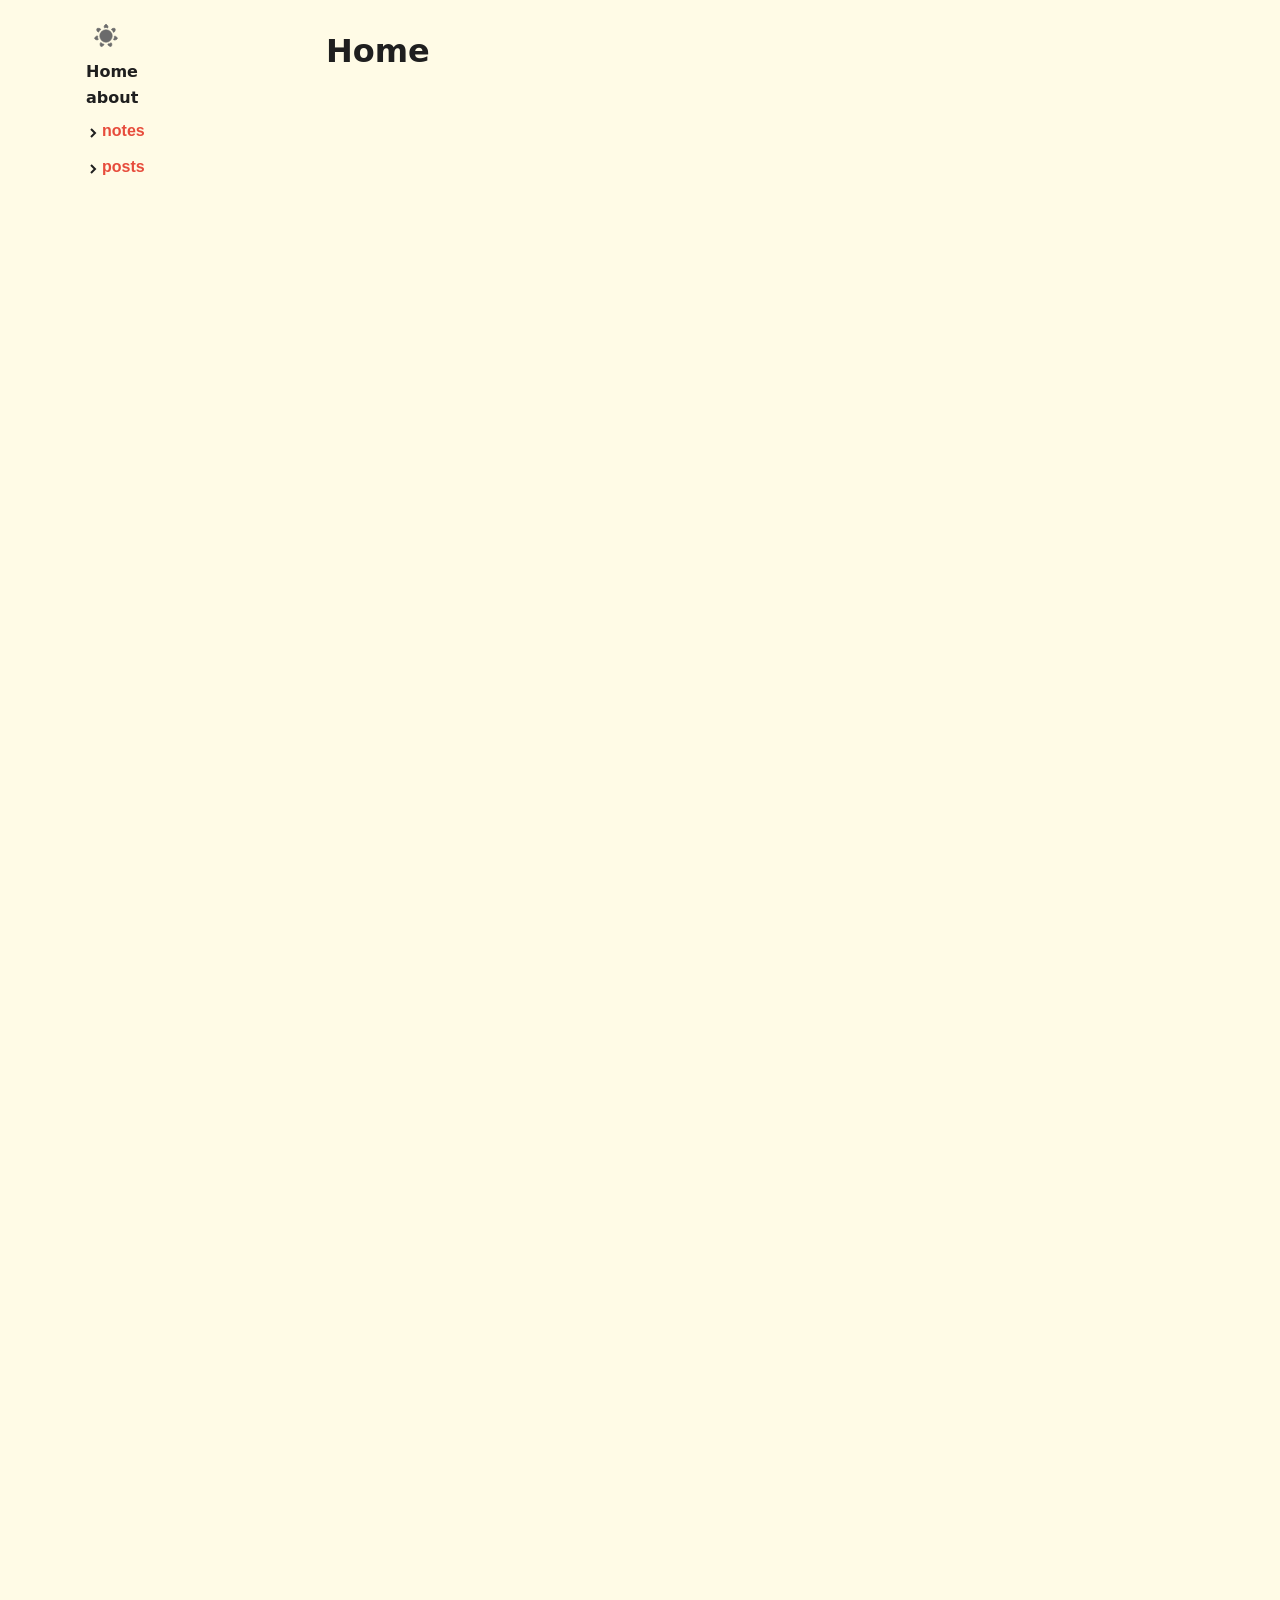
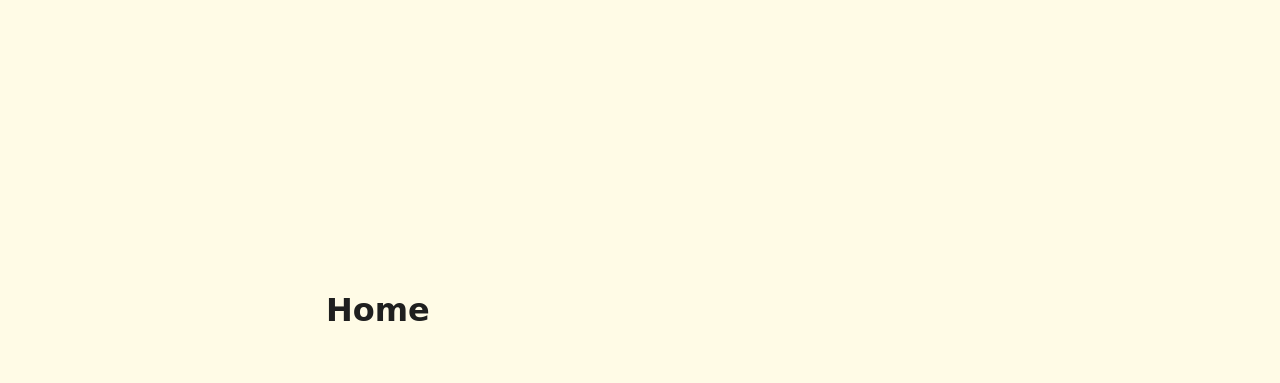
<file: index.html>
<!doctype html>

<script>
	(function () {
		const theme = localStorage.getItem("theme");
		if (
			theme === "dark" ||
			(!theme && matchMedia("(prefers-color-scheme: dark)").matches)
		) {
			document.documentElement.classList.add("dark");
		}
	})();
</script>
<html lang="en">

<head>
	<meta charset="utf-8" />
	<meta name="viewport" content="width=device-width, initial-scale=1" />
	
		<link href="./_app/immutable/assets/Callout.CPE9MIBf.css" rel="stylesheet">
		<link href="./_app/immutable/assets/0.Be9qc8Hh.css" rel="stylesheet">
		<link href="./_app/immutable/assets/UltrasoundSimulator.ClzSmXLd.css" rel="stylesheet">
		<link href="./_app/immutable/assets/SingleElementPlot.DmoNw5IX.css" rel="stylesheet">
		<link href="./_app/immutable/assets/Image.D1maJH0y.css" rel="stylesheet">
		<link href="./_app/immutable/assets/ThemedSVG.DsEYLBCP.css" rel="stylesheet">
		<link rel="modulepreload" href="./_app/immutable/entry/start.JaY3Ffof.js">
		<link rel="modulepreload" href="./_app/immutable/chunks/CgdrutAM.js">
		<link rel="modulepreload" href="./_app/immutable/chunks/2_3Ag8P1.js">
		<link rel="modulepreload" href="./_app/immutable/chunks/DIeogL5L.js">
		<link rel="modulepreload" href="./_app/immutable/chunks/D57K5NUi.js">
		<link rel="modulepreload" href="./_app/immutable/chunks/DU7PcQDl.js">
		<link rel="modulepreload" href="./_app/immutable/chunks/BQLGI1Hr.js">
		<link rel="modulepreload" href="./_app/immutable/entry/app.Bte5yk9e.js">
		<link rel="modulepreload" href="./_app/immutable/chunks/BPM0qSOr.js">
		<link rel="modulepreload" href="./_app/immutable/chunks/BcGM2uHR.js">
		<link rel="modulepreload" href="./_app/immutable/chunks/CUr7vh6p.js">
		<link rel="modulepreload" href="./_app/immutable/chunks/DsnmJJEf.js">
		<link rel="modulepreload" href="./_app/immutable/chunks/DV7tVNZB.js">
		<link rel="modulepreload" href="./_app/immutable/chunks/DZOLXL9S.js">
		<link rel="modulepreload" href="./_app/immutable/chunks/vM50zgTa.js">
		<link rel="modulepreload" href="./_app/immutable/nodes/0.CW48Ff1E.js">
		<link rel="modulepreload" href="./_app/immutable/chunks/tZWqXfMK.js">
		<link rel="modulepreload" href="./_app/immutable/chunks/69_IOA4Y.js">
		<link rel="modulepreload" href="./_app/immutable/chunks/B2SH5A7C.js">
		<link rel="modulepreload" href="./_app/immutable/chunks/CrALvu6r.js">
		<link rel="modulepreload" href="./_app/immutable/chunks/hoW9y9Zz.js">
		<link rel="modulepreload" href="./_app/immutable/chunks/B6GltS9j.js">
		<link rel="modulepreload" href="./_app/immutable/chunks/Bk1qdfhq.js">
		<link rel="modulepreload" href="./_app/immutable/nodes/2.lipqLJJH.js">
		<link rel="modulepreload" href="./_app/immutable/chunks/BvAt2ZRO.js">
		<link rel="modulepreload" href="./_app/immutable/chunks/D--Ba-JR.js"><!--12qhfyh--><link rel="icon" href="data:image/svg+xml,%3csvg%20xmlns='http://www.w3.org/2000/svg'%20width='107'%20height='128'%20viewBox='0%200%20107%20128'%3e%3ctitle%3esvelte-logo%3c/title%3e%3cpath%20d='M94.157%2022.819c-10.4-14.885-30.94-19.297-45.792-9.835L22.282%2029.608A29.92%2029.92%200%200%200%208.764%2049.65a31.5%2031.5%200%200%200%203.108%2020.231%2030%2030%200%200%200-4.477%2011.183%2031.9%2031.9%200%200%200%205.448%2024.116c10.402%2014.887%2030.942%2019.297%2045.791%209.835l26.083-16.624A29.92%2029.92%200%200%200%2098.235%2078.35a31.53%2031.53%200%200%200-3.105-20.232%2030%2030%200%200%200%204.474-11.182%2031.88%2031.88%200%200%200-5.447-24.116'%20style='fill:%23ff3e00'/%3e%3cpath%20d='M45.817%20106.582a20.72%2020.72%200%200%201-22.237-8.243%2019.17%2019.17%200%200%201-3.277-14.503%2018%2018%200%200%201%20.624-2.435l.49-1.498%201.337.981a33.6%2033.6%200%200%200%2010.203%205.098l.97.294-.09.968a5.85%205.85%200%200%200%201.052%203.878%206.24%206.24%200%200%200%206.695%202.485%205.8%205.8%200%200%200%201.603-.704L69.27%2076.28a5.43%205.43%200%200%200%202.45-3.631%205.8%205.8%200%200%200-.987-4.371%206.24%206.24%200%200%200-6.698-2.487%205.7%205.7%200%200%200-1.6.704l-9.953%206.345a19%2019%200%200%201-5.296%202.326%2020.72%2020.72%200%200%201-22.237-8.243%2019.17%2019.17%200%200%201-3.277-14.502%2017.99%2017.99%200%200%201%208.13-12.052l26.081-16.623a19%2019%200%200%201%205.3-2.329%2020.72%2020.72%200%200%201%2022.237%208.243%2019.17%2019.17%200%200%201%203.277%2014.503%2018%2018%200%200%201-.624%202.435l-.49%201.498-1.337-.98a33.6%2033.6%200%200%200-10.203-5.1l-.97-.294.09-.968a5.86%205.86%200%200%200-1.052-3.878%206.24%206.24%200%200%200-6.696-2.485%205.8%205.8%200%200%200-1.602.704L37.73%2051.72a5.42%205.42%200%200%200-2.449%203.63%205.79%205.79%200%200%200%20.986%204.372%206.24%206.24%200%200%200%206.698%202.486%205.8%205.8%200%200%200%201.602-.704l9.952-6.342a19%2019%200%200%201%205.295-2.328%2020.72%2020.72%200%200%201%2022.237%208.242%2019.17%2019.17%200%200%201%203.277%2014.503%2018%2018%200%200%201-8.13%2012.053l-26.081%2016.622a19%2019%200%200%201-5.3%202.328'%20style='fill:%23fff'/%3e%3c/svg%3e"/><!---->
</head>

<body data-sveltekit-preload-data="hover">
	<div style="display: contents"><!--[--><!--[--><!----><div class="layout svelte-12qhfyh"><div class="desktop svelte-12qhfyh"></div> <div class="desktop svelte-12qhfyh"><aside class="sidebar svelte-h1jwl0"><button aria-label="darkmode" class="svelte-1aayld0"><svg width="1.5rem" height="1.5rem" viewBox="0 0 35.277777 35.277777" version="1.1" id="svg1" xmlns="http://www.w3.org/2000/svg" class="svelte-1aayld0"><defs id="defs1"></defs><g id="layer1"><circle style="fill:currentColor;stroke:currentColor;stroke-width:0.965;stroke-dasharray:none" id="path1" cx="17.638887" cy="17.638887" r="9.1198483"></circle><path id="path2" style="fill:currentColor;stroke:currentColor;stroke-width:0.965;stroke-dasharray:none" d="M 20.486723,5.4116456 C 20.093314,6.3588743 18.985296,5.0953833 17.638887,5.0504262 16.615215,5.0162454 15.436614,6.19238 15.070183,5.2359269 14.223834,3.0267948 16.614644,0.49574582 17.638887,0.49574542 c 1.024244,-1e-7 3.695045,2.87603778 2.847836,4.91590018 z M 9.8548406,7.7888012 C 10.350127,8.6869681 8.6714524,8.7654777 7.7968312,9.7901124 7.1318585,10.56914 7.3165519,12.223915 6.3403008,11.914064 4.0854418,11.198395 3.5972336,7.751101 4.2358384,6.9503154 4.874444,6.1495291 8.7882381,5.8545931 9.8548406,7.7888012 Z M 5.0845054,17.583274 c 1.0110215,0.172767 0.025766,1.534158 0.2815403,2.856813 0.1944646,1.005613 1.6033745,1.892949 0.7524402,2.463024 C 4.1530717,24.219818 1.1534762,22.452162 0.92556027,21.453599 0.69764444,20.455035 2.9072649,17.211218 5.0845054,17.583274 Z m 4.6833717,9.836352 c 0.7654369,-0.68273 1.2155179,0.936387 2.4090839,1.561077 0.907467,0.47495 2.479655,-0.07333 2.394809,0.947388 -0.195973,2.357577 -3.448199,3.60064 -4.37101,3.156238 C 9.2779476,32.639926 8.1195051,28.889888 9.7678771,27.419626 Z m 10.6104039,2.471258 c -0.05654,-1.024118 1.48996,-0.366503 2.722539,-0.910183 0.937127,-0.413359 1.488704,-1.984395 2.233837,-1.281649 1.72104,1.623142 0.665176,4.940872 -0.257635,5.385275 -0.922812,0.444403 -4.576986,-0.988001 -4.698741,-3.193443 z m 8.547586,-6.754745 c -0.835938,-0.594323 0.642432,-1.393408 0.985866,-2.696055 0.261112,-0.990401 -0.623271,-2.401166 0.390741,-2.545579 2.342075,-0.333552 4.27766,2.560527 4.049745,3.55909 -0.227916,0.998564 -3.626155,2.962424 -5.426352,1.682544 z m 0.04826,-10.894285 c -0.985859,0.283008 -0.68886,-1.37105 -1.493184,-2.4517447 -0.611525,-0.8216504 -2.26591,-1.0098099 -1.746591,-1.8926359 1.199479,-2.0390736 4.668979,-1.7479463 5.307584,-0.9471612 0.638606,0.8007862 0.05525,4.6820828 -2.067809,5.2915418 z"></path></g></svg></button><!----> <ul class="svelte-e7hni"><!--[--><li class="explorer-node svelte-e7hni"><!--[!--><a href="./" class="svelte-e7hni">Home</a><!--]--></li><li class="explorer-node svelte-e7hni"><!--[!--><a href="./about" class="svelte-e7hni">about</a><!--]--></li><li class="explorer-node svelte-e7hni"><!--[--><div class="explorer-node svelte-15uewpz"><button aria-expanded="false" class="subnav-button svelte-15uewpz"><div class="arrow-icon svelte-15uewpz"><svg width="16" height="16" viewBox="0 0 16 16"><polyline points="4 7 8 11 12 7" fill="none" stroke="currentColor" stroke-width="2"></polyline></svg></div> <span class="subnav-button-text svelte-15uewpz">notes</span></button> <!--[!--><!--]--></div><!--]--></li><li class="explorer-node svelte-e7hni"><!--[--><div class="explorer-node svelte-15uewpz"><button aria-expanded="false" class="subnav-button svelte-15uewpz"><div class="arrow-icon svelte-15uewpz"><svg width="16" height="16" viewBox="0 0 16 16"><polyline points="4 7 8 11 12 7" fill="none" stroke="currentColor" stroke-width="2"></polyline></svg></div> <span class="subnav-button-text svelte-15uewpz">posts</span></button> <!--[!--><!--]--></div><!--]--></li><!--]--></ul><!----></aside><!----></div> <div class="mobile svelte-12qhfyh"><div class="top_bar svelte-1nlxmlp"><button class="burger svelte-1nlxmlp">☰</button> <button aria-label="darkmode" class="svelte-1aayld0"><svg width="1.5rem" height="1.5rem" viewBox="0 0 35.277777 35.277777" version="1.1" id="svg1" xmlns="http://www.w3.org/2000/svg" class="svelte-1aayld0"><defs id="defs1"></defs><g id="layer1"><circle style="fill:currentColor;stroke:currentColor;stroke-width:0.965;stroke-dasharray:none" id="path1" cx="17.638887" cy="17.638887" r="9.1198483"></circle><path id="path2" style="fill:currentColor;stroke:currentColor;stroke-width:0.965;stroke-dasharray:none" d="M 20.486723,5.4116456 C 20.093314,6.3588743 18.985296,5.0953833 17.638887,5.0504262 16.615215,5.0162454 15.436614,6.19238 15.070183,5.2359269 14.223834,3.0267948 16.614644,0.49574582 17.638887,0.49574542 c 1.024244,-1e-7 3.695045,2.87603778 2.847836,4.91590018 z M 9.8548406,7.7888012 C 10.350127,8.6869681 8.6714524,8.7654777 7.7968312,9.7901124 7.1318585,10.56914 7.3165519,12.223915 6.3403008,11.914064 4.0854418,11.198395 3.5972336,7.751101 4.2358384,6.9503154 4.874444,6.1495291 8.7882381,5.8545931 9.8548406,7.7888012 Z M 5.0845054,17.583274 c 1.0110215,0.172767 0.025766,1.534158 0.2815403,2.856813 0.1944646,1.005613 1.6033745,1.892949 0.7524402,2.463024 C 4.1530717,24.219818 1.1534762,22.452162 0.92556027,21.453599 0.69764444,20.455035 2.9072649,17.211218 5.0845054,17.583274 Z m 4.6833717,9.836352 c 0.7654369,-0.68273 1.2155179,0.936387 2.4090839,1.561077 0.907467,0.47495 2.479655,-0.07333 2.394809,0.947388 -0.195973,2.357577 -3.448199,3.60064 -4.37101,3.156238 C 9.2779476,32.639926 8.1195051,28.889888 9.7678771,27.419626 Z m 10.6104039,2.471258 c -0.05654,-1.024118 1.48996,-0.366503 2.722539,-0.910183 0.937127,-0.413359 1.488704,-1.984395 2.233837,-1.281649 1.72104,1.623142 0.665176,4.940872 -0.257635,5.385275 -0.922812,0.444403 -4.576986,-0.988001 -4.698741,-3.193443 z m 8.547586,-6.754745 c -0.835938,-0.594323 0.642432,-1.393408 0.985866,-2.696055 0.261112,-0.990401 -0.623271,-2.401166 0.390741,-2.545579 2.342075,-0.333552 4.27766,2.560527 4.049745,3.55909 -0.227916,0.998564 -3.626155,2.962424 -5.426352,1.682544 z m 0.04826,-10.894285 c -0.985859,0.283008 -0.68886,-1.37105 -1.493184,-2.4517447 -0.611525,-0.8216504 -2.26591,-1.0098099 -1.746591,-1.8926359 1.199479,-2.0390736 4.668979,-1.7479463 5.307584,-0.9471612 0.638606,0.8007862 0.05525,4.6820828 -2.067809,5.2915418 z"></path></g></svg></button><!----></div> <nav class="menu  svelte-1nlxmlp"><div class="explorer svelte-1nlxmlp"><ul class="svelte-e7hni"><!--[--><li class="explorer-node svelte-e7hni"><!--[!--><a href="./" class="svelte-e7hni">Home</a><!--]--></li><li class="explorer-node svelte-e7hni"><!--[!--><a href="./about" class="svelte-e7hni">about</a><!--]--></li><li class="explorer-node svelte-e7hni"><!--[--><div class="explorer-node svelte-15uewpz"><button aria-expanded="false" class="subnav-button svelte-15uewpz"><div class="arrow-icon svelte-15uewpz"><svg width="16" height="16" viewBox="0 0 16 16"><polyline points="4 7 8 11 12 7" fill="none" stroke="currentColor" stroke-width="2"></polyline></svg></div> <span class="subnav-button-text svelte-15uewpz">notes</span></button> <!--[!--><!--]--></div><!--]--></li><li class="explorer-node svelte-e7hni"><!--[--><div class="explorer-node svelte-15uewpz"><button aria-expanded="false" class="subnav-button svelte-15uewpz"><div class="arrow-icon svelte-15uewpz"><svg width="16" height="16" viewBox="0 0 16 16"><polyline points="4 7 8 11 12 7" fill="none" stroke="currentColor" stroke-width="2"></polyline></svg></div> <span class="subnav-button-text svelte-15uewpz">posts</span></button> <!--[!--><!--]--></div><!--]--></li><!--]--></ul><!----></div></nav> <!--[!--><!--]--><!----></div> <main class="content svelte-12qhfyh"><!----><h1>Home</h1>  <div style="height: 5000px;"></div> <h1>Home</h1><!----><!----></main> <div class="desktop svelte-12qhfyh"></div></div><!----><!--]--> <!--[!--><!--]--><!--]-->
			
			<script>
				{
					__sveltekit_1mgzlw4 = {
						base: new URL(".", location).pathname.slice(0, -1),
						assets: "/test_website"
					};

					const element = document.currentScript.parentElement;

					Promise.all([
						import("./_app/immutable/entry/start.JaY3Ffof.js"),
						import("./_app/immutable/entry/app.Bte5yk9e.js")
					]).then(([kit, app]) => {
						kit.start(app, element, {
							node_ids: [0, 2],
							data: [null,null],
							form: null,
							error: null
						});
					});
				}
			</script>
		</div>
</body>

</html>
</file>
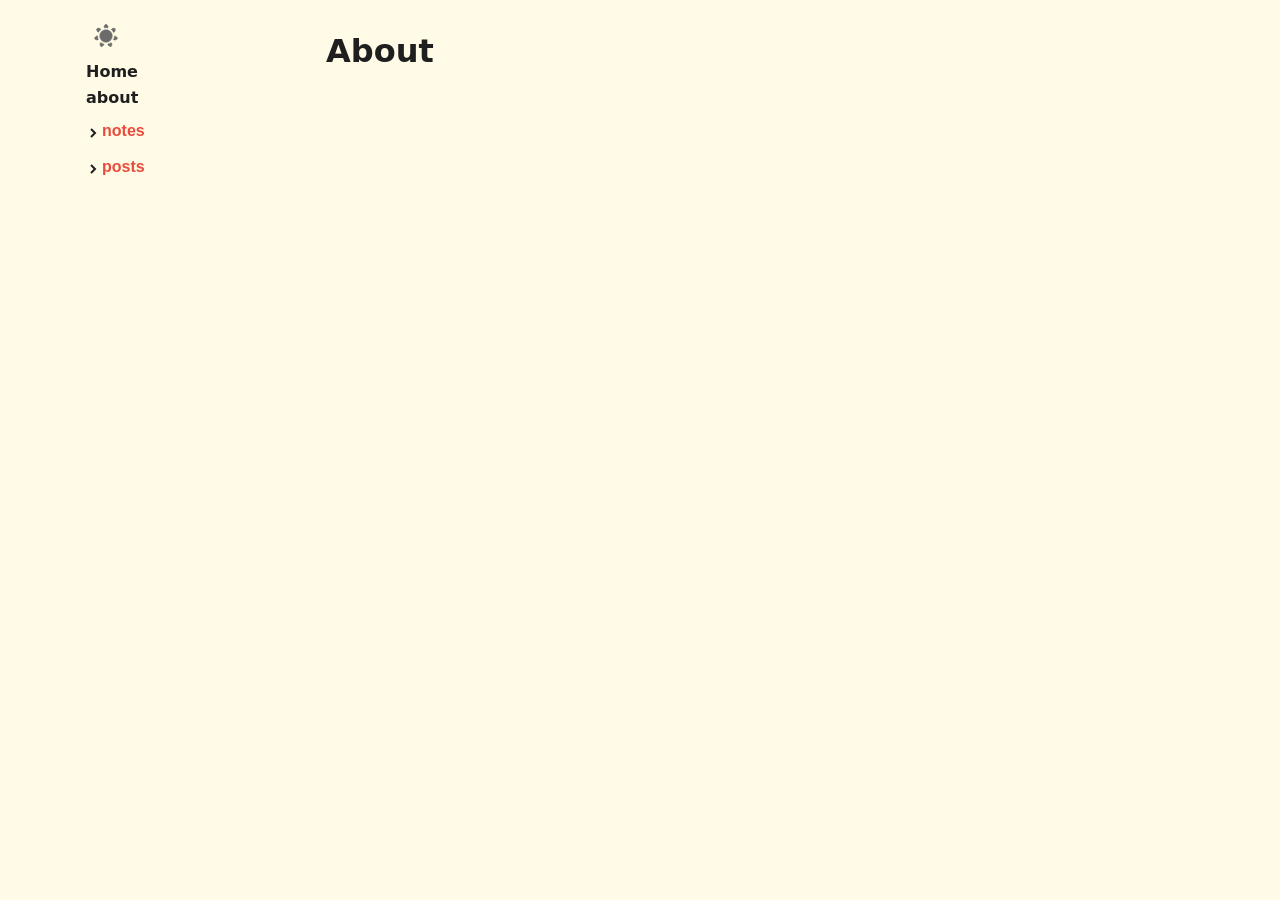
<file: about.html>
<!doctype html>

<script>
	(function () {
		const theme = localStorage.getItem("theme");
		if (
			theme === "dark" ||
			(!theme && matchMedia("(prefers-color-scheme: dark)").matches)
		) {
			document.documentElement.classList.add("dark");
		}
	})();
</script>
<html lang="en">

<head>
	<meta charset="utf-8" />
	<meta name="viewport" content="width=device-width, initial-scale=1" />
	
		<link href="./_app/immutable/assets/Callout.CPE9MIBf.css" rel="stylesheet">
		<link href="./_app/immutable/assets/0.Be9qc8Hh.css" rel="stylesheet">
		<link rel="modulepreload" href="./_app/immutable/entry/start.JaY3Ffof.js">
		<link rel="modulepreload" href="./_app/immutable/chunks/CgdrutAM.js">
		<link rel="modulepreload" href="./_app/immutable/chunks/2_3Ag8P1.js">
		<link rel="modulepreload" href="./_app/immutable/chunks/DIeogL5L.js">
		<link rel="modulepreload" href="./_app/immutable/chunks/D57K5NUi.js">
		<link rel="modulepreload" href="./_app/immutable/chunks/DU7PcQDl.js">
		<link rel="modulepreload" href="./_app/immutable/chunks/BQLGI1Hr.js">
		<link rel="modulepreload" href="./_app/immutable/entry/app.Bte5yk9e.js">
		<link rel="modulepreload" href="./_app/immutable/chunks/BPM0qSOr.js">
		<link rel="modulepreload" href="./_app/immutable/chunks/BcGM2uHR.js">
		<link rel="modulepreload" href="./_app/immutable/chunks/CUr7vh6p.js">
		<link rel="modulepreload" href="./_app/immutable/chunks/DsnmJJEf.js">
		<link rel="modulepreload" href="./_app/immutable/chunks/DV7tVNZB.js">
		<link rel="modulepreload" href="./_app/immutable/chunks/DZOLXL9S.js">
		<link rel="modulepreload" href="./_app/immutable/chunks/vM50zgTa.js">
		<link rel="modulepreload" href="./_app/immutable/nodes/0.CW48Ff1E.js">
		<link rel="modulepreload" href="./_app/immutable/chunks/tZWqXfMK.js">
		<link rel="modulepreload" href="./_app/immutable/chunks/69_IOA4Y.js">
		<link rel="modulepreload" href="./_app/immutable/chunks/B2SH5A7C.js">
		<link rel="modulepreload" href="./_app/immutable/chunks/CrALvu6r.js">
		<link rel="modulepreload" href="./_app/immutable/chunks/hoW9y9Zz.js">
		<link rel="modulepreload" href="./_app/immutable/chunks/B6GltS9j.js">
		<link rel="modulepreload" href="./_app/immutable/chunks/Bk1qdfhq.js">
		<link rel="modulepreload" href="./_app/immutable/nodes/3.BTIMNeg8.js"><!--12qhfyh--><link rel="icon" href="data:image/svg+xml,%3csvg%20xmlns='http://www.w3.org/2000/svg'%20width='107'%20height='128'%20viewBox='0%200%20107%20128'%3e%3ctitle%3esvelte-logo%3c/title%3e%3cpath%20d='M94.157%2022.819c-10.4-14.885-30.94-19.297-45.792-9.835L22.282%2029.608A29.92%2029.92%200%200%200%208.764%2049.65a31.5%2031.5%200%200%200%203.108%2020.231%2030%2030%200%200%200-4.477%2011.183%2031.9%2031.9%200%200%200%205.448%2024.116c10.402%2014.887%2030.942%2019.297%2045.791%209.835l26.083-16.624A29.92%2029.92%200%200%200%2098.235%2078.35a31.53%2031.53%200%200%200-3.105-20.232%2030%2030%200%200%200%204.474-11.182%2031.88%2031.88%200%200%200-5.447-24.116'%20style='fill:%23ff3e00'/%3e%3cpath%20d='M45.817%20106.582a20.72%2020.72%200%200%201-22.237-8.243%2019.17%2019.17%200%200%201-3.277-14.503%2018%2018%200%200%201%20.624-2.435l.49-1.498%201.337.981a33.6%2033.6%200%200%200%2010.203%205.098l.97.294-.09.968a5.85%205.85%200%200%200%201.052%203.878%206.24%206.24%200%200%200%206.695%202.485%205.8%205.8%200%200%200%201.603-.704L69.27%2076.28a5.43%205.43%200%200%200%202.45-3.631%205.8%205.8%200%200%200-.987-4.371%206.24%206.24%200%200%200-6.698-2.487%205.7%205.7%200%200%200-1.6.704l-9.953%206.345a19%2019%200%200%201-5.296%202.326%2020.72%2020.72%200%200%201-22.237-8.243%2019.17%2019.17%200%200%201-3.277-14.502%2017.99%2017.99%200%200%201%208.13-12.052l26.081-16.623a19%2019%200%200%201%205.3-2.329%2020.72%2020.72%200%200%201%2022.237%208.243%2019.17%2019.17%200%200%201%203.277%2014.503%2018%2018%200%200%201-.624%202.435l-.49%201.498-1.337-.98a33.6%2033.6%200%200%200-10.203-5.1l-.97-.294.09-.968a5.86%205.86%200%200%200-1.052-3.878%206.24%206.24%200%200%200-6.696-2.485%205.8%205.8%200%200%200-1.602.704L37.73%2051.72a5.42%205.42%200%200%200-2.449%203.63%205.79%205.79%200%200%200%20.986%204.372%206.24%206.24%200%200%200%206.698%202.486%205.8%205.8%200%200%200%201.602-.704l9.952-6.342a19%2019%200%200%201%205.295-2.328%2020.72%2020.72%200%200%201%2022.237%208.242%2019.17%2019.17%200%200%201%203.277%2014.503%2018%2018%200%200%201-8.13%2012.053l-26.081%2016.622a19%2019%200%200%201-5.3%202.328'%20style='fill:%23fff'/%3e%3c/svg%3e"/><!---->
</head>

<body data-sveltekit-preload-data="hover">
	<div style="display: contents"><!--[--><!--[--><!----><div class="layout svelte-12qhfyh"><div class="desktop svelte-12qhfyh"></div> <div class="desktop svelte-12qhfyh"><aside class="sidebar svelte-h1jwl0"><button aria-label="darkmode" class="svelte-1aayld0"><svg width="1.5rem" height="1.5rem" viewBox="0 0 35.277777 35.277777" version="1.1" id="svg1" xmlns="http://www.w3.org/2000/svg" class="svelte-1aayld0"><defs id="defs1"></defs><g id="layer1"><circle style="fill:currentColor;stroke:currentColor;stroke-width:0.965;stroke-dasharray:none" id="path1" cx="17.638887" cy="17.638887" r="9.1198483"></circle><path id="path2" style="fill:currentColor;stroke:currentColor;stroke-width:0.965;stroke-dasharray:none" d="M 20.486723,5.4116456 C 20.093314,6.3588743 18.985296,5.0953833 17.638887,5.0504262 16.615215,5.0162454 15.436614,6.19238 15.070183,5.2359269 14.223834,3.0267948 16.614644,0.49574582 17.638887,0.49574542 c 1.024244,-1e-7 3.695045,2.87603778 2.847836,4.91590018 z M 9.8548406,7.7888012 C 10.350127,8.6869681 8.6714524,8.7654777 7.7968312,9.7901124 7.1318585,10.56914 7.3165519,12.223915 6.3403008,11.914064 4.0854418,11.198395 3.5972336,7.751101 4.2358384,6.9503154 4.874444,6.1495291 8.7882381,5.8545931 9.8548406,7.7888012 Z M 5.0845054,17.583274 c 1.0110215,0.172767 0.025766,1.534158 0.2815403,2.856813 0.1944646,1.005613 1.6033745,1.892949 0.7524402,2.463024 C 4.1530717,24.219818 1.1534762,22.452162 0.92556027,21.453599 0.69764444,20.455035 2.9072649,17.211218 5.0845054,17.583274 Z m 4.6833717,9.836352 c 0.7654369,-0.68273 1.2155179,0.936387 2.4090839,1.561077 0.907467,0.47495 2.479655,-0.07333 2.394809,0.947388 -0.195973,2.357577 -3.448199,3.60064 -4.37101,3.156238 C 9.2779476,32.639926 8.1195051,28.889888 9.7678771,27.419626 Z m 10.6104039,2.471258 c -0.05654,-1.024118 1.48996,-0.366503 2.722539,-0.910183 0.937127,-0.413359 1.488704,-1.984395 2.233837,-1.281649 1.72104,1.623142 0.665176,4.940872 -0.257635,5.385275 -0.922812,0.444403 -4.576986,-0.988001 -4.698741,-3.193443 z m 8.547586,-6.754745 c -0.835938,-0.594323 0.642432,-1.393408 0.985866,-2.696055 0.261112,-0.990401 -0.623271,-2.401166 0.390741,-2.545579 2.342075,-0.333552 4.27766,2.560527 4.049745,3.55909 -0.227916,0.998564 -3.626155,2.962424 -5.426352,1.682544 z m 0.04826,-10.894285 c -0.985859,0.283008 -0.68886,-1.37105 -1.493184,-2.4517447 -0.611525,-0.8216504 -2.26591,-1.0098099 -1.746591,-1.8926359 1.199479,-2.0390736 4.668979,-1.7479463 5.307584,-0.9471612 0.638606,0.8007862 0.05525,4.6820828 -2.067809,5.2915418 z"></path></g></svg></button><!----> <ul class="svelte-e7hni"><!--[--><li class="explorer-node svelte-e7hni"><!--[!--><a href="./" class="svelte-e7hni">Home</a><!--]--></li><li class="explorer-node svelte-e7hni"><!--[!--><a href="./about" class="svelte-e7hni">about</a><!--]--></li><li class="explorer-node svelte-e7hni"><!--[--><div class="explorer-node svelte-15uewpz"><button aria-expanded="false" class="subnav-button svelte-15uewpz"><div class="arrow-icon svelte-15uewpz"><svg width="16" height="16" viewBox="0 0 16 16"><polyline points="4 7 8 11 12 7" fill="none" stroke="currentColor" stroke-width="2"></polyline></svg></div> <span class="subnav-button-text svelte-15uewpz">notes</span></button> <!--[!--><!--]--></div><!--]--></li><li class="explorer-node svelte-e7hni"><!--[--><div class="explorer-node svelte-15uewpz"><button aria-expanded="false" class="subnav-button svelte-15uewpz"><div class="arrow-icon svelte-15uewpz"><svg width="16" height="16" viewBox="0 0 16 16"><polyline points="4 7 8 11 12 7" fill="none" stroke="currentColor" stroke-width="2"></polyline></svg></div> <span class="subnav-button-text svelte-15uewpz">posts</span></button> <!--[!--><!--]--></div><!--]--></li><!--]--></ul><!----></aside><!----></div> <div class="mobile svelte-12qhfyh"><div class="top_bar svelte-1nlxmlp"><button class="burger svelte-1nlxmlp">☰</button> <button aria-label="darkmode" class="svelte-1aayld0"><svg width="1.5rem" height="1.5rem" viewBox="0 0 35.277777 35.277777" version="1.1" id="svg1" xmlns="http://www.w3.org/2000/svg" class="svelte-1aayld0"><defs id="defs1"></defs><g id="layer1"><circle style="fill:currentColor;stroke:currentColor;stroke-width:0.965;stroke-dasharray:none" id="path1" cx="17.638887" cy="17.638887" r="9.1198483"></circle><path id="path2" style="fill:currentColor;stroke:currentColor;stroke-width:0.965;stroke-dasharray:none" d="M 20.486723,5.4116456 C 20.093314,6.3588743 18.985296,5.0953833 17.638887,5.0504262 16.615215,5.0162454 15.436614,6.19238 15.070183,5.2359269 14.223834,3.0267948 16.614644,0.49574582 17.638887,0.49574542 c 1.024244,-1e-7 3.695045,2.87603778 2.847836,4.91590018 z M 9.8548406,7.7888012 C 10.350127,8.6869681 8.6714524,8.7654777 7.7968312,9.7901124 7.1318585,10.56914 7.3165519,12.223915 6.3403008,11.914064 4.0854418,11.198395 3.5972336,7.751101 4.2358384,6.9503154 4.874444,6.1495291 8.7882381,5.8545931 9.8548406,7.7888012 Z M 5.0845054,17.583274 c 1.0110215,0.172767 0.025766,1.534158 0.2815403,2.856813 0.1944646,1.005613 1.6033745,1.892949 0.7524402,2.463024 C 4.1530717,24.219818 1.1534762,22.452162 0.92556027,21.453599 0.69764444,20.455035 2.9072649,17.211218 5.0845054,17.583274 Z m 4.6833717,9.836352 c 0.7654369,-0.68273 1.2155179,0.936387 2.4090839,1.561077 0.907467,0.47495 2.479655,-0.07333 2.394809,0.947388 -0.195973,2.357577 -3.448199,3.60064 -4.37101,3.156238 C 9.2779476,32.639926 8.1195051,28.889888 9.7678771,27.419626 Z m 10.6104039,2.471258 c -0.05654,-1.024118 1.48996,-0.366503 2.722539,-0.910183 0.937127,-0.413359 1.488704,-1.984395 2.233837,-1.281649 1.72104,1.623142 0.665176,4.940872 -0.257635,5.385275 -0.922812,0.444403 -4.576986,-0.988001 -4.698741,-3.193443 z m 8.547586,-6.754745 c -0.835938,-0.594323 0.642432,-1.393408 0.985866,-2.696055 0.261112,-0.990401 -0.623271,-2.401166 0.390741,-2.545579 2.342075,-0.333552 4.27766,2.560527 4.049745,3.55909 -0.227916,0.998564 -3.626155,2.962424 -5.426352,1.682544 z m 0.04826,-10.894285 c -0.985859,0.283008 -0.68886,-1.37105 -1.493184,-2.4517447 -0.611525,-0.8216504 -2.26591,-1.0098099 -1.746591,-1.8926359 1.199479,-2.0390736 4.668979,-1.7479463 5.307584,-0.9471612 0.638606,0.8007862 0.05525,4.6820828 -2.067809,5.2915418 z"></path></g></svg></button><!----></div> <nav class="menu  svelte-1nlxmlp"><div class="explorer svelte-1nlxmlp"><ul class="svelte-e7hni"><!--[--><li class="explorer-node svelte-e7hni"><!--[!--><a href="./" class="svelte-e7hni">Home</a><!--]--></li><li class="explorer-node svelte-e7hni"><!--[!--><a href="./about" class="svelte-e7hni">about</a><!--]--></li><li class="explorer-node svelte-e7hni"><!--[--><div class="explorer-node svelte-15uewpz"><button aria-expanded="false" class="subnav-button svelte-15uewpz"><div class="arrow-icon svelte-15uewpz"><svg width="16" height="16" viewBox="0 0 16 16"><polyline points="4 7 8 11 12 7" fill="none" stroke="currentColor" stroke-width="2"></polyline></svg></div> <span class="subnav-button-text svelte-15uewpz">notes</span></button> <!--[!--><!--]--></div><!--]--></li><li class="explorer-node svelte-e7hni"><!--[--><div class="explorer-node svelte-15uewpz"><button aria-expanded="false" class="subnav-button svelte-15uewpz"><div class="arrow-icon svelte-15uewpz"><svg width="16" height="16" viewBox="0 0 16 16"><polyline points="4 7 8 11 12 7" fill="none" stroke="currentColor" stroke-width="2"></polyline></svg></div> <span class="subnav-button-text svelte-15uewpz">posts</span></button> <!--[!--><!--]--></div><!--]--></li><!--]--></ul><!----></div></nav> <!--[!--><!--]--><!----></div> <main class="content svelte-12qhfyh"><!----><h1>About</h1><!----><!----></main> <div class="desktop svelte-12qhfyh"></div></div><!----><!--]--> <!--[!--><!--]--><!--]-->
			
			<script>
				{
					__sveltekit_1mgzlw4 = {
						base: new URL(".", location).pathname.slice(0, -1),
						assets: "/test_website"
					};

					const element = document.currentScript.parentElement;

					Promise.all([
						import("./_app/immutable/entry/start.JaY3Ffof.js"),
						import("./_app/immutable/entry/app.Bte5yk9e.js")
					]).then(([kit, app]) => {
						kit.start(app, element, {
							node_ids: [0, 3],
							data: [null,null],
							form: null,
							error: null
						});
					});
				}
			</script>
		</div>
</body>

</html>
</file>
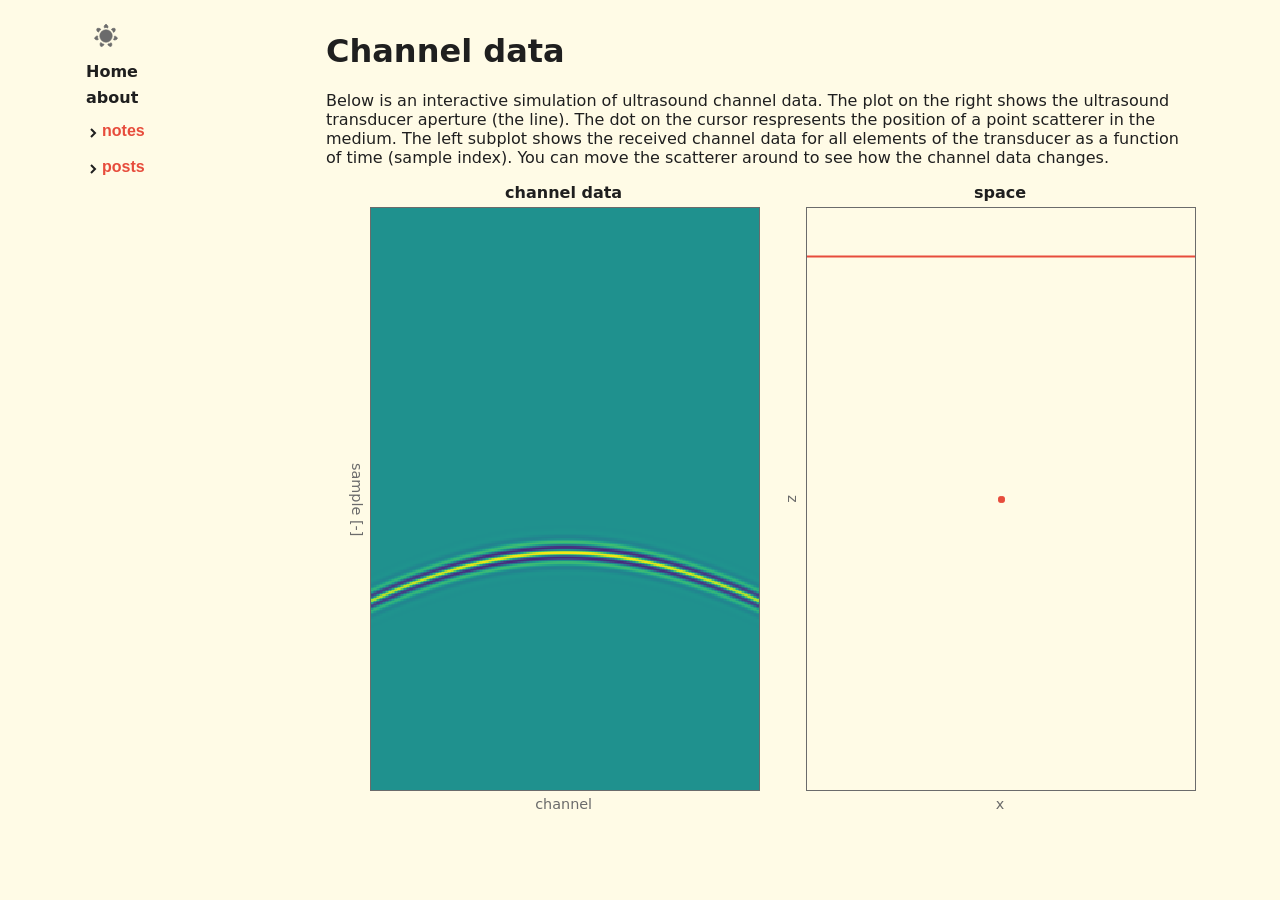
<file: notes/channel-data.html>
<!doctype html>

<script>
	(function () {
		const theme = localStorage.getItem("theme");
		if (
			theme === "dark" ||
			(!theme && matchMedia("(prefers-color-scheme: dark)").matches)
		) {
			document.documentElement.classList.add("dark");
		}
	})();
</script>
<html lang="en">

<head>
	<meta charset="utf-8" />
	<meta name="viewport" content="width=device-width, initial-scale=1" />
	
		<link href="../_app/immutable/assets/Callout.CPE9MIBf.css" rel="stylesheet">
		<link href="../_app/immutable/assets/0.Be9qc8Hh.css" rel="stylesheet">
		<link href="../_app/immutable/assets/UltrasoundSimulator.ClzSmXLd.css" rel="stylesheet">
		<link href="../_app/immutable/assets/Image.D1maJH0y.css" rel="stylesheet">
		<link href="../_app/immutable/assets/ThemedSVG.DsEYLBCP.css" rel="stylesheet">
		<link rel="modulepreload" href="../_app/immutable/entry/start.JaY3Ffof.js">
		<link rel="modulepreload" href="../_app/immutable/chunks/CgdrutAM.js">
		<link rel="modulepreload" href="../_app/immutable/chunks/2_3Ag8P1.js">
		<link rel="modulepreload" href="../_app/immutable/chunks/DIeogL5L.js">
		<link rel="modulepreload" href="../_app/immutable/chunks/D57K5NUi.js">
		<link rel="modulepreload" href="../_app/immutable/chunks/DU7PcQDl.js">
		<link rel="modulepreload" href="../_app/immutable/chunks/BQLGI1Hr.js">
		<link rel="modulepreload" href="../_app/immutable/entry/app.Bte5yk9e.js">
		<link rel="modulepreload" href="../_app/immutable/chunks/BPM0qSOr.js">
		<link rel="modulepreload" href="../_app/immutable/chunks/BcGM2uHR.js">
		<link rel="modulepreload" href="../_app/immutable/chunks/CUr7vh6p.js">
		<link rel="modulepreload" href="../_app/immutable/chunks/DsnmJJEf.js">
		<link rel="modulepreload" href="../_app/immutable/chunks/DV7tVNZB.js">
		<link rel="modulepreload" href="../_app/immutable/chunks/DZOLXL9S.js">
		<link rel="modulepreload" href="../_app/immutable/chunks/vM50zgTa.js">
		<link rel="modulepreload" href="../_app/immutable/nodes/0.CW48Ff1E.js">
		<link rel="modulepreload" href="../_app/immutable/chunks/tZWqXfMK.js">
		<link rel="modulepreload" href="../_app/immutable/chunks/69_IOA4Y.js">
		<link rel="modulepreload" href="../_app/immutable/chunks/B2SH5A7C.js">
		<link rel="modulepreload" href="../_app/immutable/chunks/CrALvu6r.js">
		<link rel="modulepreload" href="../_app/immutable/chunks/hoW9y9Zz.js">
		<link rel="modulepreload" href="../_app/immutable/chunks/B6GltS9j.js">
		<link rel="modulepreload" href="../_app/immutable/chunks/Bk1qdfhq.js">
		<link rel="modulepreload" href="../_app/immutable/nodes/4.DLFnxNMH.js">
		<link rel="modulepreload" href="../_app/immutable/chunks/BvAt2ZRO.js"><!--12qhfyh--><link rel="icon" href="data:image/svg+xml,%3csvg%20xmlns='http://www.w3.org/2000/svg'%20width='107'%20height='128'%20viewBox='0%200%20107%20128'%3e%3ctitle%3esvelte-logo%3c/title%3e%3cpath%20d='M94.157%2022.819c-10.4-14.885-30.94-19.297-45.792-9.835L22.282%2029.608A29.92%2029.92%200%200%200%208.764%2049.65a31.5%2031.5%200%200%200%203.108%2020.231%2030%2030%200%200%200-4.477%2011.183%2031.9%2031.9%200%200%200%205.448%2024.116c10.402%2014.887%2030.942%2019.297%2045.791%209.835l26.083-16.624A29.92%2029.92%200%200%200%2098.235%2078.35a31.53%2031.53%200%200%200-3.105-20.232%2030%2030%200%200%200%204.474-11.182%2031.88%2031.88%200%200%200-5.447-24.116'%20style='fill:%23ff3e00'/%3e%3cpath%20d='M45.817%20106.582a20.72%2020.72%200%200%201-22.237-8.243%2019.17%2019.17%200%200%201-3.277-14.503%2018%2018%200%200%201%20.624-2.435l.49-1.498%201.337.981a33.6%2033.6%200%200%200%2010.203%205.098l.97.294-.09.968a5.85%205.85%200%200%200%201.052%203.878%206.24%206.24%200%200%200%206.695%202.485%205.8%205.8%200%200%200%201.603-.704L69.27%2076.28a5.43%205.43%200%200%200%202.45-3.631%205.8%205.8%200%200%200-.987-4.371%206.24%206.24%200%200%200-6.698-2.487%205.7%205.7%200%200%200-1.6.704l-9.953%206.345a19%2019%200%200%201-5.296%202.326%2020.72%2020.72%200%200%201-22.237-8.243%2019.17%2019.17%200%200%201-3.277-14.502%2017.99%2017.99%200%200%201%208.13-12.052l26.081-16.623a19%2019%200%200%201%205.3-2.329%2020.72%2020.72%200%200%201%2022.237%208.243%2019.17%2019.17%200%200%201%203.277%2014.503%2018%2018%200%200%201-.624%202.435l-.49%201.498-1.337-.98a33.6%2033.6%200%200%200-10.203-5.1l-.97-.294.09-.968a5.86%205.86%200%200%200-1.052-3.878%206.24%206.24%200%200%200-6.696-2.485%205.8%205.8%200%200%200-1.602.704L37.73%2051.72a5.42%205.42%200%200%200-2.449%203.63%205.79%205.79%200%200%200%20.986%204.372%206.24%206.24%200%200%200%206.698%202.486%205.8%205.8%200%200%200%201.602-.704l9.952-6.342a19%2019%200%200%201%205.295-2.328%2020.72%2020.72%200%200%201%2022.237%208.242%2019.17%2019.17%200%200%201%203.277%2014.503%2018%2018%200%200%201-8.13%2012.053l-26.081%2016.622a19%2019%200%200%201-5.3%202.328'%20style='fill:%23fff'/%3e%3c/svg%3e"/><!---->
</head>

<body data-sveltekit-preload-data="hover">
	<div style="display: contents"><!--[--><!--[--><!----><div class="layout svelte-12qhfyh"><div class="desktop svelte-12qhfyh"></div> <div class="desktop svelte-12qhfyh"><aside class="sidebar svelte-h1jwl0"><button aria-label="darkmode" class="svelte-1aayld0"><svg width="1.5rem" height="1.5rem" viewBox="0 0 35.277777 35.277777" version="1.1" id="svg1" xmlns="http://www.w3.org/2000/svg" class="svelte-1aayld0"><defs id="defs1"></defs><g id="layer1"><circle style="fill:currentColor;stroke:currentColor;stroke-width:0.965;stroke-dasharray:none" id="path1" cx="17.638887" cy="17.638887" r="9.1198483"></circle><path id="path2" style="fill:currentColor;stroke:currentColor;stroke-width:0.965;stroke-dasharray:none" d="M 20.486723,5.4116456 C 20.093314,6.3588743 18.985296,5.0953833 17.638887,5.0504262 16.615215,5.0162454 15.436614,6.19238 15.070183,5.2359269 14.223834,3.0267948 16.614644,0.49574582 17.638887,0.49574542 c 1.024244,-1e-7 3.695045,2.87603778 2.847836,4.91590018 z M 9.8548406,7.7888012 C 10.350127,8.6869681 8.6714524,8.7654777 7.7968312,9.7901124 7.1318585,10.56914 7.3165519,12.223915 6.3403008,11.914064 4.0854418,11.198395 3.5972336,7.751101 4.2358384,6.9503154 4.874444,6.1495291 8.7882381,5.8545931 9.8548406,7.7888012 Z M 5.0845054,17.583274 c 1.0110215,0.172767 0.025766,1.534158 0.2815403,2.856813 0.1944646,1.005613 1.6033745,1.892949 0.7524402,2.463024 C 4.1530717,24.219818 1.1534762,22.452162 0.92556027,21.453599 0.69764444,20.455035 2.9072649,17.211218 5.0845054,17.583274 Z m 4.6833717,9.836352 c 0.7654369,-0.68273 1.2155179,0.936387 2.4090839,1.561077 0.907467,0.47495 2.479655,-0.07333 2.394809,0.947388 -0.195973,2.357577 -3.448199,3.60064 -4.37101,3.156238 C 9.2779476,32.639926 8.1195051,28.889888 9.7678771,27.419626 Z m 10.6104039,2.471258 c -0.05654,-1.024118 1.48996,-0.366503 2.722539,-0.910183 0.937127,-0.413359 1.488704,-1.984395 2.233837,-1.281649 1.72104,1.623142 0.665176,4.940872 -0.257635,5.385275 -0.922812,0.444403 -4.576986,-0.988001 -4.698741,-3.193443 z m 8.547586,-6.754745 c -0.835938,-0.594323 0.642432,-1.393408 0.985866,-2.696055 0.261112,-0.990401 -0.623271,-2.401166 0.390741,-2.545579 2.342075,-0.333552 4.27766,2.560527 4.049745,3.55909 -0.227916,0.998564 -3.626155,2.962424 -5.426352,1.682544 z m 0.04826,-10.894285 c -0.985859,0.283008 -0.68886,-1.37105 -1.493184,-2.4517447 -0.611525,-0.8216504 -2.26591,-1.0098099 -1.746591,-1.8926359 1.199479,-2.0390736 4.668979,-1.7479463 5.307584,-0.9471612 0.638606,0.8007862 0.05525,4.6820828 -2.067809,5.2915418 z"></path></g></svg></button><!----> <ul class="svelte-e7hni"><!--[--><li class="explorer-node svelte-e7hni"><!--[!--><a href="../" class="svelte-e7hni">Home</a><!--]--></li><li class="explorer-node svelte-e7hni"><!--[!--><a href="../about" class="svelte-e7hni">about</a><!--]--></li><li class="explorer-node svelte-e7hni"><!--[--><div class="explorer-node svelte-15uewpz"><button aria-expanded="false" class="subnav-button svelte-15uewpz"><div class="arrow-icon svelte-15uewpz"><svg width="16" height="16" viewBox="0 0 16 16"><polyline points="4 7 8 11 12 7" fill="none" stroke="currentColor" stroke-width="2"></polyline></svg></div> <span class="subnav-button-text svelte-15uewpz">notes</span></button> <!--[!--><!--]--></div><!--]--></li><li class="explorer-node svelte-e7hni"><!--[--><div class="explorer-node svelte-15uewpz"><button aria-expanded="false" class="subnav-button svelte-15uewpz"><div class="arrow-icon svelte-15uewpz"><svg width="16" height="16" viewBox="0 0 16 16"><polyline points="4 7 8 11 12 7" fill="none" stroke="currentColor" stroke-width="2"></polyline></svg></div> <span class="subnav-button-text svelte-15uewpz">posts</span></button> <!--[!--><!--]--></div><!--]--></li><!--]--></ul><!----></aside><!----></div> <div class="mobile svelte-12qhfyh"><div class="top_bar svelte-1nlxmlp"><button class="burger svelte-1nlxmlp">☰</button> <button aria-label="darkmode" class="svelte-1aayld0"><svg width="1.5rem" height="1.5rem" viewBox="0 0 35.277777 35.277777" version="1.1" id="svg1" xmlns="http://www.w3.org/2000/svg" class="svelte-1aayld0"><defs id="defs1"></defs><g id="layer1"><circle style="fill:currentColor;stroke:currentColor;stroke-width:0.965;stroke-dasharray:none" id="path1" cx="17.638887" cy="17.638887" r="9.1198483"></circle><path id="path2" style="fill:currentColor;stroke:currentColor;stroke-width:0.965;stroke-dasharray:none" d="M 20.486723,5.4116456 C 20.093314,6.3588743 18.985296,5.0953833 17.638887,5.0504262 16.615215,5.0162454 15.436614,6.19238 15.070183,5.2359269 14.223834,3.0267948 16.614644,0.49574582 17.638887,0.49574542 c 1.024244,-1e-7 3.695045,2.87603778 2.847836,4.91590018 z M 9.8548406,7.7888012 C 10.350127,8.6869681 8.6714524,8.7654777 7.7968312,9.7901124 7.1318585,10.56914 7.3165519,12.223915 6.3403008,11.914064 4.0854418,11.198395 3.5972336,7.751101 4.2358384,6.9503154 4.874444,6.1495291 8.7882381,5.8545931 9.8548406,7.7888012 Z M 5.0845054,17.583274 c 1.0110215,0.172767 0.025766,1.534158 0.2815403,2.856813 0.1944646,1.005613 1.6033745,1.892949 0.7524402,2.463024 C 4.1530717,24.219818 1.1534762,22.452162 0.92556027,21.453599 0.69764444,20.455035 2.9072649,17.211218 5.0845054,17.583274 Z m 4.6833717,9.836352 c 0.7654369,-0.68273 1.2155179,0.936387 2.4090839,1.561077 0.907467,0.47495 2.479655,-0.07333 2.394809,0.947388 -0.195973,2.357577 -3.448199,3.60064 -4.37101,3.156238 C 9.2779476,32.639926 8.1195051,28.889888 9.7678771,27.419626 Z m 10.6104039,2.471258 c -0.05654,-1.024118 1.48996,-0.366503 2.722539,-0.910183 0.937127,-0.413359 1.488704,-1.984395 2.233837,-1.281649 1.72104,1.623142 0.665176,4.940872 -0.257635,5.385275 -0.922812,0.444403 -4.576986,-0.988001 -4.698741,-3.193443 z m 8.547586,-6.754745 c -0.835938,-0.594323 0.642432,-1.393408 0.985866,-2.696055 0.261112,-0.990401 -0.623271,-2.401166 0.390741,-2.545579 2.342075,-0.333552 4.27766,2.560527 4.049745,3.55909 -0.227916,0.998564 -3.626155,2.962424 -5.426352,1.682544 z m 0.04826,-10.894285 c -0.985859,0.283008 -0.68886,-1.37105 -1.493184,-2.4517447 -0.611525,-0.8216504 -2.26591,-1.0098099 -1.746591,-1.8926359 1.199479,-2.0390736 4.668979,-1.7479463 5.307584,-0.9471612 0.638606,0.8007862 0.05525,4.6820828 -2.067809,5.2915418 z"></path></g></svg></button><!----></div> <nav class="menu  svelte-1nlxmlp"><div class="explorer svelte-1nlxmlp"><ul class="svelte-e7hni"><!--[--><li class="explorer-node svelte-e7hni"><!--[!--><a href="../" class="svelte-e7hni">Home</a><!--]--></li><li class="explorer-node svelte-e7hni"><!--[!--><a href="../about" class="svelte-e7hni">about</a><!--]--></li><li class="explorer-node svelte-e7hni"><!--[--><div class="explorer-node svelte-15uewpz"><button aria-expanded="false" class="subnav-button svelte-15uewpz"><div class="arrow-icon svelte-15uewpz"><svg width="16" height="16" viewBox="0 0 16 16"><polyline points="4 7 8 11 12 7" fill="none" stroke="currentColor" stroke-width="2"></polyline></svg></div> <span class="subnav-button-text svelte-15uewpz">notes</span></button> <!--[!--><!--]--></div><!--]--></li><li class="explorer-node svelte-e7hni"><!--[--><div class="explorer-node svelte-15uewpz"><button aria-expanded="false" class="subnav-button svelte-15uewpz"><div class="arrow-icon svelte-15uewpz"><svg width="16" height="16" viewBox="0 0 16 16"><polyline points="4 7 8 11 12 7" fill="none" stroke="currentColor" stroke-width="2"></polyline></svg></div> <span class="subnav-button-text svelte-15uewpz">posts</span></button> <!--[!--><!--]--></div><!--]--></li><!--]--></ul><!----></div></nav> <!--[!--><!--]--><!----></div> <main class="content svelte-12qhfyh"><!----><h1>Channel data</h1> <p>Below is an interactive simulation of ultrasound channel data. The plot on the right shows the ultrasound transducer aperture (the line). The dot on the cursor respresents the position of a point scatterer in the medium. The left subplot shows the received channel data for all elements of the transducer as a function of time (sample index). You can move the scatterer around to see how the channel data changes.</p> <div><div class="layout svelte-y3pgl8"><div></div> <div class="webgl-canvas-title svelte-y3pgl8">channel data</div> <div></div> <div class="scene-canvas-title svelte-y3pgl8">space</div> <div class="left-y-axis svelte-y3pgl8"></div> <div class="webgl-canvas-container svelte-y3pgl8"><canvas class="svelte-y3pgl8"></canvas></div> <div class="right-y-axis svelte-y3pgl8"></div> <div class="scene-canvas-container svelte-y3pgl8"><canvas class="svelte-y3pgl8"></canvas></div> <div></div> <div class="left-x-axis svelte-y3pgl8"></div> <div></div> <div class="right-x-axis svelte-y3pgl8"></div></div><!----></div><!----><!----></main> <div class="desktop svelte-12qhfyh"></div></div><!----><!--]--> <!--[!--><!--]--><!--]-->
			
			<script>
				{
					__sveltekit_1mgzlw4 = {
						base: new URL("..", location).pathname.slice(0, -1),
						assets: "/test_website"
					};

					const element = document.currentScript.parentElement;

					Promise.all([
						import("../_app/immutable/entry/start.JaY3Ffof.js"),
						import("../_app/immutable/entry/app.Bte5yk9e.js")
					]).then(([kit, app]) => {
						kit.start(app, element, {
							node_ids: [0, 4],
							data: [null,null],
							form: null,
							error: null
						});
					});
				}
			</script>
		</div>
</body>

</html>
</file>
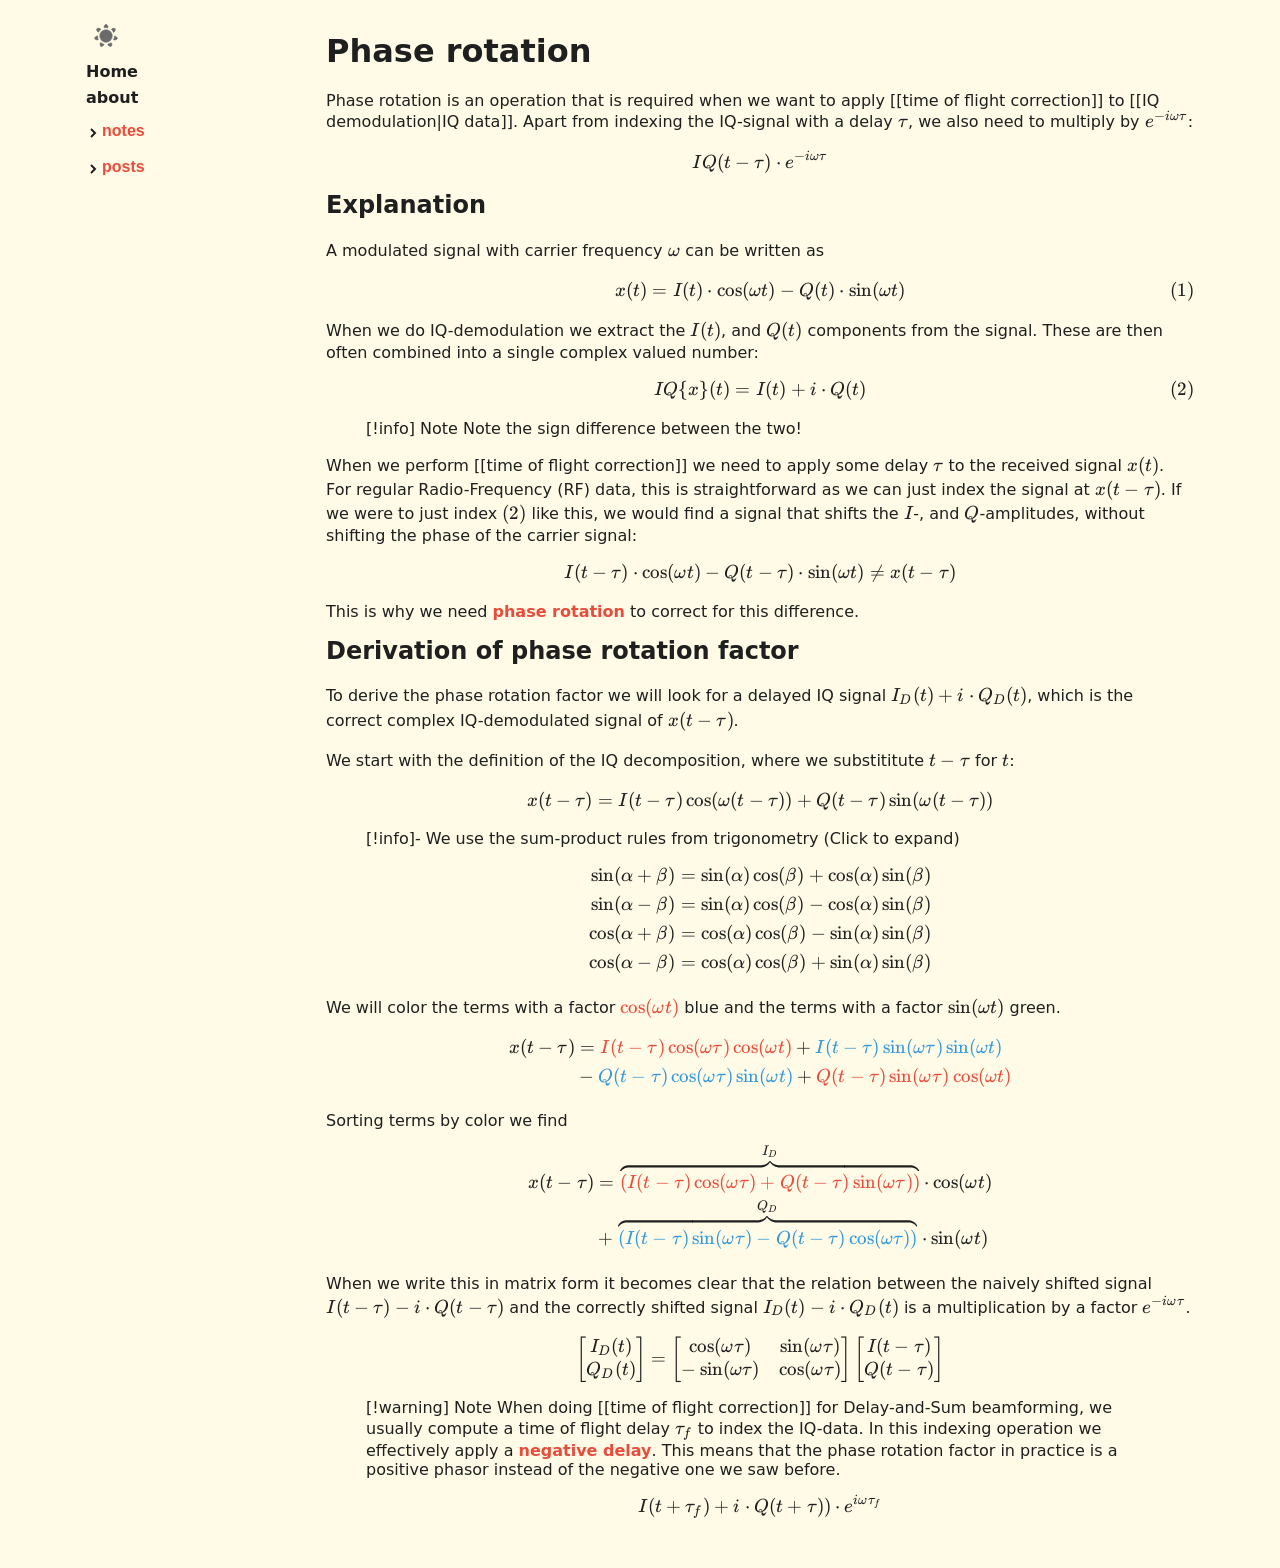
<file: notes/phase-rotation.html>
<!doctype html>

<script>
	(function () {
		const theme = localStorage.getItem("theme");
		if (
			theme === "dark" ||
			(!theme && matchMedia("(prefers-color-scheme: dark)").matches)
		) {
			document.documentElement.classList.add("dark");
		}
	})();
</script>
<html lang="en">

<head>
	<meta charset="utf-8" />
	<meta name="viewport" content="width=device-width, initial-scale=1" />
	
		<link href="../_app/immutable/assets/Callout.CPE9MIBf.css" rel="stylesheet">
		<link href="../_app/immutable/assets/0.Be9qc8Hh.css" rel="stylesheet">
		<link rel="modulepreload" href="../_app/immutable/entry/start.JaY3Ffof.js">
		<link rel="modulepreload" href="../_app/immutable/chunks/CgdrutAM.js">
		<link rel="modulepreload" href="../_app/immutable/chunks/2_3Ag8P1.js">
		<link rel="modulepreload" href="../_app/immutable/chunks/DIeogL5L.js">
		<link rel="modulepreload" href="../_app/immutable/chunks/D57K5NUi.js">
		<link rel="modulepreload" href="../_app/immutable/chunks/DU7PcQDl.js">
		<link rel="modulepreload" href="../_app/immutable/chunks/BQLGI1Hr.js">
		<link rel="modulepreload" href="../_app/immutable/entry/app.Bte5yk9e.js">
		<link rel="modulepreload" href="../_app/immutable/chunks/BPM0qSOr.js">
		<link rel="modulepreload" href="../_app/immutable/chunks/BcGM2uHR.js">
		<link rel="modulepreload" href="../_app/immutable/chunks/CUr7vh6p.js">
		<link rel="modulepreload" href="../_app/immutable/chunks/DsnmJJEf.js">
		<link rel="modulepreload" href="../_app/immutable/chunks/DV7tVNZB.js">
		<link rel="modulepreload" href="../_app/immutable/chunks/DZOLXL9S.js">
		<link rel="modulepreload" href="../_app/immutable/chunks/vM50zgTa.js">
		<link rel="modulepreload" href="../_app/immutable/nodes/0.CW48Ff1E.js">
		<link rel="modulepreload" href="../_app/immutable/chunks/tZWqXfMK.js">
		<link rel="modulepreload" href="../_app/immutable/chunks/69_IOA4Y.js">
		<link rel="modulepreload" href="../_app/immutable/chunks/B2SH5A7C.js">
		<link rel="modulepreload" href="../_app/immutable/chunks/CrALvu6r.js">
		<link rel="modulepreload" href="../_app/immutable/chunks/hoW9y9Zz.js">
		<link rel="modulepreload" href="../_app/immutable/chunks/B6GltS9j.js">
		<link rel="modulepreload" href="../_app/immutable/chunks/Bk1qdfhq.js">
		<link rel="modulepreload" href="../_app/immutable/nodes/7.DLnzGYez.js">
		<link rel="modulepreload" href="../_app/immutable/chunks/CwE9wBIf.js"><!--12qhfyh--><link rel="icon" href="data:image/svg+xml,%3csvg%20xmlns='http://www.w3.org/2000/svg'%20width='107'%20height='128'%20viewBox='0%200%20107%20128'%3e%3ctitle%3esvelte-logo%3c/title%3e%3cpath%20d='M94.157%2022.819c-10.4-14.885-30.94-19.297-45.792-9.835L22.282%2029.608A29.92%2029.92%200%200%200%208.764%2049.65a31.5%2031.5%200%200%200%203.108%2020.231%2030%2030%200%200%200-4.477%2011.183%2031.9%2031.9%200%200%200%205.448%2024.116c10.402%2014.887%2030.942%2019.297%2045.791%209.835l26.083-16.624A29.92%2029.92%200%200%200%2098.235%2078.35a31.53%2031.53%200%200%200-3.105-20.232%2030%2030%200%200%200%204.474-11.182%2031.88%2031.88%200%200%200-5.447-24.116'%20style='fill:%23ff3e00'/%3e%3cpath%20d='M45.817%20106.582a20.72%2020.72%200%200%201-22.237-8.243%2019.17%2019.17%200%200%201-3.277-14.503%2018%2018%200%200%201%20.624-2.435l.49-1.498%201.337.981a33.6%2033.6%200%200%200%2010.203%205.098l.97.294-.09.968a5.85%205.85%200%200%200%201.052%203.878%206.24%206.24%200%200%200%206.695%202.485%205.8%205.8%200%200%200%201.603-.704L69.27%2076.28a5.43%205.43%200%200%200%202.45-3.631%205.8%205.8%200%200%200-.987-4.371%206.24%206.24%200%200%200-6.698-2.487%205.7%205.7%200%200%200-1.6.704l-9.953%206.345a19%2019%200%200%201-5.296%202.326%2020.72%2020.72%200%200%201-22.237-8.243%2019.17%2019.17%200%200%201-3.277-14.502%2017.99%2017.99%200%200%201%208.13-12.052l26.081-16.623a19%2019%200%200%201%205.3-2.329%2020.72%2020.72%200%200%201%2022.237%208.243%2019.17%2019.17%200%200%201%203.277%2014.503%2018%2018%200%200%201-.624%202.435l-.49%201.498-1.337-.98a33.6%2033.6%200%200%200-10.203-5.1l-.97-.294.09-.968a5.86%205.86%200%200%200-1.052-3.878%206.24%206.24%200%200%200-6.696-2.485%205.8%205.8%200%200%200-1.602.704L37.73%2051.72a5.42%205.42%200%200%200-2.449%203.63%205.79%205.79%200%200%200%20.986%204.372%206.24%206.24%200%200%200%206.698%202.486%205.8%205.8%200%200%200%201.602-.704l9.952-6.342a19%2019%200%200%201%205.295-2.328%2020.72%2020.72%200%200%201%2022.237%208.242%2019.17%2019.17%200%200%201%203.277%2014.503%2018%2018%200%200%201-8.13%2012.053l-26.081%2016.622a19%2019%200%200%201-5.3%202.328'%20style='fill:%23fff'/%3e%3c/svg%3e"/><!---->
</head>

<body data-sveltekit-preload-data="hover">
	<div style="display: contents"><!--[--><!--[--><!----><div class="layout svelte-12qhfyh"><div class="desktop svelte-12qhfyh"></div> <div class="desktop svelte-12qhfyh"><aside class="sidebar svelte-h1jwl0"><button aria-label="darkmode" class="svelte-1aayld0"><svg width="1.5rem" height="1.5rem" viewBox="0 0 35.277777 35.277777" version="1.1" id="svg1" xmlns="http://www.w3.org/2000/svg" class="svelte-1aayld0"><defs id="defs1"></defs><g id="layer1"><circle style="fill:currentColor;stroke:currentColor;stroke-width:0.965;stroke-dasharray:none" id="path1" cx="17.638887" cy="17.638887" r="9.1198483"></circle><path id="path2" style="fill:currentColor;stroke:currentColor;stroke-width:0.965;stroke-dasharray:none" d="M 20.486723,5.4116456 C 20.093314,6.3588743 18.985296,5.0953833 17.638887,5.0504262 16.615215,5.0162454 15.436614,6.19238 15.070183,5.2359269 14.223834,3.0267948 16.614644,0.49574582 17.638887,0.49574542 c 1.024244,-1e-7 3.695045,2.87603778 2.847836,4.91590018 z M 9.8548406,7.7888012 C 10.350127,8.6869681 8.6714524,8.7654777 7.7968312,9.7901124 7.1318585,10.56914 7.3165519,12.223915 6.3403008,11.914064 4.0854418,11.198395 3.5972336,7.751101 4.2358384,6.9503154 4.874444,6.1495291 8.7882381,5.8545931 9.8548406,7.7888012 Z M 5.0845054,17.583274 c 1.0110215,0.172767 0.025766,1.534158 0.2815403,2.856813 0.1944646,1.005613 1.6033745,1.892949 0.7524402,2.463024 C 4.1530717,24.219818 1.1534762,22.452162 0.92556027,21.453599 0.69764444,20.455035 2.9072649,17.211218 5.0845054,17.583274 Z m 4.6833717,9.836352 c 0.7654369,-0.68273 1.2155179,0.936387 2.4090839,1.561077 0.907467,0.47495 2.479655,-0.07333 2.394809,0.947388 -0.195973,2.357577 -3.448199,3.60064 -4.37101,3.156238 C 9.2779476,32.639926 8.1195051,28.889888 9.7678771,27.419626 Z m 10.6104039,2.471258 c -0.05654,-1.024118 1.48996,-0.366503 2.722539,-0.910183 0.937127,-0.413359 1.488704,-1.984395 2.233837,-1.281649 1.72104,1.623142 0.665176,4.940872 -0.257635,5.385275 -0.922812,0.444403 -4.576986,-0.988001 -4.698741,-3.193443 z m 8.547586,-6.754745 c -0.835938,-0.594323 0.642432,-1.393408 0.985866,-2.696055 0.261112,-0.990401 -0.623271,-2.401166 0.390741,-2.545579 2.342075,-0.333552 4.27766,2.560527 4.049745,3.55909 -0.227916,0.998564 -3.626155,2.962424 -5.426352,1.682544 z m 0.04826,-10.894285 c -0.985859,0.283008 -0.68886,-1.37105 -1.493184,-2.4517447 -0.611525,-0.8216504 -2.26591,-1.0098099 -1.746591,-1.8926359 1.199479,-2.0390736 4.668979,-1.7479463 5.307584,-0.9471612 0.638606,0.8007862 0.05525,4.6820828 -2.067809,5.2915418 z"></path></g></svg></button><!----> <ul class="svelte-e7hni"><!--[--><li class="explorer-node svelte-e7hni"><!--[!--><a href="../" class="svelte-e7hni">Home</a><!--]--></li><li class="explorer-node svelte-e7hni"><!--[!--><a href="../about" class="svelte-e7hni">about</a><!--]--></li><li class="explorer-node svelte-e7hni"><!--[--><div class="explorer-node svelte-15uewpz"><button aria-expanded="false" class="subnav-button svelte-15uewpz"><div class="arrow-icon svelte-15uewpz"><svg width="16" height="16" viewBox="0 0 16 16"><polyline points="4 7 8 11 12 7" fill="none" stroke="currentColor" stroke-width="2"></polyline></svg></div> <span class="subnav-button-text svelte-15uewpz">notes</span></button> <!--[!--><!--]--></div><!--]--></li><li class="explorer-node svelte-e7hni"><!--[--><div class="explorer-node svelte-15uewpz"><button aria-expanded="false" class="subnav-button svelte-15uewpz"><div class="arrow-icon svelte-15uewpz"><svg width="16" height="16" viewBox="0 0 16 16"><polyline points="4 7 8 11 12 7" fill="none" stroke="currentColor" stroke-width="2"></polyline></svg></div> <span class="subnav-button-text svelte-15uewpz">posts</span></button> <!--[!--><!--]--></div><!--]--></li><!--]--></ul><!----></aside><!----></div> <div class="mobile svelte-12qhfyh"><div class="top_bar svelte-1nlxmlp"><button class="burger svelte-1nlxmlp">☰</button> <button aria-label="darkmode" class="svelte-1aayld0"><svg width="1.5rem" height="1.5rem" viewBox="0 0 35.277777 35.277777" version="1.1" id="svg1" xmlns="http://www.w3.org/2000/svg" class="svelte-1aayld0"><defs id="defs1"></defs><g id="layer1"><circle style="fill:currentColor;stroke:currentColor;stroke-width:0.965;stroke-dasharray:none" id="path1" cx="17.638887" cy="17.638887" r="9.1198483"></circle><path id="path2" style="fill:currentColor;stroke:currentColor;stroke-width:0.965;stroke-dasharray:none" d="M 20.486723,5.4116456 C 20.093314,6.3588743 18.985296,5.0953833 17.638887,5.0504262 16.615215,5.0162454 15.436614,6.19238 15.070183,5.2359269 14.223834,3.0267948 16.614644,0.49574582 17.638887,0.49574542 c 1.024244,-1e-7 3.695045,2.87603778 2.847836,4.91590018 z M 9.8548406,7.7888012 C 10.350127,8.6869681 8.6714524,8.7654777 7.7968312,9.7901124 7.1318585,10.56914 7.3165519,12.223915 6.3403008,11.914064 4.0854418,11.198395 3.5972336,7.751101 4.2358384,6.9503154 4.874444,6.1495291 8.7882381,5.8545931 9.8548406,7.7888012 Z M 5.0845054,17.583274 c 1.0110215,0.172767 0.025766,1.534158 0.2815403,2.856813 0.1944646,1.005613 1.6033745,1.892949 0.7524402,2.463024 C 4.1530717,24.219818 1.1534762,22.452162 0.92556027,21.453599 0.69764444,20.455035 2.9072649,17.211218 5.0845054,17.583274 Z m 4.6833717,9.836352 c 0.7654369,-0.68273 1.2155179,0.936387 2.4090839,1.561077 0.907467,0.47495 2.479655,-0.07333 2.394809,0.947388 -0.195973,2.357577 -3.448199,3.60064 -4.37101,3.156238 C 9.2779476,32.639926 8.1195051,28.889888 9.7678771,27.419626 Z m 10.6104039,2.471258 c -0.05654,-1.024118 1.48996,-0.366503 2.722539,-0.910183 0.937127,-0.413359 1.488704,-1.984395 2.233837,-1.281649 1.72104,1.623142 0.665176,4.940872 -0.257635,5.385275 -0.922812,0.444403 -4.576986,-0.988001 -4.698741,-3.193443 z m 8.547586,-6.754745 c -0.835938,-0.594323 0.642432,-1.393408 0.985866,-2.696055 0.261112,-0.990401 -0.623271,-2.401166 0.390741,-2.545579 2.342075,-0.333552 4.27766,2.560527 4.049745,3.55909 -0.227916,0.998564 -3.626155,2.962424 -5.426352,1.682544 z m 0.04826,-10.894285 c -0.985859,0.283008 -0.68886,-1.37105 -1.493184,-2.4517447 -0.611525,-0.8216504 -2.26591,-1.0098099 -1.746591,-1.8926359 1.199479,-2.0390736 4.668979,-1.7479463 5.307584,-0.9471612 0.638606,0.8007862 0.05525,4.6820828 -2.067809,5.2915418 z"></path></g></svg></button><!----></div> <nav class="menu  svelte-1nlxmlp"><div class="explorer svelte-1nlxmlp"><ul class="svelte-e7hni"><!--[--><li class="explorer-node svelte-e7hni"><!--[!--><a href="../" class="svelte-e7hni">Home</a><!--]--></li><li class="explorer-node svelte-e7hni"><!--[!--><a href="../about" class="svelte-e7hni">about</a><!--]--></li><li class="explorer-node svelte-e7hni"><!--[--><div class="explorer-node svelte-15uewpz"><button aria-expanded="false" class="subnav-button svelte-15uewpz"><div class="arrow-icon svelte-15uewpz"><svg width="16" height="16" viewBox="0 0 16 16"><polyline points="4 7 8 11 12 7" fill="none" stroke="currentColor" stroke-width="2"></polyline></svg></div> <span class="subnav-button-text svelte-15uewpz">notes</span></button> <!--[!--><!--]--></div><!--]--></li><li class="explorer-node svelte-e7hni"><!--[--><div class="explorer-node svelte-15uewpz"><button aria-expanded="false" class="subnav-button svelte-15uewpz"><div class="arrow-icon svelte-15uewpz"><svg width="16" height="16" viewBox="0 0 16 16"><polyline points="4 7 8 11 12 7" fill="none" stroke="currentColor" stroke-width="2"></polyline></svg></div> <span class="subnav-button-text svelte-15uewpz">posts</span></button> <!--[!--><!--]--></div><!--]--></li><!--]--></ul><!----></div></nav> <!--[!--><!--]--><!----></div> <main class="content svelte-12qhfyh"><!----><h1>Phase rotation</h1> <p>Phase rotation is an operation that is required when we want to apply [[time of flight correction]] to [[IQ demodulation|IQ data]]. Apart from indexing the IQ-signal with a delay <span class="math math-inline"><!----><span class="katex"><span class="katex-mathml"><math xmlns="http://www.w3.org/1998/Math/MathML"><semantics><mrow><mi>τ</mi></mrow><annotation encoding="application/x-tex">\tau</annotation></semantics></math></span><span class="katex-html" aria-hidden="true"><span class="base"><span class="strut" style="height:0.4306em;"></span><span class="mord mathnormal" style="margin-right:0.1132em;">τ</span></span></span></span><!----></span>, we also need to multiply by <span class="math math-inline"><!----><span class="katex"><span class="katex-mathml"><math xmlns="http://www.w3.org/1998/Math/MathML"><semantics><mrow><msup><mi>e</mi><mrow><mo>−</mo><mi>i</mi><mi>ω</mi><mi>τ</mi></mrow></msup></mrow><annotation encoding="application/x-tex">e^{-i\omega\tau}</annotation></semantics></math></span><span class="katex-html" aria-hidden="true"><span class="base"><span class="strut" style="height:0.8247em;"></span><span class="mord"><span class="mord mathnormal">e</span><span class="msupsub"><span class="vlist-t"><span class="vlist-r"><span class="vlist" style="height:0.8247em;"><span style="top:-3.063em;margin-right:0.05em;"><span class="pstrut" style="height:2.7em;"></span><span class="sizing reset-size6 size3 mtight"><span class="mord mtight"><span class="mord mtight">−</span><span class="mord mathnormal mtight" style="margin-right:0.03588em;">iω</span><span class="mord mathnormal mtight" style="margin-right:0.1132em;">τ</span></span></span></span></span></span></span></span></span></span></span></span><!----></span>:</p> <div class="math math-display"><!----><span class="katex-display"><span class="katex"><span class="katex-mathml"><math xmlns="http://www.w3.org/1998/Math/MathML" display="block"><semantics><mrow><mi>I</mi><mi>Q</mi><mo stretchy="false">(</mo><mi>t</mi><mo>−</mo><mi>τ</mi><mo stretchy="false">)</mo><mo>⋅</mo><msup><mi>e</mi><mrow><mo>−</mo><mi>i</mi><mi>ω</mi><mi>τ</mi></mrow></msup></mrow><annotation encoding="application/x-tex">IQ(t-\tau)\cdot e^{-i\omega\tau}</annotation></semantics></math></span><span class="katex-html" aria-hidden="true"><span class="base"><span class="strut" style="height:1em;vertical-align:-0.25em;"></span><span class="mord mathnormal" style="margin-right:0.07847em;">I</span><span class="mord mathnormal">Q</span><span class="mopen">(</span><span class="mord mathnormal">t</span><span class="mspace" style="margin-right:0.2222em;"></span><span class="mbin">−</span><span class="mspace" style="margin-right:0.2222em;"></span></span><span class="base"><span class="strut" style="height:1em;vertical-align:-0.25em;"></span><span class="mord mathnormal" style="margin-right:0.1132em;">τ</span><span class="mclose">)</span><span class="mspace" style="margin-right:0.2222em;"></span><span class="mbin">⋅</span><span class="mspace" style="margin-right:0.2222em;"></span></span><span class="base"><span class="strut" style="height:0.8747em;"></span><span class="mord"><span class="mord mathnormal">e</span><span class="msupsub"><span class="vlist-t"><span class="vlist-r"><span class="vlist" style="height:0.8747em;"><span style="top:-3.113em;margin-right:0.05em;"><span class="pstrut" style="height:2.7em;"></span><span class="sizing reset-size6 size3 mtight"><span class="mord mtight"><span class="mord mtight">−</span><span class="mord mathnormal mtight" style="margin-right:0.03588em;">iω</span><span class="mord mathnormal mtight" style="margin-right:0.1132em;">τ</span></span></span></span></span></span></span></span></span></span></span></span></span><!----></div> <h2>Explanation</h2> <p>A modulated signal with carrier frequency <span class="math math-inline"><!----><span class="katex"><span class="katex-mathml"><math xmlns="http://www.w3.org/1998/Math/MathML"><semantics><mrow><mi>ω</mi></mrow><annotation encoding="application/x-tex">\omega</annotation></semantics></math></span><span class="katex-html" aria-hidden="true"><span class="base"><span class="strut" style="height:0.4306em;"></span><span class="mord mathnormal" style="margin-right:0.03588em;">ω</span></span></span></span><!----></span> can be written as</p> <div class="math math-display"><!----><span class="katex-display"><span class="katex"><span class="katex-mathml"><math xmlns="http://www.w3.org/1998/Math/MathML" display="block"><semantics><mtable width="100%"><mtr><mtd width="50%"></mtd><mtd><mrow><mi>x</mi><mo stretchy="false">(</mo><mi>t</mi><mo stretchy="false">)</mo><mo>=</mo><mi>I</mi><mo stretchy="false">(</mo><mi>t</mi><mo stretchy="false">)</mo><mo>⋅</mo><mi>cos</mi><mo>⁡</mo><mo stretchy="false">(</mo><mi>ω</mi><mi>t</mi><mo stretchy="false">)</mo><mo>−</mo><mi>Q</mi><mo stretchy="false">(</mo><mi>t</mi><mo stretchy="false">)</mo><mo>⋅</mo><mi>sin</mi><mo>⁡</mo><mo stretchy="false">(</mo><mi>ω</mi><mi>t</mi><mo stretchy="false">)</mo></mrow></mtd><mtd width="50%"></mtd><mtd><mtext>(1)</mtext></mtd></mtr></mtable><annotation encoding="application/x-tex">x(t)=I(t)\cdot\cos(\omega t) - Q(t)\cdot\sin(\omega t)
\tag{1}</annotation></semantics></math></span><span class="katex-html" aria-hidden="true"><span class="base"><span class="strut" style="height:1em;vertical-align:-0.25em;"></span><span class="mord mathnormal">x</span><span class="mopen">(</span><span class="mord mathnormal">t</span><span class="mclose">)</span><span class="mspace" style="margin-right:0.2778em;"></span><span class="mrel">=</span><span class="mspace" style="margin-right:0.2778em;"></span></span><span class="base"><span class="strut" style="height:1em;vertical-align:-0.25em;"></span><span class="mord mathnormal" style="margin-right:0.07847em;">I</span><span class="mopen">(</span><span class="mord mathnormal">t</span><span class="mclose">)</span><span class="mspace" style="margin-right:0.2222em;"></span><span class="mbin">⋅</span><span class="mspace" style="margin-right:0.2222em;"></span></span><span class="base"><span class="strut" style="height:1em;vertical-align:-0.25em;"></span><span class="mop">cos</span><span class="mopen">(</span><span class="mord mathnormal" style="margin-right:0.03588em;">ω</span><span class="mord mathnormal">t</span><span class="mclose">)</span><span class="mspace" style="margin-right:0.2222em;"></span><span class="mbin">−</span><span class="mspace" style="margin-right:0.2222em;"></span></span><span class="base"><span class="strut" style="height:1em;vertical-align:-0.25em;"></span><span class="mord mathnormal">Q</span><span class="mopen">(</span><span class="mord mathnormal">t</span><span class="mclose">)</span><span class="mspace" style="margin-right:0.2222em;"></span><span class="mbin">⋅</span><span class="mspace" style="margin-right:0.2222em;"></span></span><span class="base"><span class="strut" style="height:1em;vertical-align:-0.25em;"></span><span class="mop">sin</span><span class="mopen">(</span><span class="mord mathnormal" style="margin-right:0.03588em;">ω</span><span class="mord mathnormal">t</span><span class="mclose">)</span></span><span class="tag"><span class="strut" style="height:1em;vertical-align:-0.25em;"></span><span class="mord text"><span class="mord">(</span><span class="mord"><span class="mord">1</span></span><span class="mord">)</span></span></span></span></span></span><!----></div> <p>When we do IQ-demodulation we extract the <span class="math math-inline"><!----><span class="katex"><span class="katex-mathml"><math xmlns="http://www.w3.org/1998/Math/MathML"><semantics><mrow><mi>I</mi><mo stretchy="false">(</mo><mi>t</mi><mo stretchy="false">)</mo></mrow><annotation encoding="application/x-tex">I(t)</annotation></semantics></math></span><span class="katex-html" aria-hidden="true"><span class="base"><span class="strut" style="height:1em;vertical-align:-0.25em;"></span><span class="mord mathnormal" style="margin-right:0.07847em;">I</span><span class="mopen">(</span><span class="mord mathnormal">t</span><span class="mclose">)</span></span></span></span><!----></span>, and <span class="math math-inline"><!----><span class="katex"><span class="katex-mathml"><math xmlns="http://www.w3.org/1998/Math/MathML"><semantics><mrow><mi>Q</mi><mo stretchy="false">(</mo><mi>t</mi><mo stretchy="false">)</mo></mrow><annotation encoding="application/x-tex">Q(t)</annotation></semantics></math></span><span class="katex-html" aria-hidden="true"><span class="base"><span class="strut" style="height:1em;vertical-align:-0.25em;"></span><span class="mord mathnormal">Q</span><span class="mopen">(</span><span class="mord mathnormal">t</span><span class="mclose">)</span></span></span></span><!----></span> components from the signal. These are then often combined into a single complex valued number:</p> <div class="math math-display"><!----><span class="katex-display"><span class="katex"><span class="katex-mathml"><math xmlns="http://www.w3.org/1998/Math/MathML" display="block"><semantics><mtable width="100%"><mtr><mtd width="50%"></mtd><mtd><mrow><mi>I</mi><mi>Q</mi><mo stretchy="false">{</mo><mi>x</mi><mo stretchy="false">}</mo><mo stretchy="false">(</mo><mi>t</mi><mo stretchy="false">)</mo><mo>=</mo><mi>I</mi><mo stretchy="false">(</mo><mi>t</mi><mo stretchy="false">)</mo><mo>+</mo><mi>i</mi><mo>⋅</mo><mi>Q</mi><mo stretchy="false">(</mo><mi>t</mi><mo stretchy="false">)</mo></mrow></mtd><mtd width="50%"></mtd><mtd><mtext>(2)</mtext></mtd></mtr></mtable><annotation encoding="application/x-tex">IQ\{x\}(t)=I(t) + i\cdot Q(t)
\tag{2}</annotation></semantics></math></span><span class="katex-html" aria-hidden="true"><span class="base"><span class="strut" style="height:1em;vertical-align:-0.25em;"></span><span class="mord mathnormal" style="margin-right:0.07847em;">I</span><span class="mord mathnormal">Q</span><span class="mopen">{</span><span class="mord mathnormal">x</span><span class="mclose">}</span><span class="mopen">(</span><span class="mord mathnormal">t</span><span class="mclose">)</span><span class="mspace" style="margin-right:0.2778em;"></span><span class="mrel">=</span><span class="mspace" style="margin-right:0.2778em;"></span></span><span class="base"><span class="strut" style="height:1em;vertical-align:-0.25em;"></span><span class="mord mathnormal" style="margin-right:0.07847em;">I</span><span class="mopen">(</span><span class="mord mathnormal">t</span><span class="mclose">)</span><span class="mspace" style="margin-right:0.2222em;"></span><span class="mbin">+</span><span class="mspace" style="margin-right:0.2222em;"></span></span><span class="base"><span class="strut" style="height:0.6595em;"></span><span class="mord mathnormal">i</span><span class="mspace" style="margin-right:0.2222em;"></span><span class="mbin">⋅</span><span class="mspace" style="margin-right:0.2222em;"></span></span><span class="base"><span class="strut" style="height:1em;vertical-align:-0.25em;"></span><span class="mord mathnormal">Q</span><span class="mopen">(</span><span class="mord mathnormal">t</span><span class="mclose">)</span></span><span class="tag"><span class="strut" style="height:1em;vertical-align:-0.25em;"></span><span class="mord text"><span class="mord">(</span><span class="mord"><span class="mord">2</span></span><span class="mord">)</span></span></span></span></span></span><!----></div> <blockquote><p>[!info] Note
Note the sign difference between the two!</p></blockquote> <p>When we perform [[time of flight correction]] we need to apply some delay <span class="math math-inline"><!----><span class="katex"><span class="katex-mathml"><math xmlns="http://www.w3.org/1998/Math/MathML"><semantics><mrow><mi>τ</mi></mrow><annotation encoding="application/x-tex">\tau</annotation></semantics></math></span><span class="katex-html" aria-hidden="true"><span class="base"><span class="strut" style="height:0.4306em;"></span><span class="mord mathnormal" style="margin-right:0.1132em;">τ</span></span></span></span><!----></span> to the received signal <span class="math math-inline"><!----><span class="katex"><span class="katex-mathml"><math xmlns="http://www.w3.org/1998/Math/MathML"><semantics><mrow><mi>x</mi><mo stretchy="false">(</mo><mi>t</mi><mo stretchy="false">)</mo></mrow><annotation encoding="application/x-tex">x(t)</annotation></semantics></math></span><span class="katex-html" aria-hidden="true"><span class="base"><span class="strut" style="height:1em;vertical-align:-0.25em;"></span><span class="mord mathnormal">x</span><span class="mopen">(</span><span class="mord mathnormal">t</span><span class="mclose">)</span></span></span></span><!----></span>. For regular Radio-Frequency (RF) data, this is straightforward as we can just index the signal at <span class="math math-inline"><!----><span class="katex"><span class="katex-mathml"><math xmlns="http://www.w3.org/1998/Math/MathML"><semantics><mrow><mi>x</mi><mo stretchy="false">(</mo><mi>t</mi><mo>−</mo><mi>τ</mi><mo stretchy="false">)</mo></mrow><annotation encoding="application/x-tex">x(t-\tau)</annotation></semantics></math></span><span class="katex-html" aria-hidden="true"><span class="base"><span class="strut" style="height:1em;vertical-align:-0.25em;"></span><span class="mord mathnormal">x</span><span class="mopen">(</span><span class="mord mathnormal">t</span><span class="mspace" style="margin-right:0.2222em;"></span><span class="mbin">−</span><span class="mspace" style="margin-right:0.2222em;"></span></span><span class="base"><span class="strut" style="height:1em;vertical-align:-0.25em;"></span><span class="mord mathnormal" style="margin-right:0.1132em;">τ</span><span class="mclose">)</span></span></span></span><!----></span>. If we were to just index <span class="math math-inline"><!----><span class="katex"><span class="katex-mathml"><math xmlns="http://www.w3.org/1998/Math/MathML"><semantics><mrow><mo stretchy="false">(</mo><mn>2</mn><mo stretchy="false">)</mo></mrow><annotation encoding="application/x-tex">(2)</annotation></semantics></math></span><span class="katex-html" aria-hidden="true"><span class="base"><span class="strut" style="height:1em;vertical-align:-0.25em;"></span><span class="mopen">(</span><span class="mord">2</span><span class="mclose">)</span></span></span></span><!----></span> like this, we would find a signal that shifts the <span class="math math-inline"><!----><span class="katex"><span class="katex-mathml"><math xmlns="http://www.w3.org/1998/Math/MathML"><semantics><mrow><mi>I</mi></mrow><annotation encoding="application/x-tex">I</annotation></semantics></math></span><span class="katex-html" aria-hidden="true"><span class="base"><span class="strut" style="height:0.6833em;"></span><span class="mord mathnormal" style="margin-right:0.07847em;">I</span></span></span></span><!----></span>-, and <span class="math math-inline"><!----><span class="katex"><span class="katex-mathml"><math xmlns="http://www.w3.org/1998/Math/MathML"><semantics><mrow><mi>Q</mi></mrow><annotation encoding="application/x-tex">Q</annotation></semantics></math></span><span class="katex-html" aria-hidden="true"><span class="base"><span class="strut" style="height:0.8778em;vertical-align:-0.1944em;"></span><span class="mord mathnormal">Q</span></span></span></span><!----></span>-amplitudes, without shifting the phase of the carrier signal:</p> <div class="math math-display"><!----><span class="katex-display"><span class="katex"><span class="katex-mathml"><math xmlns="http://www.w3.org/1998/Math/MathML" display="block"><semantics><mrow><mi>I</mi><mo stretchy="false">(</mo><mi>t</mi><mo>−</mo><mi>τ</mi><mo stretchy="false">)</mo><mo>⋅</mo><mi>cos</mi><mo>⁡</mo><mo stretchy="false">(</mo><mi>ω</mi><mi>t</mi><mo stretchy="false">)</mo><mo>−</mo><mi>Q</mi><mo stretchy="false">(</mo><mi>t</mi><mo>−</mo><mi>τ</mi><mo stretchy="false">)</mo><mo>⋅</mo><mi>sin</mi><mo>⁡</mo><mo stretchy="false">(</mo><mi>ω</mi><mi>t</mi><mo stretchy="false">)</mo><mo mathvariant="normal">≠</mo><mi>x</mi><mo stretchy="false">(</mo><mi>t</mi><mo>−</mo><mi>τ</mi><mo stretchy="false">)</mo></mrow><annotation encoding="application/x-tex">I(t-\tau)\cdot \cos(\omega t) - Q(t-\tau)\cdot\sin(\omega t) \neq x(t-\tau)</annotation></semantics></math></span><span class="katex-html" aria-hidden="true"><span class="base"><span class="strut" style="height:1em;vertical-align:-0.25em;"></span><span class="mord mathnormal" style="margin-right:0.07847em;">I</span><span class="mopen">(</span><span class="mord mathnormal">t</span><span class="mspace" style="margin-right:0.2222em;"></span><span class="mbin">−</span><span class="mspace" style="margin-right:0.2222em;"></span></span><span class="base"><span class="strut" style="height:1em;vertical-align:-0.25em;"></span><span class="mord mathnormal" style="margin-right:0.1132em;">τ</span><span class="mclose">)</span><span class="mspace" style="margin-right:0.2222em;"></span><span class="mbin">⋅</span><span class="mspace" style="margin-right:0.2222em;"></span></span><span class="base"><span class="strut" style="height:1em;vertical-align:-0.25em;"></span><span class="mop">cos</span><span class="mopen">(</span><span class="mord mathnormal" style="margin-right:0.03588em;">ω</span><span class="mord mathnormal">t</span><span class="mclose">)</span><span class="mspace" style="margin-right:0.2222em;"></span><span class="mbin">−</span><span class="mspace" style="margin-right:0.2222em;"></span></span><span class="base"><span class="strut" style="height:1em;vertical-align:-0.25em;"></span><span class="mord mathnormal">Q</span><span class="mopen">(</span><span class="mord mathnormal">t</span><span class="mspace" style="margin-right:0.2222em;"></span><span class="mbin">−</span><span class="mspace" style="margin-right:0.2222em;"></span></span><span class="base"><span class="strut" style="height:1em;vertical-align:-0.25em;"></span><span class="mord mathnormal" style="margin-right:0.1132em;">τ</span><span class="mclose">)</span><span class="mspace" style="margin-right:0.2222em;"></span><span class="mbin">⋅</span><span class="mspace" style="margin-right:0.2222em;"></span></span><span class="base"><span class="strut" style="height:1em;vertical-align:-0.25em;"></span><span class="mop">sin</span><span class="mopen">(</span><span class="mord mathnormal" style="margin-right:0.03588em;">ω</span><span class="mord mathnormal">t</span><span class="mclose">)</span><span class="mspace" style="margin-right:0.2778em;"></span><span class="mrel"><span class="mrel"><span class="mord vbox"><span class="thinbox"><span class="rlap"><span class="strut" style="height:0.8889em;vertical-align:-0.1944em;"></span><span class="inner"><span class="mord"><span class="mrel"></span></span></span><span class="fix"></span></span></span></span></span><span class="mrel">=</span></span><span class="mspace" style="margin-right:0.2778em;"></span></span><span class="base"><span class="strut" style="height:1em;vertical-align:-0.25em;"></span><span class="mord mathnormal">x</span><span class="mopen">(</span><span class="mord mathnormal">t</span><span class="mspace" style="margin-right:0.2222em;"></span><span class="mbin">−</span><span class="mspace" style="margin-right:0.2222em;"></span></span><span class="base"><span class="strut" style="height:1em;vertical-align:-0.25em;"></span><span class="mord mathnormal" style="margin-right:0.1132em;">τ</span><span class="mclose">)</span></span></span></span></span><!----></div> <p>This is why we need <strong>phase rotation</strong> to correct for this difference.</p> <h2>Derivation of phase rotation factor</h2> <p>To derive the phase rotation factor we will look for a delayed IQ signal <span class="math math-inline"><!----><span class="katex"><span class="katex-mathml"><math xmlns="http://www.w3.org/1998/Math/MathML"><semantics><mrow><msub><mi>I</mi><mi>D</mi></msub><mo stretchy="false">(</mo><mi>t</mi><mo stretchy="false">)</mo><mo>+</mo><mi>i</mi><mo>⋅</mo><msub><mi>Q</mi><mi>D</mi></msub><mo stretchy="false">(</mo><mi>t</mi><mo stretchy="false">)</mo></mrow><annotation encoding="application/x-tex">I_D(t)+i\cdot Q_D(t)</annotation></semantics></math></span><span class="katex-html" aria-hidden="true"><span class="base"><span class="strut" style="height:1em;vertical-align:-0.25em;"></span><span class="mord"><span class="mord mathnormal" style="margin-right:0.07847em;">I</span><span class="msupsub"><span class="vlist-t vlist-t2"><span class="vlist-r"><span class="vlist" style="height:0.3283em;"><span style="top:-2.55em;margin-left:-0.0785em;margin-right:0.05em;"><span class="pstrut" style="height:2.7em;"></span><span class="sizing reset-size6 size3 mtight"><span class="mord mathnormal mtight" style="margin-right:0.02778em;">D</span></span></span></span><span class="vlist-s">​</span></span><span class="vlist-r"><span class="vlist" style="height:0.15em;"><span></span></span></span></span></span></span><span class="mopen">(</span><span class="mord mathnormal">t</span><span class="mclose">)</span><span class="mspace" style="margin-right:0.2222em;"></span><span class="mbin">+</span><span class="mspace" style="margin-right:0.2222em;"></span></span><span class="base"><span class="strut" style="height:0.6595em;"></span><span class="mord mathnormal">i</span><span class="mspace" style="margin-right:0.2222em;"></span><span class="mbin">⋅</span><span class="mspace" style="margin-right:0.2222em;"></span></span><span class="base"><span class="strut" style="height:1em;vertical-align:-0.25em;"></span><span class="mord"><span class="mord mathnormal">Q</span><span class="msupsub"><span class="vlist-t vlist-t2"><span class="vlist-r"><span class="vlist" style="height:0.3283em;"><span style="top:-2.55em;margin-left:0em;margin-right:0.05em;"><span class="pstrut" style="height:2.7em;"></span><span class="sizing reset-size6 size3 mtight"><span class="mord mathnormal mtight" style="margin-right:0.02778em;">D</span></span></span></span><span class="vlist-s">​</span></span><span class="vlist-r"><span class="vlist" style="height:0.15em;"><span></span></span></span></span></span></span><span class="mopen">(</span><span class="mord mathnormal">t</span><span class="mclose">)</span></span></span></span><!----></span>, which is the correct complex IQ-demodulated signal of <span class="math math-inline"><!----><span class="katex"><span class="katex-mathml"><math xmlns="http://www.w3.org/1998/Math/MathML"><semantics><mrow><mi>x</mi><mo stretchy="false">(</mo><mi>t</mi><mo>−</mo><mi>τ</mi><mo stretchy="false">)</mo></mrow><annotation encoding="application/x-tex">x(t-\tau)</annotation></semantics></math></span><span class="katex-html" aria-hidden="true"><span class="base"><span class="strut" style="height:1em;vertical-align:-0.25em;"></span><span class="mord mathnormal">x</span><span class="mopen">(</span><span class="mord mathnormal">t</span><span class="mspace" style="margin-right:0.2222em;"></span><span class="mbin">−</span><span class="mspace" style="margin-right:0.2222em;"></span></span><span class="base"><span class="strut" style="height:1em;vertical-align:-0.25em;"></span><span class="mord mathnormal" style="margin-right:0.1132em;">τ</span><span class="mclose">)</span></span></span></span><!----></span>.</p> <p>We start with the definition of the IQ decomposition, where we substititute <span class="math math-inline"><!----><span class="katex"><span class="katex-mathml"><math xmlns="http://www.w3.org/1998/Math/MathML"><semantics><mrow><mi>t</mi><mo>−</mo><mi>τ</mi></mrow><annotation encoding="application/x-tex">t-\tau</annotation></semantics></math></span><span class="katex-html" aria-hidden="true"><span class="base"><span class="strut" style="height:0.6984em;vertical-align:-0.0833em;"></span><span class="mord mathnormal">t</span><span class="mspace" style="margin-right:0.2222em;"></span><span class="mbin">−</span><span class="mspace" style="margin-right:0.2222em;"></span></span><span class="base"><span class="strut" style="height:0.4306em;"></span><span class="mord mathnormal" style="margin-right:0.1132em;">τ</span></span></span></span><!----></span> for <span class="math math-inline"><!----><span class="katex"><span class="katex-mathml"><math xmlns="http://www.w3.org/1998/Math/MathML"><semantics><mrow><mi>t</mi></mrow><annotation encoding="application/x-tex">t</annotation></semantics></math></span><span class="katex-html" aria-hidden="true"><span class="base"><span class="strut" style="height:0.6151em;"></span><span class="mord mathnormal">t</span></span></span></span><!----></span>:</p> <div class="math math-display"><!----><span class="katex-display"><span class="katex"><span class="katex-mathml"><math xmlns="http://www.w3.org/1998/Math/MathML" display="block"><semantics><mrow><mi>x</mi><mo stretchy="false">(</mo><mi>t</mi><mo>−</mo><mi>τ</mi><mo stretchy="false">)</mo><mo>=</mo><mi>I</mi><mo stretchy="false">(</mo><mi>t</mi><mo>−</mo><mi>τ</mi><mo stretchy="false">)</mo><mi>cos</mi><mo>⁡</mo><mo stretchy="false">(</mo><mi>ω</mi><mo stretchy="false">(</mo><mi>t</mi><mo>−</mo><mi>τ</mi><mo stretchy="false">)</mo><mo stretchy="false">)</mo><mo>+</mo><mi>Q</mi><mo stretchy="false">(</mo><mi>t</mi><mo>−</mo><mi>τ</mi><mo stretchy="false">)</mo><mi>sin</mi><mo>⁡</mo><mo stretchy="false">(</mo><mi>ω</mi><mo stretchy="false">(</mo><mi>t</mi><mo>−</mo><mi>τ</mi><mo stretchy="false">)</mo><mo stretchy="false">)</mo></mrow><annotation encoding="application/x-tex">x(t-\tau) = I(t-\tau)\cos(\omega(t-\tau)) + Q(t-\tau)\sin(\omega (t-\tau))</annotation></semantics></math></span><span class="katex-html" aria-hidden="true"><span class="base"><span class="strut" style="height:1em;vertical-align:-0.25em;"></span><span class="mord mathnormal">x</span><span class="mopen">(</span><span class="mord mathnormal">t</span><span class="mspace" style="margin-right:0.2222em;"></span><span class="mbin">−</span><span class="mspace" style="margin-right:0.2222em;"></span></span><span class="base"><span class="strut" style="height:1em;vertical-align:-0.25em;"></span><span class="mord mathnormal" style="margin-right:0.1132em;">τ</span><span class="mclose">)</span><span class="mspace" style="margin-right:0.2778em;"></span><span class="mrel">=</span><span class="mspace" style="margin-right:0.2778em;"></span></span><span class="base"><span class="strut" style="height:1em;vertical-align:-0.25em;"></span><span class="mord mathnormal" style="margin-right:0.07847em;">I</span><span class="mopen">(</span><span class="mord mathnormal">t</span><span class="mspace" style="margin-right:0.2222em;"></span><span class="mbin">−</span><span class="mspace" style="margin-right:0.2222em;"></span></span><span class="base"><span class="strut" style="height:1em;vertical-align:-0.25em;"></span><span class="mord mathnormal" style="margin-right:0.1132em;">τ</span><span class="mclose">)</span><span class="mspace" style="margin-right:0.1667em;"></span><span class="mop">cos</span><span class="mopen">(</span><span class="mord mathnormal" style="margin-right:0.03588em;">ω</span><span class="mopen">(</span><span class="mord mathnormal">t</span><span class="mspace" style="margin-right:0.2222em;"></span><span class="mbin">−</span><span class="mspace" style="margin-right:0.2222em;"></span></span><span class="base"><span class="strut" style="height:1em;vertical-align:-0.25em;"></span><span class="mord mathnormal" style="margin-right:0.1132em;">τ</span><span class="mclose">))</span><span class="mspace" style="margin-right:0.2222em;"></span><span class="mbin">+</span><span class="mspace" style="margin-right:0.2222em;"></span></span><span class="base"><span class="strut" style="height:1em;vertical-align:-0.25em;"></span><span class="mord mathnormal">Q</span><span class="mopen">(</span><span class="mord mathnormal">t</span><span class="mspace" style="margin-right:0.2222em;"></span><span class="mbin">−</span><span class="mspace" style="margin-right:0.2222em;"></span></span><span class="base"><span class="strut" style="height:1em;vertical-align:-0.25em;"></span><span class="mord mathnormal" style="margin-right:0.1132em;">τ</span><span class="mclose">)</span><span class="mspace" style="margin-right:0.1667em;"></span><span class="mop">sin</span><span class="mopen">(</span><span class="mord mathnormal" style="margin-right:0.03588em;">ω</span><span class="mopen">(</span><span class="mord mathnormal">t</span><span class="mspace" style="margin-right:0.2222em;"></span><span class="mbin">−</span><span class="mspace" style="margin-right:0.2222em;"></span></span><span class="base"><span class="strut" style="height:1em;vertical-align:-0.25em;"></span><span class="mord mathnormal" style="margin-right:0.1132em;">τ</span><span class="mclose">))</span></span></span></span></span><!----></div> <blockquote><p>[!info]- We use the sum-product rules from trigonometry (Click to expand)</p> <div class="math math-display"><!----><span class="katex-display"><span class="katex"><span class="katex-mathml"><math xmlns="http://www.w3.org/1998/Math/MathML" display="block"><semantics><mtable rowspacing="0.25em" columnalign="right left" columnspacing="0em"><mtr><mtd><mstyle scriptlevel="0" displaystyle="true"><mrow><mi>sin</mi><mo>⁡</mo><mo stretchy="false">(</mo><mi>α</mi><mo>+</mo><mi>β</mi><mo stretchy="false">)</mo></mrow></mstyle></mtd><mtd><mstyle scriptlevel="0" displaystyle="true"><mrow><mrow></mrow><mo>=</mo><mi>sin</mi><mo>⁡</mo><mo stretchy="false">(</mo><mi>α</mi><mo stretchy="false">)</mo><mi>cos</mi><mo>⁡</mo><mo stretchy="false">(</mo><mi>β</mi><mo stretchy="false">)</mo><mo>+</mo><mi>cos</mi><mo>⁡</mo><mo stretchy="false">(</mo><mi>α</mi><mo stretchy="false">)</mo><mi>sin</mi><mo>⁡</mo><mo stretchy="false">(</mo><mi>β</mi><mo stretchy="false">)</mo></mrow></mstyle></mtd></mtr><mtr><mtd><mstyle scriptlevel="0" displaystyle="true"><mrow><mi>sin</mi><mo>⁡</mo><mo stretchy="false">(</mo><mi>α</mi><mo>−</mo><mi>β</mi><mo stretchy="false">)</mo></mrow></mstyle></mtd><mtd><mstyle scriptlevel="0" displaystyle="true"><mrow><mrow></mrow><mo>=</mo><mi>sin</mi><mo>⁡</mo><mo stretchy="false">(</mo><mi>α</mi><mo stretchy="false">)</mo><mi>cos</mi><mo>⁡</mo><mo stretchy="false">(</mo><mi>β</mi><mo stretchy="false">)</mo><mo>−</mo><mi>cos</mi><mo>⁡</mo><mo stretchy="false">(</mo><mi>α</mi><mo stretchy="false">)</mo><mi>sin</mi><mo>⁡</mo><mo stretchy="false">(</mo><mi>β</mi><mo stretchy="false">)</mo></mrow></mstyle></mtd></mtr><mtr><mtd><mstyle scriptlevel="0" displaystyle="true"><mrow><mi>cos</mi><mo>⁡</mo><mo stretchy="false">(</mo><mi>α</mi><mo>+</mo><mi>β</mi><mo stretchy="false">)</mo></mrow></mstyle></mtd><mtd><mstyle scriptlevel="0" displaystyle="true"><mrow><mrow></mrow><mo>=</mo><mi>cos</mi><mo>⁡</mo><mo stretchy="false">(</mo><mi>α</mi><mo stretchy="false">)</mo><mi>cos</mi><mo>⁡</mo><mo stretchy="false">(</mo><mi>β</mi><mo stretchy="false">)</mo><mo>−</mo><mi>sin</mi><mo>⁡</mo><mo stretchy="false">(</mo><mi>α</mi><mo stretchy="false">)</mo><mi>sin</mi><mo>⁡</mo><mo stretchy="false">(</mo><mi>β</mi><mo stretchy="false">)</mo></mrow></mstyle></mtd></mtr><mtr><mtd><mstyle scriptlevel="0" displaystyle="true"><mrow><mi>cos</mi><mo>⁡</mo><mo stretchy="false">(</mo><mi>α</mi><mo>−</mo><mi>β</mi><mo stretchy="false">)</mo></mrow></mstyle></mtd><mtd><mstyle scriptlevel="0" displaystyle="true"><mrow><mrow></mrow><mo>=</mo><mi>cos</mi><mo>⁡</mo><mo stretchy="false">(</mo><mi>α</mi><mo stretchy="false">)</mo><mi>cos</mi><mo>⁡</mo><mo stretchy="false">(</mo><mi>β</mi><mo stretchy="false">)</mo><mo>+</mo><mi>sin</mi><mo>⁡</mo><mo stretchy="false">(</mo><mi>α</mi><mo stretchy="false">)</mo><mi>sin</mi><mo>⁡</mo><mo stretchy="false">(</mo><mi>β</mi><mo stretchy="false">)</mo></mrow></mstyle></mtd></mtr></mtable><annotation encoding="application/x-tex">\begin{align*}
\sin(\alpha+\beta) &amp;= \sin(\alpha)\cos(\beta)+\cos(\alpha)\sin(\beta)\\
\sin(\alpha-\beta) &amp;= \sin(\alpha)\cos(\beta)-\cos(\alpha)\sin(\beta)\\
\cos(\alpha+\beta) &amp;= \cos(\alpha)\cos(\beta) - \sin(\alpha)\sin(\beta)\\
\cos(\alpha-\beta) &amp;= \cos(\alpha)\cos(\beta) + \sin(\alpha)\sin(\beta)\\
\end{align*}</annotation></semantics></math></span><span class="katex-html" aria-hidden="true"><span class="base"><span class="strut" style="height:6em;vertical-align:-2.75em;"></span><span class="mord"><span class="mtable"><span class="col-align-r"><span class="vlist-t vlist-t2"><span class="vlist-r"><span class="vlist" style="height:3.25em;"><span style="top:-5.41em;"><span class="pstrut" style="height:3em;"></span><span class="mord"><span class="mop">sin</span><span class="mopen">(</span><span class="mord mathnormal" style="margin-right:0.0037em;">α</span><span class="mspace" style="margin-right:0.2222em;"></span><span class="mbin">+</span><span class="mspace" style="margin-right:0.2222em;"></span><span class="mord mathnormal" style="margin-right:0.05278em;">β</span><span class="mclose">)</span></span></span><span style="top:-3.91em;"><span class="pstrut" style="height:3em;"></span><span class="mord"><span class="mop">sin</span><span class="mopen">(</span><span class="mord mathnormal" style="margin-right:0.0037em;">α</span><span class="mspace" style="margin-right:0.2222em;"></span><span class="mbin">−</span><span class="mspace" style="margin-right:0.2222em;"></span><span class="mord mathnormal" style="margin-right:0.05278em;">β</span><span class="mclose">)</span></span></span><span style="top:-2.41em;"><span class="pstrut" style="height:3em;"></span><span class="mord"><span class="mop">cos</span><span class="mopen">(</span><span class="mord mathnormal" style="margin-right:0.0037em;">α</span><span class="mspace" style="margin-right:0.2222em;"></span><span class="mbin">+</span><span class="mspace" style="margin-right:0.2222em;"></span><span class="mord mathnormal" style="margin-right:0.05278em;">β</span><span class="mclose">)</span></span></span><span style="top:-0.91em;"><span class="pstrut" style="height:3em;"></span><span class="mord"><span class="mop">cos</span><span class="mopen">(</span><span class="mord mathnormal" style="margin-right:0.0037em;">α</span><span class="mspace" style="margin-right:0.2222em;"></span><span class="mbin">−</span><span class="mspace" style="margin-right:0.2222em;"></span><span class="mord mathnormal" style="margin-right:0.05278em;">β</span><span class="mclose">)</span></span></span></span><span class="vlist-s">​</span></span><span class="vlist-r"><span class="vlist" style="height:2.75em;"><span></span></span></span></span></span><span class="col-align-l"><span class="vlist-t vlist-t2"><span class="vlist-r"><span class="vlist" style="height:3.25em;"><span style="top:-5.41em;"><span class="pstrut" style="height:3em;"></span><span class="mord"><span class="mord"></span><span class="mspace" style="margin-right:0.2778em;"></span><span class="mrel">=</span><span class="mspace" style="margin-right:0.2778em;"></span><span class="mop">sin</span><span class="mopen">(</span><span class="mord mathnormal" style="margin-right:0.0037em;">α</span><span class="mclose">)</span><span class="mspace" style="margin-right:0.1667em;"></span><span class="mop">cos</span><span class="mopen">(</span><span class="mord mathnormal" style="margin-right:0.05278em;">β</span><span class="mclose">)</span><span class="mspace" style="margin-right:0.2222em;"></span><span class="mbin">+</span><span class="mspace" style="margin-right:0.2222em;"></span><span class="mop">cos</span><span class="mopen">(</span><span class="mord mathnormal" style="margin-right:0.0037em;">α</span><span class="mclose">)</span><span class="mspace" style="margin-right:0.1667em;"></span><span class="mop">sin</span><span class="mopen">(</span><span class="mord mathnormal" style="margin-right:0.05278em;">β</span><span class="mclose">)</span></span></span><span style="top:-3.91em;"><span class="pstrut" style="height:3em;"></span><span class="mord"><span class="mord"></span><span class="mspace" style="margin-right:0.2778em;"></span><span class="mrel">=</span><span class="mspace" style="margin-right:0.2778em;"></span><span class="mop">sin</span><span class="mopen">(</span><span class="mord mathnormal" style="margin-right:0.0037em;">α</span><span class="mclose">)</span><span class="mspace" style="margin-right:0.1667em;"></span><span class="mop">cos</span><span class="mopen">(</span><span class="mord mathnormal" style="margin-right:0.05278em;">β</span><span class="mclose">)</span><span class="mspace" style="margin-right:0.2222em;"></span><span class="mbin">−</span><span class="mspace" style="margin-right:0.2222em;"></span><span class="mop">cos</span><span class="mopen">(</span><span class="mord mathnormal" style="margin-right:0.0037em;">α</span><span class="mclose">)</span><span class="mspace" style="margin-right:0.1667em;"></span><span class="mop">sin</span><span class="mopen">(</span><span class="mord mathnormal" style="margin-right:0.05278em;">β</span><span class="mclose">)</span></span></span><span style="top:-2.41em;"><span class="pstrut" style="height:3em;"></span><span class="mord"><span class="mord"></span><span class="mspace" style="margin-right:0.2778em;"></span><span class="mrel">=</span><span class="mspace" style="margin-right:0.2778em;"></span><span class="mop">cos</span><span class="mopen">(</span><span class="mord mathnormal" style="margin-right:0.0037em;">α</span><span class="mclose">)</span><span class="mspace" style="margin-right:0.1667em;"></span><span class="mop">cos</span><span class="mopen">(</span><span class="mord mathnormal" style="margin-right:0.05278em;">β</span><span class="mclose">)</span><span class="mspace" style="margin-right:0.2222em;"></span><span class="mbin">−</span><span class="mspace" style="margin-right:0.2222em;"></span><span class="mop">sin</span><span class="mopen">(</span><span class="mord mathnormal" style="margin-right:0.0037em;">α</span><span class="mclose">)</span><span class="mspace" style="margin-right:0.1667em;"></span><span class="mop">sin</span><span class="mopen">(</span><span class="mord mathnormal" style="margin-right:0.05278em;">β</span><span class="mclose">)</span></span></span><span style="top:-0.91em;"><span class="pstrut" style="height:3em;"></span><span class="mord"><span class="mord"></span><span class="mspace" style="margin-right:0.2778em;"></span><span class="mrel">=</span><span class="mspace" style="margin-right:0.2778em;"></span><span class="mop">cos</span><span class="mopen">(</span><span class="mord mathnormal" style="margin-right:0.0037em;">α</span><span class="mclose">)</span><span class="mspace" style="margin-right:0.1667em;"></span><span class="mop">cos</span><span class="mopen">(</span><span class="mord mathnormal" style="margin-right:0.05278em;">β</span><span class="mclose">)</span><span class="mspace" style="margin-right:0.2222em;"></span><span class="mbin">+</span><span class="mspace" style="margin-right:0.2222em;"></span><span class="mop">sin</span><span class="mopen">(</span><span class="mord mathnormal" style="margin-right:0.0037em;">α</span><span class="mclose">)</span><span class="mspace" style="margin-right:0.1667em;"></span><span class="mop">sin</span><span class="mopen">(</span><span class="mord mathnormal" style="margin-right:0.05278em;">β</span><span class="mclose">)</span></span></span></span><span class="vlist-s">​</span></span><span class="vlist-r"><span class="vlist" style="height:2.75em;"><span></span></span></span></span></span></span></span></span></span></span></span><!----></div></blockquote> <p>We will color the terms with a factor <span class="math math-inline"><!----><span class="katex"><span class="katex-mathml"><math xmlns="http://www.w3.org/1998/Math/MathML"><semantics><mrow><mi>cos</mi><mo>⁡</mo><mo stretchy="false">(</mo><mi>ω</mi><mi>t</mi><mo stretchy="false">)</mo></mrow><annotation encoding="application/x-tex">\htmlClass{highlight}{\cos(\omega t)}</annotation></semantics></math></span><span class="katex-html" aria-hidden="true"><span class="base"><span class="strut" style="height:1em;vertical-align:-0.25em;"></span><span class="enclosing highlight"><span class="mop">cos</span><span class="mopen">(</span><span class="mord mathnormal" style="margin-right:0.03588em;">ω</span><span class="mord mathnormal">t</span><span class="mclose">)</span></span></span></span></span><!----></span> blue and the terms with a factor <span class="math math-inline"><!----><span class="katex"><span class="katex-mathml"><math xmlns="http://www.w3.org/1998/Math/MathML"><semantics><mrow><mi>sin</mi><mo>⁡</mo><mo stretchy="false">(</mo><mi>ω</mi><mi>t</mi><mo stretchy="false">)</mo></mrow><annotation encoding="application/x-tex">\htmlClass{color-cycle-1}{\sin(\omega t)}</annotation></semantics></math></span><span class="katex-html" aria-hidden="true"><span class="base"><span class="strut" style="height:1em;vertical-align:-0.25em;"></span><span class="enclosing color-cycle-1"><span class="mop">sin</span><span class="mopen">(</span><span class="mord mathnormal" style="margin-right:0.03588em;">ω</span><span class="mord mathnormal">t</span><span class="mclose">)</span></span></span></span></span><!----></span> green.</p> <div class="math math-display"><!----><span class="katex-display"><span class="katex"><span class="katex-mathml"><math xmlns="http://www.w3.org/1998/Math/MathML" display="block"><semantics><mtable rowspacing="0.25em" columnalign="right left" columnspacing="0em"><mtr><mtd><mstyle scriptlevel="0" displaystyle="true"><mrow><mi>x</mi><mo stretchy="false">(</mo><mi>t</mi><mo>−</mo><mi>τ</mi><mo stretchy="false">)</mo></mrow></mstyle></mtd><mtd><mstyle scriptlevel="0" displaystyle="true"><mrow><mrow></mrow><mo>=</mo><mrow><mi>I</mi><mo stretchy="false">(</mo><mi>t</mi><mo>−</mo><mi>τ</mi><mo stretchy="false">)</mo><mi>cos</mi><mo>⁡</mo><mo stretchy="false">(</mo><mi>ω</mi><mi>τ</mi><mo stretchy="false">)</mo><mi>cos</mi><mo>⁡</mo><mo stretchy="false">(</mo><mi>ω</mi><mi>t</mi><mo stretchy="false">)</mo></mrow><mo>+</mo><mrow><mi>I</mi><mo stretchy="false">(</mo><mi>t</mi><mo>−</mo><mi>τ</mi><mo stretchy="false">)</mo><mi>sin</mi><mo>⁡</mo><mo stretchy="false">(</mo><mi>ω</mi><mi>τ</mi><mo stretchy="false">)</mo><mi>sin</mi><mo>⁡</mo><mo stretchy="false">(</mo><mi>ω</mi><mi>t</mi><mo stretchy="false">)</mo></mrow></mrow></mstyle></mtd></mtr><mtr><mtd><mstyle scriptlevel="0" displaystyle="true"><mrow></mrow></mstyle></mtd><mtd><mstyle scriptlevel="0" displaystyle="true"><mrow><mrow></mrow><mo>−</mo><mrow><mi>Q</mi><mo stretchy="false">(</mo><mi>t</mi><mo>−</mo><mi>τ</mi><mo stretchy="false">)</mo><mi>cos</mi><mo>⁡</mo><mo stretchy="false">(</mo><mi>ω</mi><mi>τ</mi><mo stretchy="false">)</mo><mi>sin</mi><mo>⁡</mo><mo stretchy="false">(</mo><mi>ω</mi><mi>t</mi><mo stretchy="false">)</mo></mrow><mo>+</mo><mrow><mi>Q</mi><mo stretchy="false">(</mo><mi>t</mi><mo>−</mo><mi>τ</mi><mo stretchy="false">)</mo><mi>sin</mi><mo>⁡</mo><mo stretchy="false">(</mo><mi>ω</mi><mi>τ</mi><mo stretchy="false">)</mo><mi>cos</mi><mo>⁡</mo><mo stretchy="false">(</mo><mi>ω</mi><mi>t</mi><mo stretchy="false">)</mo></mrow></mrow></mstyle></mtd></mtr></mtable><annotation encoding="application/x-tex">\begin{align*}
x(t-\tau) &amp;= \htmlClass{highlight}{I(t-\tau)\cos(\omega\tau)\cos(\omega t)} + \htmlClass{color-cycle-2}{I(t-\tau)\sin(\omega \tau)\sin(\omega t)}\\
&amp;-\htmlClass{color-cycle-2}{Q(t-\tau)\cos(\omega \tau)\sin(\omega t)} + \htmlClass{highlight}{Q(t-\tau)\sin(\omega \tau)\cos(\omega t)}\\
 \end{align*}</annotation></semantics></math></span><span class="katex-html" aria-hidden="true"><span class="base"><span class="strut" style="height:3em;vertical-align:-1.25em;"></span><span class="mord"><span class="mtable"><span class="col-align-r"><span class="vlist-t vlist-t2"><span class="vlist-r"><span class="vlist" style="height:1.75em;"><span style="top:-3.91em;"><span class="pstrut" style="height:3em;"></span><span class="mord"><span class="mord mathnormal">x</span><span class="mopen">(</span><span class="mord mathnormal">t</span><span class="mspace" style="margin-right:0.2222em;"></span><span class="mbin">−</span><span class="mspace" style="margin-right:0.2222em;"></span><span class="mord mathnormal" style="margin-right:0.1132em;">τ</span><span class="mclose">)</span></span></span><span style="top:-2.41em;"><span class="pstrut" style="height:3em;"></span><span class="mord"></span></span></span><span class="vlist-s">​</span></span><span class="vlist-r"><span class="vlist" style="height:1.25em;"><span></span></span></span></span></span><span class="col-align-l"><span class="vlist-t vlist-t2"><span class="vlist-r"><span class="vlist" style="height:1.75em;"><span style="top:-3.91em;"><span class="pstrut" style="height:3em;"></span><span class="mord"><span class="mord"></span><span class="mspace" style="margin-right:0.2778em;"></span><span class="mrel">=</span><span class="mspace" style="margin-right:0.2778em;"></span><span class="enclosing highlight"><span class="mord mathnormal" style="margin-right:0.07847em;">I</span><span class="mopen">(</span><span class="mord mathnormal">t</span><span class="mspace" style="margin-right:0.2222em;"></span><span class="mbin">−</span><span class="mspace" style="margin-right:0.2222em;"></span><span class="mord mathnormal" style="margin-right:0.1132em;">τ</span><span class="mclose">)</span><span class="mspace" style="margin-right:0.1667em;"></span><span class="mop">cos</span><span class="mopen">(</span><span class="mord mathnormal" style="margin-right:0.03588em;">ω</span><span class="mord mathnormal" style="margin-right:0.1132em;">τ</span><span class="mclose">)</span><span class="mspace" style="margin-right:0.1667em;"></span><span class="mop">cos</span><span class="mopen">(</span><span class="mord mathnormal" style="margin-right:0.03588em;">ω</span><span class="mord mathnormal">t</span><span class="mclose">)</span><span class="mspace" style="margin-right:0.2222em;"></span></span><span class="mbin">+</span><span class="mspace" style="margin-right:0.2222em;"></span><span class="enclosing color-cycle-2"><span class="mord mathnormal" style="margin-right:0.07847em;">I</span><span class="mopen">(</span><span class="mord mathnormal">t</span><span class="mspace" style="margin-right:0.2222em;"></span><span class="mbin">−</span><span class="mspace" style="margin-right:0.2222em;"></span><span class="mord mathnormal" style="margin-right:0.1132em;">τ</span><span class="mclose">)</span><span class="mspace" style="margin-right:0.1667em;"></span><span class="mop">sin</span><span class="mopen">(</span><span class="mord mathnormal" style="margin-right:0.03588em;">ω</span><span class="mord mathnormal" style="margin-right:0.1132em;">τ</span><span class="mclose">)</span><span class="mspace" style="margin-right:0.1667em;"></span><span class="mop">sin</span><span class="mopen">(</span><span class="mord mathnormal" style="margin-right:0.03588em;">ω</span><span class="mord mathnormal">t</span><span class="mclose">)</span></span></span></span><span style="top:-2.41em;"><span class="pstrut" style="height:3em;"></span><span class="mord"><span class="mord"></span><span class="mspace" style="margin-right:0.2222em;"></span><span class="mbin">−</span><span class="mspace" style="margin-right:0.2222em;"></span><span class="enclosing color-cycle-2"><span class="mord mathnormal">Q</span><span class="mopen">(</span><span class="mord mathnormal">t</span><span class="mspace" style="margin-right:0.2222em;"></span><span class="mbin">−</span><span class="mspace" style="margin-right:0.2222em;"></span><span class="mord mathnormal" style="margin-right:0.1132em;">τ</span><span class="mclose">)</span><span class="mspace" style="margin-right:0.1667em;"></span><span class="mop">cos</span><span class="mopen">(</span><span class="mord mathnormal" style="margin-right:0.03588em;">ω</span><span class="mord mathnormal" style="margin-right:0.1132em;">τ</span><span class="mclose">)</span><span class="mspace" style="margin-right:0.1667em;"></span><span class="mop">sin</span><span class="mopen">(</span><span class="mord mathnormal" style="margin-right:0.03588em;">ω</span><span class="mord mathnormal">t</span><span class="mclose">)</span><span class="mspace" style="margin-right:0.2222em;"></span></span><span class="mbin">+</span><span class="mspace" style="margin-right:0.2222em;"></span><span class="enclosing highlight"><span class="mord mathnormal">Q</span><span class="mopen">(</span><span class="mord mathnormal">t</span><span class="mspace" style="margin-right:0.2222em;"></span><span class="mbin">−</span><span class="mspace" style="margin-right:0.2222em;"></span><span class="mord mathnormal" style="margin-right:0.1132em;">τ</span><span class="mclose">)</span><span class="mspace" style="margin-right:0.1667em;"></span><span class="mop">sin</span><span class="mopen">(</span><span class="mord mathnormal" style="margin-right:0.03588em;">ω</span><span class="mord mathnormal" style="margin-right:0.1132em;">τ</span><span class="mclose">)</span><span class="mspace" style="margin-right:0.1667em;"></span><span class="mop">cos</span><span class="mopen">(</span><span class="mord mathnormal" style="margin-right:0.03588em;">ω</span><span class="mord mathnormal">t</span><span class="mclose">)</span></span></span></span></span><span class="vlist-s">​</span></span><span class="vlist-r"><span class="vlist" style="height:1.25em;"><span></span></span></span></span></span></span></span></span></span></span></span><!----></div> <p>Sorting terms by color we find</p> <div class="math math-display"><!----><span class="katex-display"><span class="katex"><span class="katex-mathml"><math xmlns="http://www.w3.org/1998/Math/MathML" display="block"><semantics><mtable rowspacing="0.25em" columnalign="right left" columnspacing="0em"><mtr><mtd><mstyle scriptlevel="0" displaystyle="true"><mrow><mi>x</mi><mo stretchy="false">(</mo><mi>t</mi><mo>−</mo><mi>τ</mi><mo stretchy="false">)</mo></mrow></mstyle></mtd><mtd><mstyle scriptlevel="0" displaystyle="true"><mrow><mrow></mrow><mo>=</mo><mover><mover><mrow><mo stretchy="false">(</mo><mi>I</mi><mo stretchy="false">(</mo><mi>t</mi><mo>−</mo><mi>τ</mi><mo stretchy="false">)</mo><mi>cos</mi><mo>⁡</mo><mo stretchy="false">(</mo><mi>ω</mi><mi>τ</mi><mo stretchy="false">)</mo><mo>+</mo><mi>Q</mi><mo stretchy="false">(</mo><mi>t</mi><mo>−</mo><mi>τ</mi><mo stretchy="false">)</mo><mi>sin</mi><mo>⁡</mo><mo stretchy="false">(</mo><mi>ω</mi><mi>τ</mi><mo stretchy="false">)</mo><mo stretchy="false">)</mo></mrow><mo stretchy="true">⏞</mo></mover><msub><mi>I</mi><mi>D</mi></msub></mover><mo>⋅</mo><mi>cos</mi><mo>⁡</mo><mo stretchy="false">(</mo><mi>ω</mi><mi>t</mi><mo stretchy="false">)</mo></mrow></mstyle></mtd></mtr><mtr><mtd><mstyle scriptlevel="0" displaystyle="true"><mrow></mrow></mstyle></mtd><mtd><mstyle scriptlevel="0" displaystyle="true"><mrow><mrow></mrow><mo>+</mo><mover><mover><mrow><mo stretchy="false">(</mo><mi>I</mi><mo stretchy="false">(</mo><mi>t</mi><mo>−</mo><mi>τ</mi><mo stretchy="false">)</mo><mi>sin</mi><mo>⁡</mo><mo stretchy="false">(</mo><mi>ω</mi><mi>τ</mi><mo stretchy="false">)</mo><mo>−</mo><mi>Q</mi><mo stretchy="false">(</mo><mi>t</mi><mo>−</mo><mi>τ</mi><mo stretchy="false">)</mo><mi>cos</mi><mo>⁡</mo><mo stretchy="false">(</mo><mi>ω</mi><mi>τ</mi><mo stretchy="false">)</mo><mo stretchy="false">)</mo></mrow><mo stretchy="true">⏞</mo></mover><msub><mi>Q</mi><mi>D</mi></msub></mover><mo>⋅</mo><mi>sin</mi><mo>⁡</mo><mo stretchy="false">(</mo><mi>ω</mi><mi>t</mi><mo stretchy="false">)</mo></mrow></mstyle></mtd></mtr></mtable><annotation encoding="application/x-tex">\begin{align*}
x(t-\tau) &amp;= \overbrace{\htmlClass{highlight}{(I(t-\tau)\cos(\omega\tau)+Q(t-\tau)\sin(\omega \tau))}}^{I_D}\cdot\cos(\omega t)\\
&amp;+ \overbrace{\htmlClass{color-cycle-2}{(I(t-\tau)\sin(\omega \tau)-Q(t-\tau)\cos(\omega \tau))}}^{Q_D}\cdot\sin(\omega t)\\
\end{align*}</annotation></semantics></math></span><span class="katex-html" aria-hidden="true"><span class="base"><span class="strut" style="height:5.7091em;vertical-align:-2.6045em;"></span><span class="mord"><span class="mtable"><span class="col-align-r"><span class="vlist-t vlist-t2"><span class="vlist-r"><span class="vlist" style="height:3.1045em;"><span style="top:-5.1403em;"><span class="pstrut" style="height:4.2124em;"></span><span class="mord"><span class="mord mathnormal">x</span><span class="mopen">(</span><span class="mord mathnormal">t</span><span class="mspace" style="margin-right:0.2222em;"></span><span class="mbin">−</span><span class="mspace" style="margin-right:0.2222em;"></span><span class="mord mathnormal" style="margin-right:0.1132em;">τ</span><span class="mclose">)</span></span></span><span style="top:-2.2679em;"><span class="pstrut" style="height:4.2124em;"></span><span class="mord"></span></span></span><span class="vlist-s">​</span></span><span class="vlist-r"><span class="vlist" style="height:2.6045em;"><span></span></span></span></span></span><span class="col-align-l"><span class="vlist-t vlist-t2"><span class="vlist-r"><span class="vlist" style="height:3.1045em;"><span style="top:-5.1403em;"><span class="pstrut" style="height:4.2124em;"></span><span class="mord"><span class="mord"></span><span class="mspace" style="margin-right:0.2778em;"></span><span class="mrel">=</span><span class="mspace" style="margin-right:0.2778em;"></span><span class="mord mover"><span class="vlist-t vlist-t2"><span class="vlist-r"><span class="vlist" style="height:2.1766em;"><span style="top:-3.398em;"><span class="pstrut" style="height:3.398em;"></span><span class="mord mover"><span class="vlist-t vlist-t2"><span class="vlist-r"><span class="vlist" style="height:1.398em;"><span style="top:-3em;"><span class="pstrut" style="height:3em;"></span><span class="mord"><span class="enclosing highlight"><span class="mopen">(</span><span class="mord mathnormal" style="margin-right:0.07847em;">I</span><span class="mopen">(</span><span class="mord mathnormal">t</span><span class="mspace" style="margin-right:0.2222em;"></span><span class="mbin">−</span><span class="mspace" style="margin-right:0.2222em;"></span><span class="mord mathnormal" style="margin-right:0.1132em;">τ</span><span class="mclose">)</span><span class="mspace" style="margin-right:0.1667em;"></span><span class="mop">cos</span><span class="mopen">(</span><span class="mord mathnormal" style="margin-right:0.03588em;">ω</span><span class="mord mathnormal" style="margin-right:0.1132em;">τ</span><span class="mclose">)</span><span class="mspace" style="margin-right:0.2222em;"></span><span class="mbin">+</span><span class="mspace" style="margin-right:0.2222em;"></span><span class="mord mathnormal">Q</span><span class="mopen">(</span><span class="mord mathnormal">t</span><span class="mspace" style="margin-right:0.2222em;"></span><span class="mbin">−</span><span class="mspace" style="margin-right:0.2222em;"></span><span class="mord mathnormal" style="margin-right:0.1132em;">τ</span><span class="mclose">)</span><span class="mspace" style="margin-right:0.1667em;"></span><span class="mop">sin</span><span class="mopen">(</span><span class="mord mathnormal" style="margin-right:0.03588em;">ω</span><span class="mord mathnormal" style="margin-right:0.1132em;">τ</span><span class="mclose">))</span></span></span></span><span class="svg-align" style="top:-3.85em;"><span class="pstrut" style="height:3em;"></span><span class="stretchy" style="height:0.548em;min-width:1.6em;"><span class="brace-left" style="height:0.548em;"><svg xmlns="http://www.w3.org/2000/svg" width="400em" height="0.548em" viewBox="0 0 400000 548" preserveAspectRatio="xMinYMin slice"><path d="M6 548l-6-6v-35l6-11c56-104 135.3-181.3 238-232 57.3-28.7 117
-45 179-50h399577v120H403c-43.3 7-81 15-113 26-100.7 33-179.7 91-237 174-2.7
 5-6 9-10 13-.7 1-7.3 1-20 1H6z"/></svg></span><span class="brace-center" style="height:0.548em;"><svg xmlns="http://www.w3.org/2000/svg" width="400em" height="0.548em" viewBox="0 0 400000 548" preserveAspectRatio="xMidYMin slice"><path d="M200428 334
c-100.7-8.3-195.3-44-280-108-55.3-42-101.7-93-139-153l-9-14c-2.7 4-5.7 8.7-9 14
-53.3 86.7-123.7 153-211 199-66.7 36-137.3 56.3-212 62H0V214h199568c178.3-11.7
 311.7-78.3 403-201 6-8 9.7-12 11-12 .7-.7 6.7-1 18-1s17.3.3 18 1c1.3 0 5 4 11
 12 44.7 59.3 101.3 106.3 170 141s145.3 54.3 229 60h199572v120z"/></svg></span><span class="brace-right" style="height:0.548em;"><svg xmlns="http://www.w3.org/2000/svg" width="400em" height="0.548em" viewBox="0 0 400000 548" preserveAspectRatio="xMaxYMin slice"><path d="M400000 542l
-6 6h-17c-12.7 0-19.3-.3-20-1-4-4-7.3-8.3-10-13-35.3-51.3-80.8-93.8-136.5-127.5
s-117.2-55.8-184.5-66.5c-.7 0-2-.3-4-1-18.7-2.7-76-4.3-172-5H0V214h399571l6 1
c124.7 8 235 61.7 331 161 31.3 33.3 59.7 72.7 85 118l7 13v35z"/></svg></span></span></span></span><span class="vlist-s">​</span></span><span class="vlist-r"><span class="vlist" style="height:0.25em;"><span></span></span></span></span></span></span><span style="top:-5.0963em;"><span class="pstrut" style="height:3.398em;"></span><span class="sizing reset-size6 size3 mtight"><span class="mord mtight"><span class="mord mtight"><span class="mord mathnormal mtight" style="margin-right:0.07847em;">I</span><span class="msupsub"><span class="vlist-t vlist-t2"><span class="vlist-r"><span class="vlist" style="height:0.3448em;"><span style="top:-2.3567em;margin-left:-0.0785em;margin-right:0.0714em;"><span class="pstrut" style="height:2.5em;"></span><span class="sizing reset-size3 size1 mtight"><span class="mord mathnormal mtight" style="margin-right:0.02778em;">D</span></span></span></span><span class="vlist-s">​</span></span><span class="vlist-r"><span class="vlist" style="height:0.1433em;"><span></span></span></span></span></span></span></span></span></span></span><span class="vlist-s">​</span></span><span class="vlist-r"><span class="vlist" style="height:0.25em;"><span></span></span></span></span></span><span class="mspace" style="margin-right:0.2222em;"></span><span class="mbin">⋅</span><span class="mspace" style="margin-right:0.2222em;"></span><span class="mop">cos</span><span class="mopen">(</span><span class="mord mathnormal" style="margin-right:0.03588em;">ω</span><span class="mord mathnormal">t</span><span class="mclose">)</span></span></span><span style="top:-2.2679em;"><span class="pstrut" style="height:4.2124em;"></span><span class="mord"><span class="mord"></span><span class="mspace" style="margin-right:0.2222em;"></span><span class="mbin">+</span><span class="mspace" style="margin-right:0.2222em;"></span><span class="mord mover"><span class="vlist-t vlist-t2"><span class="vlist-r"><span class="vlist" style="height:2.2124em;"><span style="top:-3.398em;"><span class="pstrut" style="height:3.398em;"></span><span class="mord mover"><span class="vlist-t vlist-t2"><span class="vlist-r"><span class="vlist" style="height:1.398em;"><span style="top:-3em;"><span class="pstrut" style="height:3em;"></span><span class="mord"><span class="enclosing color-cycle-2"><span class="mopen">(</span><span class="mord mathnormal" style="margin-right:0.07847em;">I</span><span class="mopen">(</span><span class="mord mathnormal">t</span><span class="mspace" style="margin-right:0.2222em;"></span><span class="mbin">−</span><span class="mspace" style="margin-right:0.2222em;"></span><span class="mord mathnormal" style="margin-right:0.1132em;">τ</span><span class="mclose">)</span><span class="mspace" style="margin-right:0.1667em;"></span><span class="mop">sin</span><span class="mopen">(</span><span class="mord mathnormal" style="margin-right:0.03588em;">ω</span><span class="mord mathnormal" style="margin-right:0.1132em;">τ</span><span class="mclose">)</span><span class="mspace" style="margin-right:0.2222em;"></span><span class="mbin">−</span><span class="mspace" style="margin-right:0.2222em;"></span><span class="mord mathnormal">Q</span><span class="mopen">(</span><span class="mord mathnormal">t</span><span class="mspace" style="margin-right:0.2222em;"></span><span class="mbin">−</span><span class="mspace" style="margin-right:0.2222em;"></span><span class="mord mathnormal" style="margin-right:0.1132em;">τ</span><span class="mclose">)</span><span class="mspace" style="margin-right:0.1667em;"></span><span class="mop">cos</span><span class="mopen">(</span><span class="mord mathnormal" style="margin-right:0.03588em;">ω</span><span class="mord mathnormal" style="margin-right:0.1132em;">τ</span><span class="mclose">))</span></span></span></span><span class="svg-align" style="top:-3.85em;"><span class="pstrut" style="height:3em;"></span><span class="stretchy" style="height:0.548em;min-width:1.6em;"><span class="brace-left" style="height:0.548em;"><svg xmlns="http://www.w3.org/2000/svg" width="400em" height="0.548em" viewBox="0 0 400000 548" preserveAspectRatio="xMinYMin slice"><path d="M6 548l-6-6v-35l6-11c56-104 135.3-181.3 238-232 57.3-28.7 117
-45 179-50h399577v120H403c-43.3 7-81 15-113 26-100.7 33-179.7 91-237 174-2.7
 5-6 9-10 13-.7 1-7.3 1-20 1H6z"/></svg></span><span class="brace-center" style="height:0.548em;"><svg xmlns="http://www.w3.org/2000/svg" width="400em" height="0.548em" viewBox="0 0 400000 548" preserveAspectRatio="xMidYMin slice"><path d="M200428 334
c-100.7-8.3-195.3-44-280-108-55.3-42-101.7-93-139-153l-9-14c-2.7 4-5.7 8.7-9 14
-53.3 86.7-123.7 153-211 199-66.7 36-137.3 56.3-212 62H0V214h199568c178.3-11.7
 311.7-78.3 403-201 6-8 9.7-12 11-12 .7-.7 6.7-1 18-1s17.3.3 18 1c1.3 0 5 4 11
 12 44.7 59.3 101.3 106.3 170 141s145.3 54.3 229 60h199572v120z"/></svg></span><span class="brace-right" style="height:0.548em;"><svg xmlns="http://www.w3.org/2000/svg" width="400em" height="0.548em" viewBox="0 0 400000 548" preserveAspectRatio="xMaxYMin slice"><path d="M400000 542l
-6 6h-17c-12.7 0-19.3-.3-20-1-4-4-7.3-8.3-10-13-35.3-51.3-80.8-93.8-136.5-127.5
s-117.2-55.8-184.5-66.5c-.7 0-2-.3-4-1-18.7-2.7-76-4.3-172-5H0V214h399571l6 1
c124.7 8 235 61.7 331 161 31.3 33.3 59.7 72.7 85 118l7 13v35z"/></svg></span></span></span></span><span class="vlist-s">​</span></span><span class="vlist-r"><span class="vlist" style="height:0.25em;"><span></span></span></span></span></span></span><span style="top:-5.1321em;"><span class="pstrut" style="height:3.398em;"></span><span class="sizing reset-size6 size3 mtight"><span class="mord mtight"><span class="mord mtight"><span class="mord mathnormal mtight">Q</span><span class="msupsub"><span class="vlist-t vlist-t2"><span class="vlist-r"><span class="vlist" style="height:0.3448em;"><span style="top:-2.3567em;margin-left:0em;margin-right:0.0714em;"><span class="pstrut" style="height:2.5em;"></span><span class="sizing reset-size3 size1 mtight"><span class="mord mathnormal mtight" style="margin-right:0.02778em;">D</span></span></span></span><span class="vlist-s">​</span></span><span class="vlist-r"><span class="vlist" style="height:0.1433em;"><span></span></span></span></span></span></span></span></span></span></span><span class="vlist-s">​</span></span><span class="vlist-r"><span class="vlist" style="height:0.25em;"><span></span></span></span></span></span><span class="mspace" style="margin-right:0.2222em;"></span><span class="mbin">⋅</span><span class="mspace" style="margin-right:0.2222em;"></span><span class="mop">sin</span><span class="mopen">(</span><span class="mord mathnormal" style="margin-right:0.03588em;">ω</span><span class="mord mathnormal">t</span><span class="mclose">)</span></span></span></span><span class="vlist-s">​</span></span><span class="vlist-r"><span class="vlist" style="height:2.6045em;"><span></span></span></span></span></span></span></span></span></span></span></span><!----></div> <p>When we write this in matrix form it becomes clear that the relation between the naively shifted signal <span class="math math-inline"><!----><span class="katex"><span class="katex-mathml"><math xmlns="http://www.w3.org/1998/Math/MathML"><semantics><mrow><mi>I</mi><mo stretchy="false">(</mo><mi>t</mi><mo>−</mo><mi>τ</mi><mo stretchy="false">)</mo><mo>−</mo><mi>i</mi><mo>⋅</mo><mi>Q</mi><mo stretchy="false">(</mo><mi>t</mi><mo>−</mo><mi>τ</mi><mo stretchy="false">)</mo></mrow><annotation encoding="application/x-tex">I(t-\tau)-i\cdot Q(t-\tau)</annotation></semantics></math></span><span class="katex-html" aria-hidden="true"><span class="base"><span class="strut" style="height:1em;vertical-align:-0.25em;"></span><span class="mord mathnormal" style="margin-right:0.07847em;">I</span><span class="mopen">(</span><span class="mord mathnormal">t</span><span class="mspace" style="margin-right:0.2222em;"></span><span class="mbin">−</span><span class="mspace" style="margin-right:0.2222em;"></span></span><span class="base"><span class="strut" style="height:1em;vertical-align:-0.25em;"></span><span class="mord mathnormal" style="margin-right:0.1132em;">τ</span><span class="mclose">)</span><span class="mspace" style="margin-right:0.2222em;"></span><span class="mbin">−</span><span class="mspace" style="margin-right:0.2222em;"></span></span><span class="base"><span class="strut" style="height:0.6595em;"></span><span class="mord mathnormal">i</span><span class="mspace" style="margin-right:0.2222em;"></span><span class="mbin">⋅</span><span class="mspace" style="margin-right:0.2222em;"></span></span><span class="base"><span class="strut" style="height:1em;vertical-align:-0.25em;"></span><span class="mord mathnormal">Q</span><span class="mopen">(</span><span class="mord mathnormal">t</span><span class="mspace" style="margin-right:0.2222em;"></span><span class="mbin">−</span><span class="mspace" style="margin-right:0.2222em;"></span></span><span class="base"><span class="strut" style="height:1em;vertical-align:-0.25em;"></span><span class="mord mathnormal" style="margin-right:0.1132em;">τ</span><span class="mclose">)</span></span></span></span><!----></span> and the correctly shifted signal <span class="math math-inline"><!----><span class="katex"><span class="katex-mathml"><math xmlns="http://www.w3.org/1998/Math/MathML"><semantics><mrow><msub><mi>I</mi><mi>D</mi></msub><mo stretchy="false">(</mo><mi>t</mi><mo stretchy="false">)</mo><mo>−</mo><mi>i</mi><mo>⋅</mo><msub><mi>Q</mi><mi>D</mi></msub><mo stretchy="false">(</mo><mi>t</mi><mo stretchy="false">)</mo></mrow><annotation encoding="application/x-tex">I_D(t) - i\cdot Q_D(t)</annotation></semantics></math></span><span class="katex-html" aria-hidden="true"><span class="base"><span class="strut" style="height:1em;vertical-align:-0.25em;"></span><span class="mord"><span class="mord mathnormal" style="margin-right:0.07847em;">I</span><span class="msupsub"><span class="vlist-t vlist-t2"><span class="vlist-r"><span class="vlist" style="height:0.3283em;"><span style="top:-2.55em;margin-left:-0.0785em;margin-right:0.05em;"><span class="pstrut" style="height:2.7em;"></span><span class="sizing reset-size6 size3 mtight"><span class="mord mathnormal mtight" style="margin-right:0.02778em;">D</span></span></span></span><span class="vlist-s">​</span></span><span class="vlist-r"><span class="vlist" style="height:0.15em;"><span></span></span></span></span></span></span><span class="mopen">(</span><span class="mord mathnormal">t</span><span class="mclose">)</span><span class="mspace" style="margin-right:0.2222em;"></span><span class="mbin">−</span><span class="mspace" style="margin-right:0.2222em;"></span></span><span class="base"><span class="strut" style="height:0.6595em;"></span><span class="mord mathnormal">i</span><span class="mspace" style="margin-right:0.2222em;"></span><span class="mbin">⋅</span><span class="mspace" style="margin-right:0.2222em;"></span></span><span class="base"><span class="strut" style="height:1em;vertical-align:-0.25em;"></span><span class="mord"><span class="mord mathnormal">Q</span><span class="msupsub"><span class="vlist-t vlist-t2"><span class="vlist-r"><span class="vlist" style="height:0.3283em;"><span style="top:-2.55em;margin-left:0em;margin-right:0.05em;"><span class="pstrut" style="height:2.7em;"></span><span class="sizing reset-size6 size3 mtight"><span class="mord mathnormal mtight" style="margin-right:0.02778em;">D</span></span></span></span><span class="vlist-s">​</span></span><span class="vlist-r"><span class="vlist" style="height:0.15em;"><span></span></span></span></span></span></span><span class="mopen">(</span><span class="mord mathnormal">t</span><span class="mclose">)</span></span></span></span><!----></span> is a multiplication by a factor <span class="math math-inline"><!----><span class="katex"><span class="katex-mathml"><math xmlns="http://www.w3.org/1998/Math/MathML"><semantics><mrow><msup><mi>e</mi><mrow><mo>−</mo><mi>i</mi><mi>ω</mi><mi>τ</mi></mrow></msup></mrow><annotation encoding="application/x-tex">e^{-i \omega \tau}</annotation></semantics></math></span><span class="katex-html" aria-hidden="true"><span class="base"><span class="strut" style="height:0.8247em;"></span><span class="mord"><span class="mord mathnormal">e</span><span class="msupsub"><span class="vlist-t"><span class="vlist-r"><span class="vlist" style="height:0.8247em;"><span style="top:-3.063em;margin-right:0.05em;"><span class="pstrut" style="height:2.7em;"></span><span class="sizing reset-size6 size3 mtight"><span class="mord mtight"><span class="mord mtight">−</span><span class="mord mathnormal mtight" style="margin-right:0.03588em;">iω</span><span class="mord mathnormal mtight" style="margin-right:0.1132em;">τ</span></span></span></span></span></span></span></span></span></span></span></span><!----></span>.</p> <div class="math math-display"><!----><span class="katex-display"><span class="katex"><span class="katex-mathml"><math xmlns="http://www.w3.org/1998/Math/MathML" display="block"><semantics><mrow><mrow><mo fence="true">[</mo><mtable rowspacing="0.16em" columnalign="center" columnspacing="1em"><mtr><mtd><mstyle scriptlevel="0" displaystyle="false"><mrow><msub><mi>I</mi><mi>D</mi></msub><mo stretchy="false">(</mo><mi>t</mi><mo stretchy="false">)</mo></mrow></mstyle></mtd></mtr><mtr><mtd><mstyle scriptlevel="0" displaystyle="false"><mrow><msub><mi>Q</mi><mi>D</mi></msub><mo stretchy="false">(</mo><mi>t</mi><mo stretchy="false">)</mo></mrow></mstyle></mtd></mtr></mtable><mo fence="true">]</mo></mrow><mo>=</mo><mrow><mo fence="true">[</mo><mtable rowspacing="0.16em" columnalign="center center" columnspacing="1em"><mtr><mtd><mstyle scriptlevel="0" displaystyle="false"><mrow><mi>cos</mi><mo>⁡</mo><mo stretchy="false">(</mo><mi>ω</mi><mi>τ</mi><mo stretchy="false">)</mo></mrow></mstyle></mtd><mtd><mstyle scriptlevel="0" displaystyle="false"><mrow><mi>sin</mi><mo>⁡</mo><mo stretchy="false">(</mo><mi>ω</mi><mi>τ</mi><mo stretchy="false">)</mo></mrow></mstyle></mtd></mtr><mtr><mtd><mstyle scriptlevel="0" displaystyle="false"><mrow><mo>−</mo><mi>sin</mi><mo>⁡</mo><mo stretchy="false">(</mo><mi>ω</mi><mi>τ</mi><mo stretchy="false">)</mo></mrow></mstyle></mtd><mtd><mstyle scriptlevel="0" displaystyle="false"><mrow><mi>cos</mi><mo>⁡</mo><mo stretchy="false">(</mo><mi>ω</mi><mi>τ</mi><mo stretchy="false">)</mo></mrow></mstyle></mtd></mtr></mtable><mo fence="true">]</mo></mrow><mrow><mo fence="true">[</mo><mtable rowspacing="0.16em" columnalign="center" columnspacing="1em"><mtr><mtd><mstyle scriptlevel="0" displaystyle="false"><mrow><mi>I</mi><mo stretchy="false">(</mo><mi>t</mi><mo>−</mo><mi>τ</mi><mo stretchy="false">)</mo></mrow></mstyle></mtd></mtr><mtr><mtd><mstyle scriptlevel="0" displaystyle="false"><mrow><mi>Q</mi><mo stretchy="false">(</mo><mi>t</mi><mo>−</mo><mi>τ</mi><mo stretchy="false">)</mo></mrow></mstyle></mtd></mtr></mtable><mo fence="true">]</mo></mrow></mrow><annotation encoding="application/x-tex">\begin{bmatrix}
I_D(t)\\Q_D(t)
\end{bmatrix} = \begin{bmatrix}
\cos(\omega \tau) &amp;\sin(\omega \tau)\\
-\sin(\omega \tau) &amp;\cos(\omega \tau)
\end{bmatrix}\begin{bmatrix}
I(t-\tau)\\Q(t-\tau)
\end{bmatrix}</annotation></semantics></math></span><span class="katex-html" aria-hidden="true"><span class="base"><span class="strut" style="height:2.4em;vertical-align:-0.95em;"></span><span class="minner"><span class="mopen delimcenter" style="top:0em;"><span class="delimsizing size3">[</span></span><span class="mord"><span class="mtable"><span class="col-align-c"><span class="vlist-t vlist-t2"><span class="vlist-r"><span class="vlist" style="height:1.45em;"><span style="top:-3.61em;"><span class="pstrut" style="height:3em;"></span><span class="mord"><span class="mord"><span class="mord mathnormal" style="margin-right:0.07847em;">I</span><span class="msupsub"><span class="vlist-t vlist-t2"><span class="vlist-r"><span class="vlist" style="height:0.3283em;"><span style="top:-2.55em;margin-left:-0.0785em;margin-right:0.05em;"><span class="pstrut" style="height:2.7em;"></span><span class="sizing reset-size6 size3 mtight"><span class="mord mathnormal mtight" style="margin-right:0.02778em;">D</span></span></span></span><span class="vlist-s">​</span></span><span class="vlist-r"><span class="vlist" style="height:0.15em;"><span></span></span></span></span></span></span><span class="mopen">(</span><span class="mord mathnormal">t</span><span class="mclose">)</span></span></span><span style="top:-2.41em;"><span class="pstrut" style="height:3em;"></span><span class="mord"><span class="mord"><span class="mord mathnormal">Q</span><span class="msupsub"><span class="vlist-t vlist-t2"><span class="vlist-r"><span class="vlist" style="height:0.3283em;"><span style="top:-2.55em;margin-left:0em;margin-right:0.05em;"><span class="pstrut" style="height:2.7em;"></span><span class="sizing reset-size6 size3 mtight"><span class="mord mathnormal mtight" style="margin-right:0.02778em;">D</span></span></span></span><span class="vlist-s">​</span></span><span class="vlist-r"><span class="vlist" style="height:0.15em;"><span></span></span></span></span></span></span><span class="mopen">(</span><span class="mord mathnormal">t</span><span class="mclose">)</span></span></span></span><span class="vlist-s">​</span></span><span class="vlist-r"><span class="vlist" style="height:0.95em;"><span></span></span></span></span></span></span></span><span class="mclose delimcenter" style="top:0em;"><span class="delimsizing size3">]</span></span></span><span class="mspace" style="margin-right:0.2778em;"></span><span class="mrel">=</span><span class="mspace" style="margin-right:0.2778em;"></span></span><span class="base"><span class="strut" style="height:2.4em;vertical-align:-0.95em;"></span><span class="minner"><span class="mopen delimcenter" style="top:0em;"><span class="delimsizing size3">[</span></span><span class="mord"><span class="mtable"><span class="col-align-c"><span class="vlist-t vlist-t2"><span class="vlist-r"><span class="vlist" style="height:1.45em;"><span style="top:-3.61em;"><span class="pstrut" style="height:3em;"></span><span class="mord"><span class="mop">cos</span><span class="mopen">(</span><span class="mord mathnormal" style="margin-right:0.03588em;">ω</span><span class="mord mathnormal" style="margin-right:0.1132em;">τ</span><span class="mclose">)</span></span></span><span style="top:-2.41em;"><span class="pstrut" style="height:3em;"></span><span class="mord"><span class="mord">−</span><span class="mspace" style="margin-right:0.1667em;"></span><span class="mop">sin</span><span class="mopen">(</span><span class="mord mathnormal" style="margin-right:0.03588em;">ω</span><span class="mord mathnormal" style="margin-right:0.1132em;">τ</span><span class="mclose">)</span></span></span></span><span class="vlist-s">​</span></span><span class="vlist-r"><span class="vlist" style="height:0.95em;"><span></span></span></span></span></span><span class="arraycolsep" style="width:0.5em;"></span><span class="arraycolsep" style="width:0.5em;"></span><span class="col-align-c"><span class="vlist-t vlist-t2"><span class="vlist-r"><span class="vlist" style="height:1.45em;"><span style="top:-3.61em;"><span class="pstrut" style="height:3em;"></span><span class="mord"><span class="mop">sin</span><span class="mopen">(</span><span class="mord mathnormal" style="margin-right:0.03588em;">ω</span><span class="mord mathnormal" style="margin-right:0.1132em;">τ</span><span class="mclose">)</span></span></span><span style="top:-2.41em;"><span class="pstrut" style="height:3em;"></span><span class="mord"><span class="mop">cos</span><span class="mopen">(</span><span class="mord mathnormal" style="margin-right:0.03588em;">ω</span><span class="mord mathnormal" style="margin-right:0.1132em;">τ</span><span class="mclose">)</span></span></span></span><span class="vlist-s">​</span></span><span class="vlist-r"><span class="vlist" style="height:0.95em;"><span></span></span></span></span></span></span></span><span class="mclose delimcenter" style="top:0em;"><span class="delimsizing size3">]</span></span></span><span class="mspace" style="margin-right:0.1667em;"></span><span class="minner"><span class="mopen delimcenter" style="top:0em;"><span class="delimsizing size3">[</span></span><span class="mord"><span class="mtable"><span class="col-align-c"><span class="vlist-t vlist-t2"><span class="vlist-r"><span class="vlist" style="height:1.45em;"><span style="top:-3.61em;"><span class="pstrut" style="height:3em;"></span><span class="mord"><span class="mord mathnormal" style="margin-right:0.07847em;">I</span><span class="mopen">(</span><span class="mord mathnormal">t</span><span class="mspace" style="margin-right:0.2222em;"></span><span class="mbin">−</span><span class="mspace" style="margin-right:0.2222em;"></span><span class="mord mathnormal" style="margin-right:0.1132em;">τ</span><span class="mclose">)</span></span></span><span style="top:-2.41em;"><span class="pstrut" style="height:3em;"></span><span class="mord"><span class="mord mathnormal">Q</span><span class="mopen">(</span><span class="mord mathnormal">t</span><span class="mspace" style="margin-right:0.2222em;"></span><span class="mbin">−</span><span class="mspace" style="margin-right:0.2222em;"></span><span class="mord mathnormal" style="margin-right:0.1132em;">τ</span><span class="mclose">)</span></span></span></span><span class="vlist-s">​</span></span><span class="vlist-r"><span class="vlist" style="height:0.95em;"><span></span></span></span></span></span></span></span><span class="mclose delimcenter" style="top:0em;"><span class="delimsizing size3">]</span></span></span></span></span></span></span><!----></div> <blockquote><p>[!warning] Note
When doing [[time of flight correction]] for Delay-and-Sum beamforming, we usually compute a time of flight delay <span class="math math-inline"><!----><span class="katex"><span class="katex-mathml"><math xmlns="http://www.w3.org/1998/Math/MathML"><semantics><mrow><msub><mi>τ</mi><mi>f</mi></msub></mrow><annotation encoding="application/x-tex">\tau_f</annotation></semantics></math></span><span class="katex-html" aria-hidden="true"><span class="base"><span class="strut" style="height:0.7167em;vertical-align:-0.2861em;"></span><span class="mord"><span class="mord mathnormal" style="margin-right:0.1132em;">τ</span><span class="msupsub"><span class="vlist-t vlist-t2"><span class="vlist-r"><span class="vlist" style="height:0.3361em;"><span style="top:-2.55em;margin-left:-0.1132em;margin-right:0.05em;"><span class="pstrut" style="height:2.7em;"></span><span class="sizing reset-size6 size3 mtight"><span class="mord mathnormal mtight" style="margin-right:0.10764em;">f</span></span></span></span><span class="vlist-s">​</span></span><span class="vlist-r"><span class="vlist" style="height:0.2861em;"><span></span></span></span></span></span></span></span></span></span><!----></span> to index the IQ-data. In this indexing operation we effectively apply a <strong>negative delay</strong>. This means that the phase rotation factor in practice is a positive phasor instead of the negative one we saw before.</p> <div class="math math-display"><!----><span class="katex-display"><span class="katex"><span class="katex-mathml"><math xmlns="http://www.w3.org/1998/Math/MathML" display="block"><semantics><mrow><mi>I</mi><mo stretchy="false">(</mo><mi>t</mi><mo>+</mo><msub><mi>τ</mi><mi>f</mi></msub><mo stretchy="false">)</mo><mo>+</mo><mi>i</mi><mo>⋅</mo><mi>Q</mi><mo stretchy="false">(</mo><mi>t</mi><mo>+</mo><mi>τ</mi><mo stretchy="false">)</mo><mo stretchy="false">)</mo><mo>⋅</mo><msup><mi>e</mi><mrow><mi>i</mi><mi>ω</mi><msub><mi>τ</mi><mi>f</mi></msub></mrow></msup></mrow><annotation encoding="application/x-tex">I(t+\tau_f)+i\cdot Q(t+\tau))\cdot e^{i\omega \tau_f}</annotation></semantics></math></span><span class="katex-html" aria-hidden="true"><span class="base"><span class="strut" style="height:1em;vertical-align:-0.25em;"></span><span class="mord mathnormal" style="margin-right:0.07847em;">I</span><span class="mopen">(</span><span class="mord mathnormal">t</span><span class="mspace" style="margin-right:0.2222em;"></span><span class="mbin">+</span><span class="mspace" style="margin-right:0.2222em;"></span></span><span class="base"><span class="strut" style="height:1.0361em;vertical-align:-0.2861em;"></span><span class="mord"><span class="mord mathnormal" style="margin-right:0.1132em;">τ</span><span class="msupsub"><span class="vlist-t vlist-t2"><span class="vlist-r"><span class="vlist" style="height:0.3361em;"><span style="top:-2.55em;margin-left:-0.1132em;margin-right:0.05em;"><span class="pstrut" style="height:2.7em;"></span><span class="sizing reset-size6 size3 mtight"><span class="mord mathnormal mtight" style="margin-right:0.10764em;">f</span></span></span></span><span class="vlist-s">​</span></span><span class="vlist-r"><span class="vlist" style="height:0.2861em;"><span></span></span></span></span></span></span><span class="mclose">)</span><span class="mspace" style="margin-right:0.2222em;"></span><span class="mbin">+</span><span class="mspace" style="margin-right:0.2222em;"></span></span><span class="base"><span class="strut" style="height:0.6595em;"></span><span class="mord mathnormal">i</span><span class="mspace" style="margin-right:0.2222em;"></span><span class="mbin">⋅</span><span class="mspace" style="margin-right:0.2222em;"></span></span><span class="base"><span class="strut" style="height:1em;vertical-align:-0.25em;"></span><span class="mord mathnormal">Q</span><span class="mopen">(</span><span class="mord mathnormal">t</span><span class="mspace" style="margin-right:0.2222em;"></span><span class="mbin">+</span><span class="mspace" style="margin-right:0.2222em;"></span></span><span class="base"><span class="strut" style="height:1em;vertical-align:-0.25em;"></span><span class="mord mathnormal" style="margin-right:0.1132em;">τ</span><span class="mclose">))</span><span class="mspace" style="margin-right:0.2222em;"></span><span class="mbin">⋅</span><span class="mspace" style="margin-right:0.2222em;"></span></span><span class="base"><span class="strut" style="height:0.8747em;"></span><span class="mord"><span class="mord mathnormal">e</span><span class="msupsub"><span class="vlist-t"><span class="vlist-r"><span class="vlist" style="height:0.8747em;"><span style="top:-3.113em;margin-right:0.05em;"><span class="pstrut" style="height:2.7em;"></span><span class="sizing reset-size6 size3 mtight"><span class="mord mtight"><span class="mord mathnormal mtight" style="margin-right:0.03588em;">iω</span><span class="mord mtight"><span class="mord mathnormal mtight" style="margin-right:0.1132em;">τ</span><span class="msupsub"><span class="vlist-t vlist-t2"><span class="vlist-r"><span class="vlist" style="height:0.3448em;"><span style="top:-2.3488em;margin-left:-0.1132em;margin-right:0.0714em;"><span class="pstrut" style="height:2.5em;"></span><span class="sizing reset-size3 size1 mtight"><span class="mord mathnormal mtight" style="margin-right:0.10764em;">f</span></span></span></span><span class="vlist-s">​</span></span><span class="vlist-r"><span class="vlist" style="height:0.2901em;"><span></span></span></span></span></span></span></span></span></span></span></span></span></span></span></span></span></span></span><!----></div></blockquote><!----><!----></main> <div class="desktop svelte-12qhfyh"></div></div><!----><!--]--> <!--[!--><!--]--><!--]-->
			
			<script>
				{
					__sveltekit_1mgzlw4 = {
						base: new URL("..", location).pathname.slice(0, -1),
						assets: "/test_website"
					};

					const element = document.currentScript.parentElement;

					Promise.all([
						import("../_app/immutable/entry/start.JaY3Ffof.js"),
						import("../_app/immutable/entry/app.Bte5yk9e.js")
					]).then(([kit, app]) => {
						kit.start(app, element, {
							node_ids: [0, 7],
							data: [null,null],
							form: null,
							error: null
						});
					});
				}
			</script>
		</div>
</body>

</html>
</file>
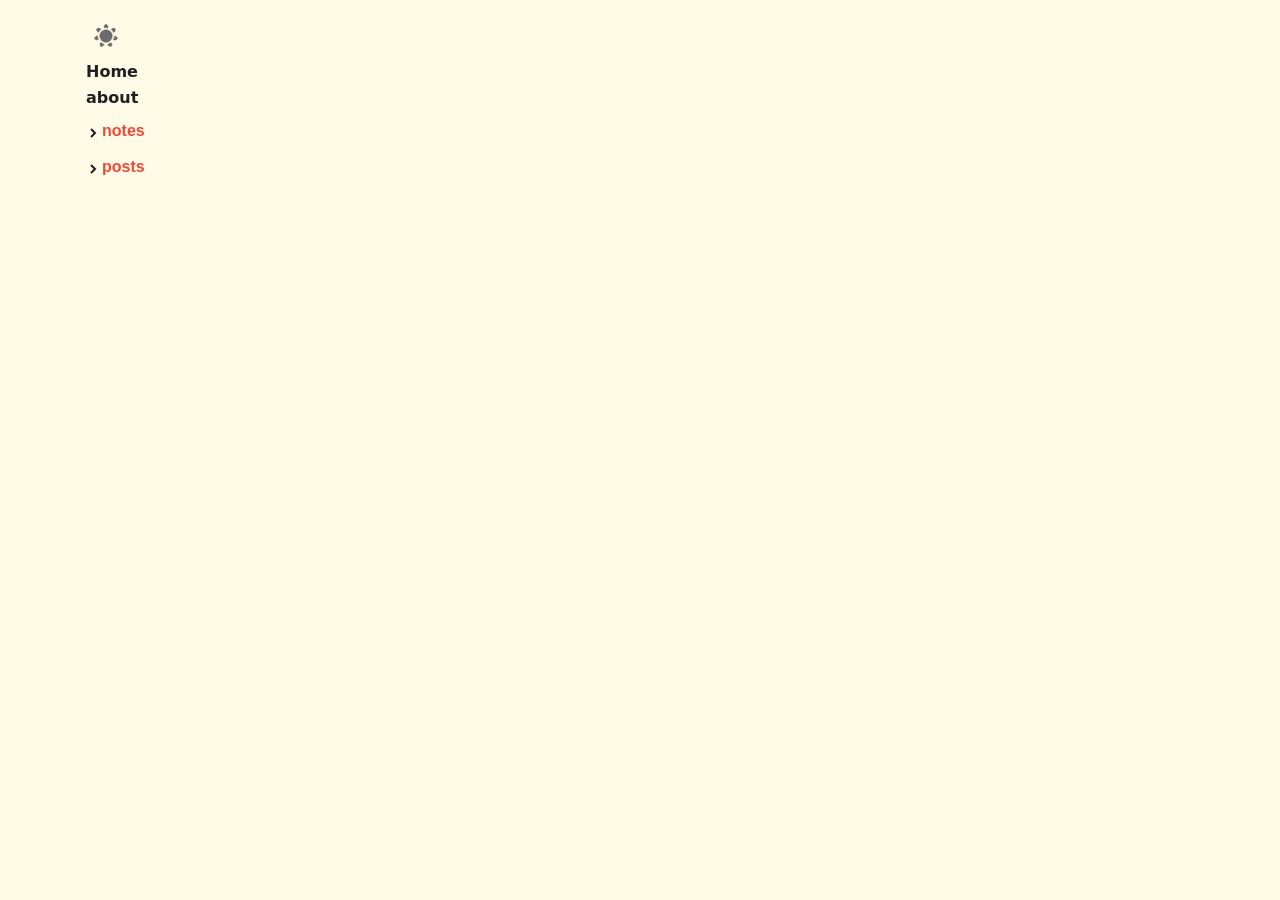
<file: notes/time-of-flight-correction.html>
<!doctype html>

<script>
	(function () {
		const theme = localStorage.getItem("theme");
		if (
			theme === "dark" ||
			(!theme && matchMedia("(prefers-color-scheme: dark)").matches)
		) {
			document.documentElement.classList.add("dark");
		}
	})();
</script>
<html lang="en">

<head>
	<meta charset="utf-8" />
	<meta name="viewport" content="width=device-width, initial-scale=1" />
	
		<link href="../_app/immutable/assets/Callout.CPE9MIBf.css" rel="stylesheet">
		<link href="../_app/immutable/assets/0.Be9qc8Hh.css" rel="stylesheet">
		<link rel="modulepreload" href="../_app/immutable/entry/start.JaY3Ffof.js">
		<link rel="modulepreload" href="../_app/immutable/chunks/CgdrutAM.js">
		<link rel="modulepreload" href="../_app/immutable/chunks/2_3Ag8P1.js">
		<link rel="modulepreload" href="../_app/immutable/chunks/DIeogL5L.js">
		<link rel="modulepreload" href="../_app/immutable/chunks/D57K5NUi.js">
		<link rel="modulepreload" href="../_app/immutable/chunks/DU7PcQDl.js">
		<link rel="modulepreload" href="../_app/immutable/chunks/BQLGI1Hr.js">
		<link rel="modulepreload" href="../_app/immutable/entry/app.Bte5yk9e.js">
		<link rel="modulepreload" href="../_app/immutable/chunks/BPM0qSOr.js">
		<link rel="modulepreload" href="../_app/immutable/chunks/BcGM2uHR.js">
		<link rel="modulepreload" href="../_app/immutable/chunks/CUr7vh6p.js">
		<link rel="modulepreload" href="../_app/immutable/chunks/DsnmJJEf.js">
		<link rel="modulepreload" href="../_app/immutable/chunks/DV7tVNZB.js">
		<link rel="modulepreload" href="../_app/immutable/chunks/DZOLXL9S.js">
		<link rel="modulepreload" href="../_app/immutable/chunks/vM50zgTa.js">
		<link rel="modulepreload" href="../_app/immutable/nodes/0.CW48Ff1E.js">
		<link rel="modulepreload" href="../_app/immutable/chunks/tZWqXfMK.js">
		<link rel="modulepreload" href="../_app/immutable/chunks/69_IOA4Y.js">
		<link rel="modulepreload" href="../_app/immutable/chunks/B2SH5A7C.js">
		<link rel="modulepreload" href="../_app/immutable/chunks/CrALvu6r.js">
		<link rel="modulepreload" href="../_app/immutable/chunks/hoW9y9Zz.js">
		<link rel="modulepreload" href="../_app/immutable/chunks/B6GltS9j.js">
		<link rel="modulepreload" href="../_app/immutable/chunks/Bk1qdfhq.js">
		<link rel="modulepreload" href="../_app/immutable/nodes/8.DPzO339H.js"><!--12qhfyh--><link rel="icon" href="data:image/svg+xml,%3csvg%20xmlns='http://www.w3.org/2000/svg'%20width='107'%20height='128'%20viewBox='0%200%20107%20128'%3e%3ctitle%3esvelte-logo%3c/title%3e%3cpath%20d='M94.157%2022.819c-10.4-14.885-30.94-19.297-45.792-9.835L22.282%2029.608A29.92%2029.92%200%200%200%208.764%2049.65a31.5%2031.5%200%200%200%203.108%2020.231%2030%2030%200%200%200-4.477%2011.183%2031.9%2031.9%200%200%200%205.448%2024.116c10.402%2014.887%2030.942%2019.297%2045.791%209.835l26.083-16.624A29.92%2029.92%200%200%200%2098.235%2078.35a31.53%2031.53%200%200%200-3.105-20.232%2030%2030%200%200%200%204.474-11.182%2031.88%2031.88%200%200%200-5.447-24.116'%20style='fill:%23ff3e00'/%3e%3cpath%20d='M45.817%20106.582a20.72%2020.72%200%200%201-22.237-8.243%2019.17%2019.17%200%200%201-3.277-14.503%2018%2018%200%200%201%20.624-2.435l.49-1.498%201.337.981a33.6%2033.6%200%200%200%2010.203%205.098l.97.294-.09.968a5.85%205.85%200%200%200%201.052%203.878%206.24%206.24%200%200%200%206.695%202.485%205.8%205.8%200%200%200%201.603-.704L69.27%2076.28a5.43%205.43%200%200%200%202.45-3.631%205.8%205.8%200%200%200-.987-4.371%206.24%206.24%200%200%200-6.698-2.487%205.7%205.7%200%200%200-1.6.704l-9.953%206.345a19%2019%200%200%201-5.296%202.326%2020.72%2020.72%200%200%201-22.237-8.243%2019.17%2019.17%200%200%201-3.277-14.502%2017.99%2017.99%200%200%201%208.13-12.052l26.081-16.623a19%2019%200%200%201%205.3-2.329%2020.72%2020.72%200%200%201%2022.237%208.243%2019.17%2019.17%200%200%201%203.277%2014.503%2018%2018%200%200%201-.624%202.435l-.49%201.498-1.337-.98a33.6%2033.6%200%200%200-10.203-5.1l-.97-.294.09-.968a5.86%205.86%200%200%200-1.052-3.878%206.24%206.24%200%200%200-6.696-2.485%205.8%205.8%200%200%200-1.602.704L37.73%2051.72a5.42%205.42%200%200%200-2.449%203.63%205.79%205.79%200%200%200%20.986%204.372%206.24%206.24%200%200%200%206.698%202.486%205.8%205.8%200%200%200%201.602-.704l9.952-6.342a19%2019%200%200%201%205.295-2.328%2020.72%2020.72%200%200%201%2022.237%208.242%2019.17%2019.17%200%200%201%203.277%2014.503%2018%2018%200%200%201-8.13%2012.053l-26.081%2016.622a19%2019%200%200%201-5.3%202.328'%20style='fill:%23fff'/%3e%3c/svg%3e"/><!---->
</head>

<body data-sveltekit-preload-data="hover">
	<div style="display: contents"><!--[--><!--[--><!----><div class="layout svelte-12qhfyh"><div class="desktop svelte-12qhfyh"></div> <div class="desktop svelte-12qhfyh"><aside class="sidebar svelte-h1jwl0"><button aria-label="darkmode" class="svelte-1aayld0"><svg width="1.5rem" height="1.5rem" viewBox="0 0 35.277777 35.277777" version="1.1" id="svg1" xmlns="http://www.w3.org/2000/svg" class="svelte-1aayld0"><defs id="defs1"></defs><g id="layer1"><circle style="fill:currentColor;stroke:currentColor;stroke-width:0.965;stroke-dasharray:none" id="path1" cx="17.638887" cy="17.638887" r="9.1198483"></circle><path id="path2" style="fill:currentColor;stroke:currentColor;stroke-width:0.965;stroke-dasharray:none" d="M 20.486723,5.4116456 C 20.093314,6.3588743 18.985296,5.0953833 17.638887,5.0504262 16.615215,5.0162454 15.436614,6.19238 15.070183,5.2359269 14.223834,3.0267948 16.614644,0.49574582 17.638887,0.49574542 c 1.024244,-1e-7 3.695045,2.87603778 2.847836,4.91590018 z M 9.8548406,7.7888012 C 10.350127,8.6869681 8.6714524,8.7654777 7.7968312,9.7901124 7.1318585,10.56914 7.3165519,12.223915 6.3403008,11.914064 4.0854418,11.198395 3.5972336,7.751101 4.2358384,6.9503154 4.874444,6.1495291 8.7882381,5.8545931 9.8548406,7.7888012 Z M 5.0845054,17.583274 c 1.0110215,0.172767 0.025766,1.534158 0.2815403,2.856813 0.1944646,1.005613 1.6033745,1.892949 0.7524402,2.463024 C 4.1530717,24.219818 1.1534762,22.452162 0.92556027,21.453599 0.69764444,20.455035 2.9072649,17.211218 5.0845054,17.583274 Z m 4.6833717,9.836352 c 0.7654369,-0.68273 1.2155179,0.936387 2.4090839,1.561077 0.907467,0.47495 2.479655,-0.07333 2.394809,0.947388 -0.195973,2.357577 -3.448199,3.60064 -4.37101,3.156238 C 9.2779476,32.639926 8.1195051,28.889888 9.7678771,27.419626 Z m 10.6104039,2.471258 c -0.05654,-1.024118 1.48996,-0.366503 2.722539,-0.910183 0.937127,-0.413359 1.488704,-1.984395 2.233837,-1.281649 1.72104,1.623142 0.665176,4.940872 -0.257635,5.385275 -0.922812,0.444403 -4.576986,-0.988001 -4.698741,-3.193443 z m 8.547586,-6.754745 c -0.835938,-0.594323 0.642432,-1.393408 0.985866,-2.696055 0.261112,-0.990401 -0.623271,-2.401166 0.390741,-2.545579 2.342075,-0.333552 4.27766,2.560527 4.049745,3.55909 -0.227916,0.998564 -3.626155,2.962424 -5.426352,1.682544 z m 0.04826,-10.894285 c -0.985859,0.283008 -0.68886,-1.37105 -1.493184,-2.4517447 -0.611525,-0.8216504 -2.26591,-1.0098099 -1.746591,-1.8926359 1.199479,-2.0390736 4.668979,-1.7479463 5.307584,-0.9471612 0.638606,0.8007862 0.05525,4.6820828 -2.067809,5.2915418 z"></path></g></svg></button><!----> <ul class="svelte-e7hni"><!--[--><li class="explorer-node svelte-e7hni"><!--[!--><a href="../" class="svelte-e7hni">Home</a><!--]--></li><li class="explorer-node svelte-e7hni"><!--[!--><a href="../about" class="svelte-e7hni">about</a><!--]--></li><li class="explorer-node svelte-e7hni"><!--[--><div class="explorer-node svelte-15uewpz"><button aria-expanded="false" class="subnav-button svelte-15uewpz"><div class="arrow-icon svelte-15uewpz"><svg width="16" height="16" viewBox="0 0 16 16"><polyline points="4 7 8 11 12 7" fill="none" stroke="currentColor" stroke-width="2"></polyline></svg></div> <span class="subnav-button-text svelte-15uewpz">notes</span></button> <!--[!--><!--]--></div><!--]--></li><li class="explorer-node svelte-e7hni"><!--[--><div class="explorer-node svelte-15uewpz"><button aria-expanded="false" class="subnav-button svelte-15uewpz"><div class="arrow-icon svelte-15uewpz"><svg width="16" height="16" viewBox="0 0 16 16"><polyline points="4 7 8 11 12 7" fill="none" stroke="currentColor" stroke-width="2"></polyline></svg></div> <span class="subnav-button-text svelte-15uewpz">posts</span></button> <!--[!--><!--]--></div><!--]--></li><!--]--></ul><!----></aside><!----></div> <div class="mobile svelte-12qhfyh"><div class="top_bar svelte-1nlxmlp"><button class="burger svelte-1nlxmlp">☰</button> <button aria-label="darkmode" class="svelte-1aayld0"><svg width="1.5rem" height="1.5rem" viewBox="0 0 35.277777 35.277777" version="1.1" id="svg1" xmlns="http://www.w3.org/2000/svg" class="svelte-1aayld0"><defs id="defs1"></defs><g id="layer1"><circle style="fill:currentColor;stroke:currentColor;stroke-width:0.965;stroke-dasharray:none" id="path1" cx="17.638887" cy="17.638887" r="9.1198483"></circle><path id="path2" style="fill:currentColor;stroke:currentColor;stroke-width:0.965;stroke-dasharray:none" d="M 20.486723,5.4116456 C 20.093314,6.3588743 18.985296,5.0953833 17.638887,5.0504262 16.615215,5.0162454 15.436614,6.19238 15.070183,5.2359269 14.223834,3.0267948 16.614644,0.49574582 17.638887,0.49574542 c 1.024244,-1e-7 3.695045,2.87603778 2.847836,4.91590018 z M 9.8548406,7.7888012 C 10.350127,8.6869681 8.6714524,8.7654777 7.7968312,9.7901124 7.1318585,10.56914 7.3165519,12.223915 6.3403008,11.914064 4.0854418,11.198395 3.5972336,7.751101 4.2358384,6.9503154 4.874444,6.1495291 8.7882381,5.8545931 9.8548406,7.7888012 Z M 5.0845054,17.583274 c 1.0110215,0.172767 0.025766,1.534158 0.2815403,2.856813 0.1944646,1.005613 1.6033745,1.892949 0.7524402,2.463024 C 4.1530717,24.219818 1.1534762,22.452162 0.92556027,21.453599 0.69764444,20.455035 2.9072649,17.211218 5.0845054,17.583274 Z m 4.6833717,9.836352 c 0.7654369,-0.68273 1.2155179,0.936387 2.4090839,1.561077 0.907467,0.47495 2.479655,-0.07333 2.394809,0.947388 -0.195973,2.357577 -3.448199,3.60064 -4.37101,3.156238 C 9.2779476,32.639926 8.1195051,28.889888 9.7678771,27.419626 Z m 10.6104039,2.471258 c -0.05654,-1.024118 1.48996,-0.366503 2.722539,-0.910183 0.937127,-0.413359 1.488704,-1.984395 2.233837,-1.281649 1.72104,1.623142 0.665176,4.940872 -0.257635,5.385275 -0.922812,0.444403 -4.576986,-0.988001 -4.698741,-3.193443 z m 8.547586,-6.754745 c -0.835938,-0.594323 0.642432,-1.393408 0.985866,-2.696055 0.261112,-0.990401 -0.623271,-2.401166 0.390741,-2.545579 2.342075,-0.333552 4.27766,2.560527 4.049745,3.55909 -0.227916,0.998564 -3.626155,2.962424 -5.426352,1.682544 z m 0.04826,-10.894285 c -0.985859,0.283008 -0.68886,-1.37105 -1.493184,-2.4517447 -0.611525,-0.8216504 -2.26591,-1.0098099 -1.746591,-1.8926359 1.199479,-2.0390736 4.668979,-1.7479463 5.307584,-0.9471612 0.638606,0.8007862 0.05525,4.6820828 -2.067809,5.2915418 z"></path></g></svg></button><!----></div> <nav class="menu  svelte-1nlxmlp"><div class="explorer svelte-1nlxmlp"><ul class="svelte-e7hni"><!--[--><li class="explorer-node svelte-e7hni"><!--[!--><a href="../" class="svelte-e7hni">Home</a><!--]--></li><li class="explorer-node svelte-e7hni"><!--[!--><a href="../about" class="svelte-e7hni">about</a><!--]--></li><li class="explorer-node svelte-e7hni"><!--[--><div class="explorer-node svelte-15uewpz"><button aria-expanded="false" class="subnav-button svelte-15uewpz"><div class="arrow-icon svelte-15uewpz"><svg width="16" height="16" viewBox="0 0 16 16"><polyline points="4 7 8 11 12 7" fill="none" stroke="currentColor" stroke-width="2"></polyline></svg></div> <span class="subnav-button-text svelte-15uewpz">notes</span></button> <!--[!--><!--]--></div><!--]--></li><li class="explorer-node svelte-e7hni"><!--[--><div class="explorer-node svelte-15uewpz"><button aria-expanded="false" class="subnav-button svelte-15uewpz"><div class="arrow-icon svelte-15uewpz"><svg width="16" height="16" viewBox="0 0 16 16"><polyline points="4 7 8 11 12 7" fill="none" stroke="currentColor" stroke-width="2"></polyline></svg></div> <span class="subnav-button-text svelte-15uewpz">posts</span></button> <!--[!--><!--]--></div><!--]--></li><!--]--></ul><!----></div></nav> <!--[!--><!--]--><!----></div> <main class="content svelte-12qhfyh"><!----><!----><!----></main> <div class="desktop svelte-12qhfyh"></div></div><!----><!--]--> <!--[!--><!--]--><!--]-->
			
			<script>
				{
					__sveltekit_1mgzlw4 = {
						base: new URL("..", location).pathname.slice(0, -1),
						assets: "/test_website"
					};

					const element = document.currentScript.parentElement;

					Promise.all([
						import("../_app/immutable/entry/start.JaY3Ffof.js"),
						import("../_app/immutable/entry/app.Bte5yk9e.js")
					]).then(([kit, app]) => {
						kit.start(app, element, {
							node_ids: [0, 8],
							data: [null,null],
							form: null,
							error: null
						});
					});
				}
			</script>
		</div>
</body>

</html>
</file>
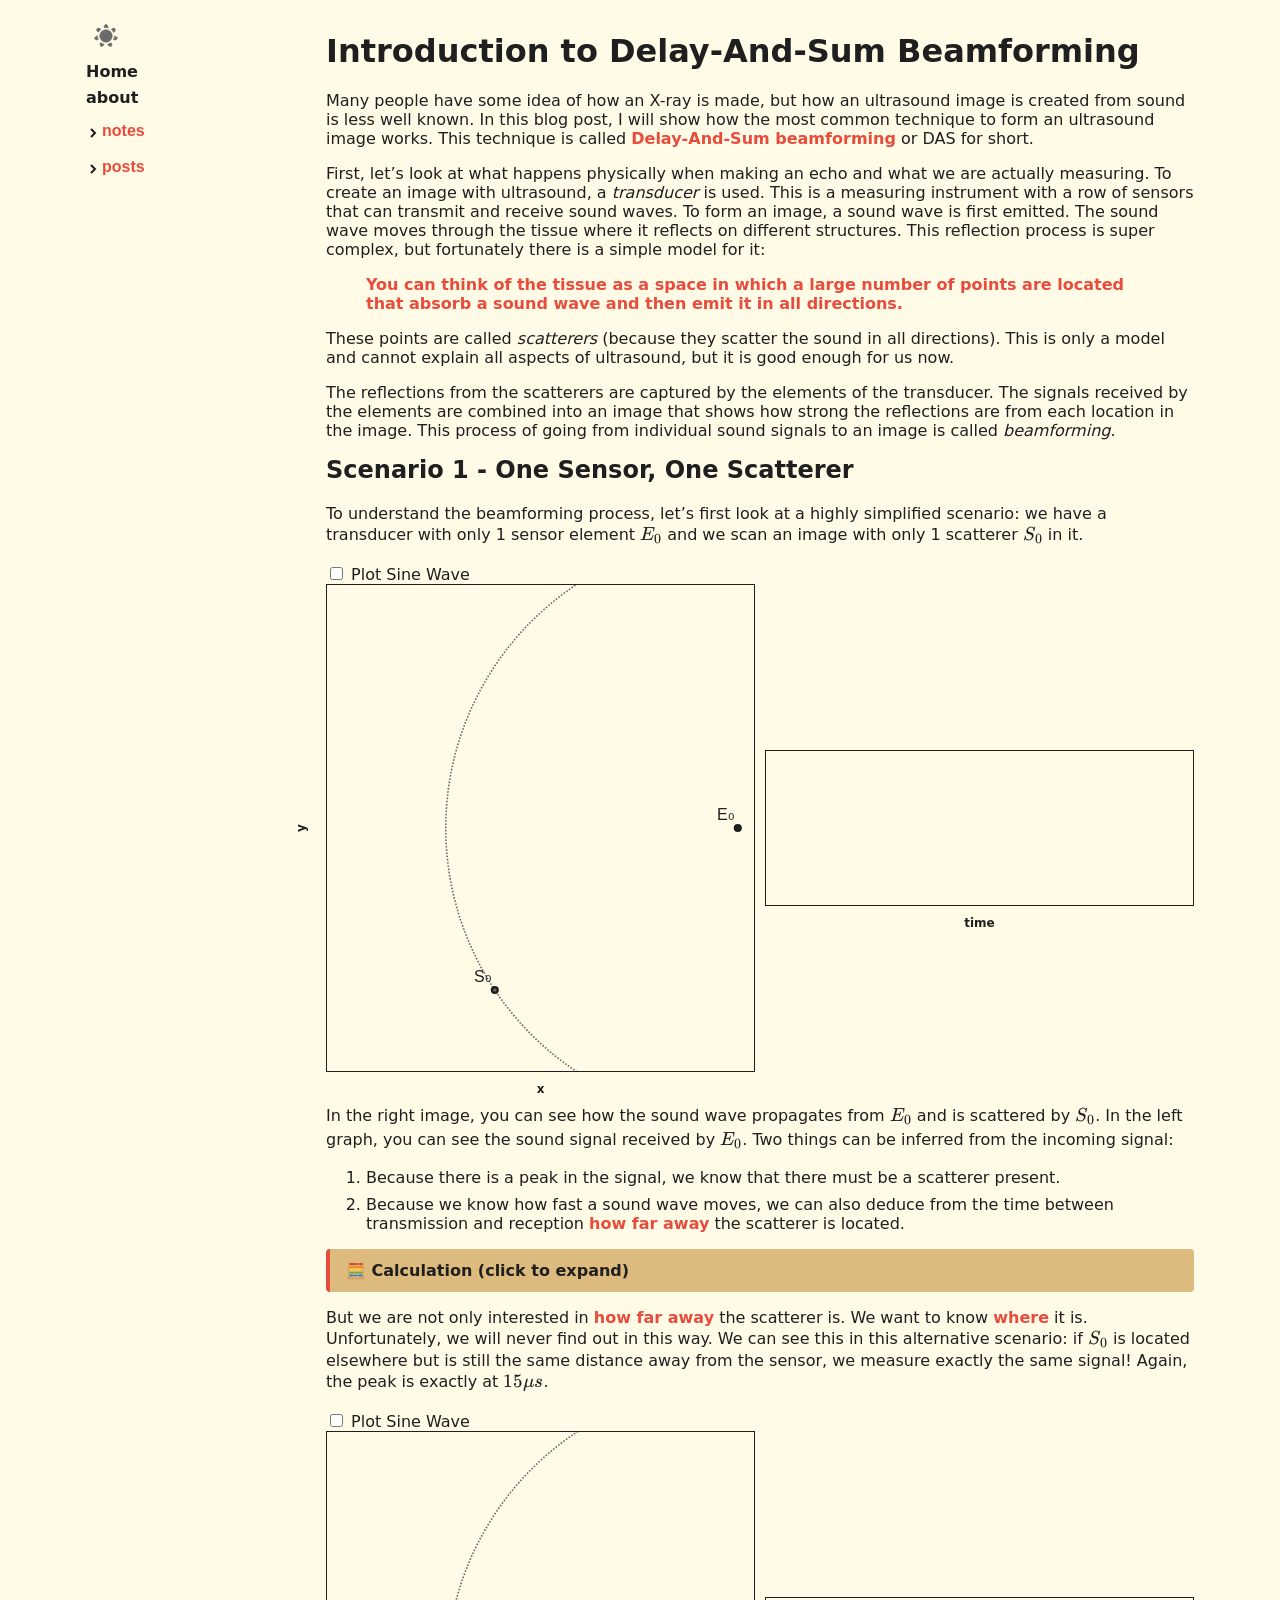
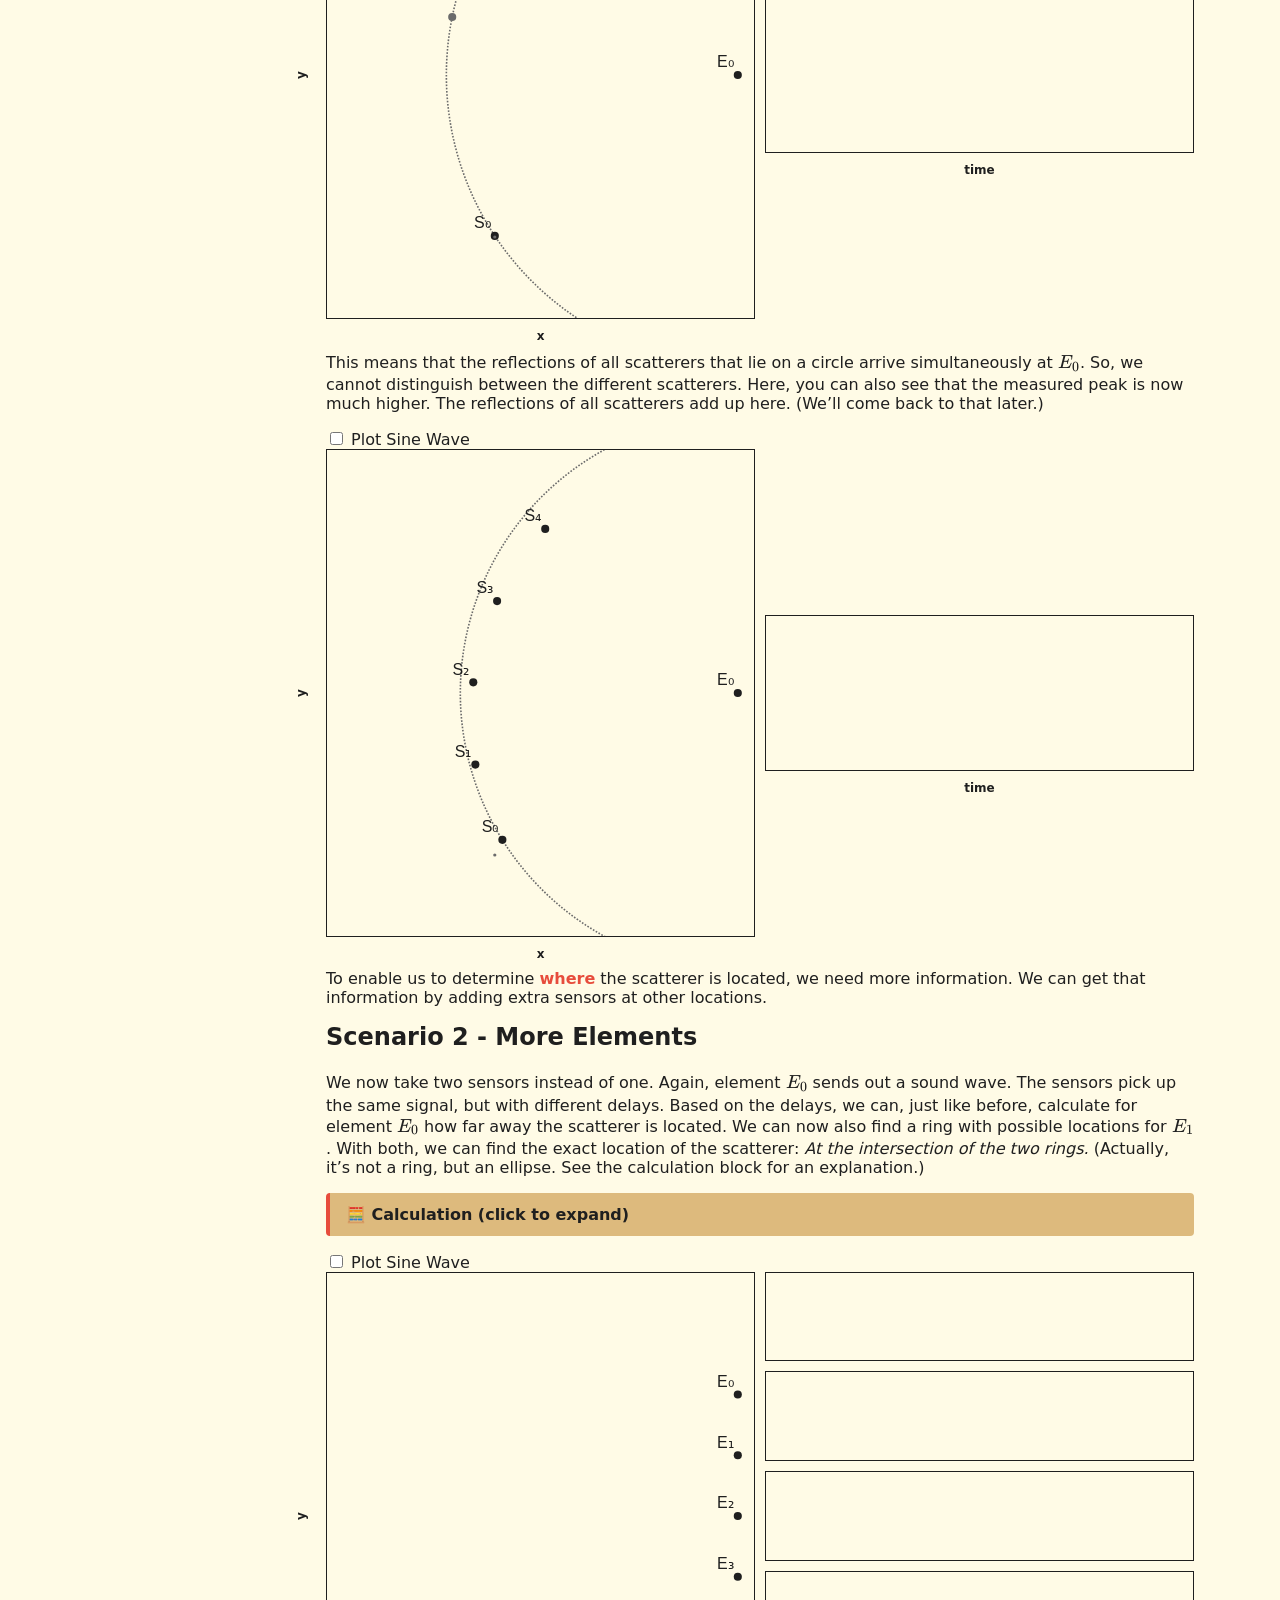
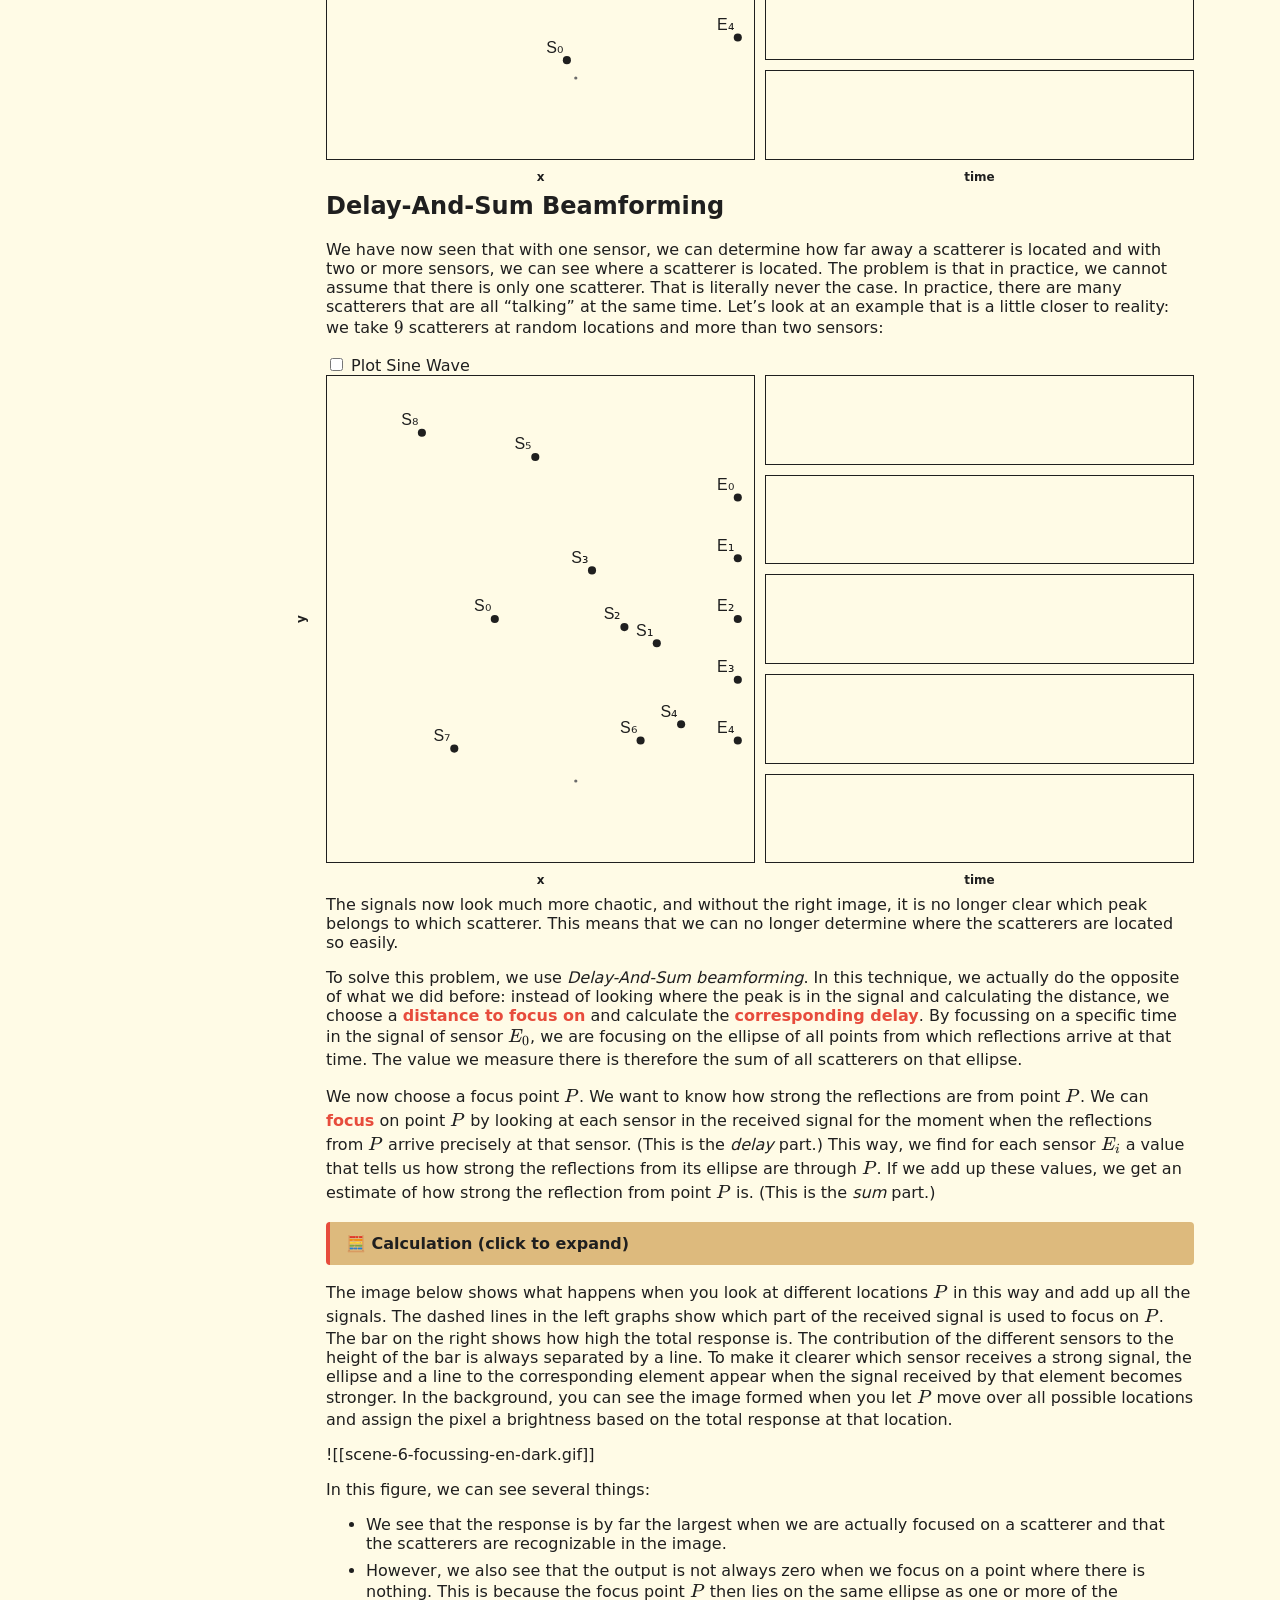
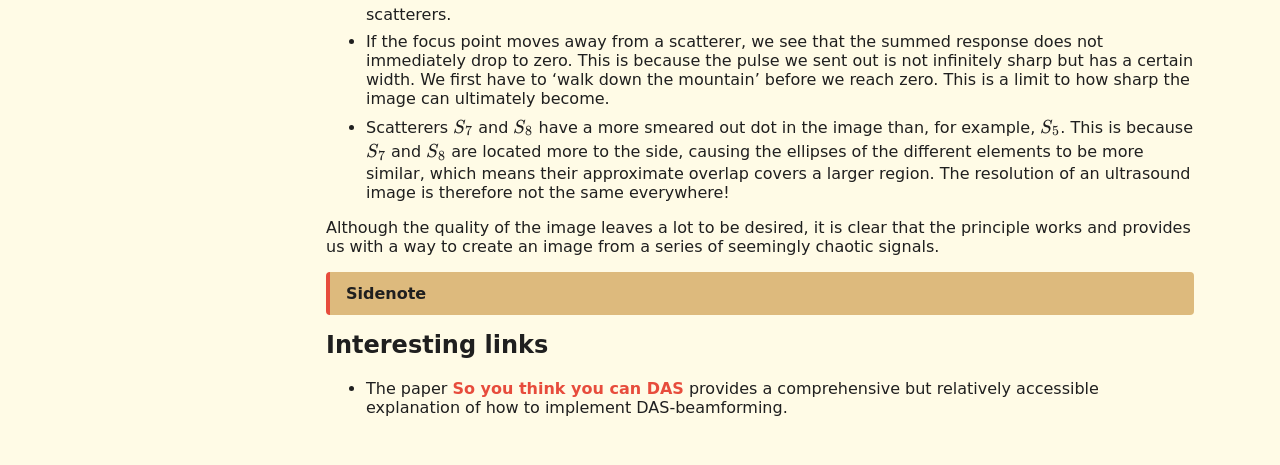
<file: posts/introduction-to-DAS.html>
<!doctype html>

<script>
	(function () {
		const theme = localStorage.getItem("theme");
		if (
			theme === "dark" ||
			(!theme && matchMedia("(prefers-color-scheme: dark)").matches)
		) {
			document.documentElement.classList.add("dark");
		}
	})();
</script>
<html lang="en">

<head>
	<meta charset="utf-8" />
	<meta name="viewport" content="width=device-width, initial-scale=1" />
	
		<link href="../_app/immutable/assets/Callout.CPE9MIBf.css" rel="stylesheet">
		<link href="../_app/immutable/assets/0.Be9qc8Hh.css" rel="stylesheet">
		<link href="../_app/immutable/assets/SingleElementPlot.DmoNw5IX.css" rel="stylesheet">
		<link rel="modulepreload" href="../_app/immutable/entry/start.JaY3Ffof.js">
		<link rel="modulepreload" href="../_app/immutable/chunks/CgdrutAM.js">
		<link rel="modulepreload" href="../_app/immutable/chunks/2_3Ag8P1.js">
		<link rel="modulepreload" href="../_app/immutable/chunks/DIeogL5L.js">
		<link rel="modulepreload" href="../_app/immutable/chunks/D57K5NUi.js">
		<link rel="modulepreload" href="../_app/immutable/chunks/DU7PcQDl.js">
		<link rel="modulepreload" href="../_app/immutable/chunks/BQLGI1Hr.js">
		<link rel="modulepreload" href="../_app/immutable/entry/app.Bte5yk9e.js">
		<link rel="modulepreload" href="../_app/immutable/chunks/BPM0qSOr.js">
		<link rel="modulepreload" href="../_app/immutable/chunks/BcGM2uHR.js">
		<link rel="modulepreload" href="../_app/immutable/chunks/CUr7vh6p.js">
		<link rel="modulepreload" href="../_app/immutable/chunks/DsnmJJEf.js">
		<link rel="modulepreload" href="../_app/immutable/chunks/DV7tVNZB.js">
		<link rel="modulepreload" href="../_app/immutable/chunks/DZOLXL9S.js">
		<link rel="modulepreload" href="../_app/immutable/chunks/vM50zgTa.js">
		<link rel="modulepreload" href="../_app/immutable/nodes/0.CW48Ff1E.js">
		<link rel="modulepreload" href="../_app/immutable/chunks/tZWqXfMK.js">
		<link rel="modulepreload" href="../_app/immutable/chunks/69_IOA4Y.js">
		<link rel="modulepreload" href="../_app/immutable/chunks/B2SH5A7C.js">
		<link rel="modulepreload" href="../_app/immutable/chunks/CrALvu6r.js">
		<link rel="modulepreload" href="../_app/immutable/chunks/hoW9y9Zz.js">
		<link rel="modulepreload" href="../_app/immutable/chunks/B6GltS9j.js">
		<link rel="modulepreload" href="../_app/immutable/chunks/Bk1qdfhq.js">
		<link rel="modulepreload" href="../_app/immutable/nodes/10.DgsPOLbX.js">
		<link rel="modulepreload" href="../_app/immutable/chunks/CwE9wBIf.js">
		<link rel="modulepreload" href="../_app/immutable/chunks/D--Ba-JR.js"><!--12qhfyh--><link rel="icon" href="data:image/svg+xml,%3csvg%20xmlns='http://www.w3.org/2000/svg'%20width='107'%20height='128'%20viewBox='0%200%20107%20128'%3e%3ctitle%3esvelte-logo%3c/title%3e%3cpath%20d='M94.157%2022.819c-10.4-14.885-30.94-19.297-45.792-9.835L22.282%2029.608A29.92%2029.92%200%200%200%208.764%2049.65a31.5%2031.5%200%200%200%203.108%2020.231%2030%2030%200%200%200-4.477%2011.183%2031.9%2031.9%200%200%200%205.448%2024.116c10.402%2014.887%2030.942%2019.297%2045.791%209.835l26.083-16.624A29.92%2029.92%200%200%200%2098.235%2078.35a31.53%2031.53%200%200%200-3.105-20.232%2030%2030%200%200%200%204.474-11.182%2031.88%2031.88%200%200%200-5.447-24.116'%20style='fill:%23ff3e00'/%3e%3cpath%20d='M45.817%20106.582a20.72%2020.72%200%200%201-22.237-8.243%2019.17%2019.17%200%200%201-3.277-14.503%2018%2018%200%200%201%20.624-2.435l.49-1.498%201.337.981a33.6%2033.6%200%200%200%2010.203%205.098l.97.294-.09.968a5.85%205.85%200%200%200%201.052%203.878%206.24%206.24%200%200%200%206.695%202.485%205.8%205.8%200%200%200%201.603-.704L69.27%2076.28a5.43%205.43%200%200%200%202.45-3.631%205.8%205.8%200%200%200-.987-4.371%206.24%206.24%200%200%200-6.698-2.487%205.7%205.7%200%200%200-1.6.704l-9.953%206.345a19%2019%200%200%201-5.296%202.326%2020.72%2020.72%200%200%201-22.237-8.243%2019.17%2019.17%200%200%201-3.277-14.502%2017.99%2017.99%200%200%201%208.13-12.052l26.081-16.623a19%2019%200%200%201%205.3-2.329%2020.72%2020.72%200%200%201%2022.237%208.243%2019.17%2019.17%200%200%201%203.277%2014.503%2018%2018%200%200%201-.624%202.435l-.49%201.498-1.337-.98a33.6%2033.6%200%200%200-10.203-5.1l-.97-.294.09-.968a5.86%205.86%200%200%200-1.052-3.878%206.24%206.24%200%200%200-6.696-2.485%205.8%205.8%200%200%200-1.602.704L37.73%2051.72a5.42%205.42%200%200%200-2.449%203.63%205.79%205.79%200%200%200%20.986%204.372%206.24%206.24%200%200%200%206.698%202.486%205.8%205.8%200%200%200%201.602-.704l9.952-6.342a19%2019%200%200%201%205.295-2.328%2020.72%2020.72%200%200%201%2022.237%208.242%2019.17%2019.17%200%200%201%203.277%2014.503%2018%2018%200%200%201-8.13%2012.053l-26.081%2016.622a19%2019%200%200%201-5.3%202.328'%20style='fill:%23fff'/%3e%3c/svg%3e"/><!---->
</head>

<body data-sveltekit-preload-data="hover">
	<div style="display: contents"><!--[--><!--[--><!----><div class="layout svelte-12qhfyh"><div class="desktop svelte-12qhfyh"></div> <div class="desktop svelte-12qhfyh"><aside class="sidebar svelte-h1jwl0"><button aria-label="darkmode" class="svelte-1aayld0"><svg width="1.5rem" height="1.5rem" viewBox="0 0 35.277777 35.277777" version="1.1" id="svg1" xmlns="http://www.w3.org/2000/svg" class="svelte-1aayld0"><defs id="defs1"></defs><g id="layer1"><circle style="fill:currentColor;stroke:currentColor;stroke-width:0.965;stroke-dasharray:none" id="path1" cx="17.638887" cy="17.638887" r="9.1198483"></circle><path id="path2" style="fill:currentColor;stroke:currentColor;stroke-width:0.965;stroke-dasharray:none" d="M 20.486723,5.4116456 C 20.093314,6.3588743 18.985296,5.0953833 17.638887,5.0504262 16.615215,5.0162454 15.436614,6.19238 15.070183,5.2359269 14.223834,3.0267948 16.614644,0.49574582 17.638887,0.49574542 c 1.024244,-1e-7 3.695045,2.87603778 2.847836,4.91590018 z M 9.8548406,7.7888012 C 10.350127,8.6869681 8.6714524,8.7654777 7.7968312,9.7901124 7.1318585,10.56914 7.3165519,12.223915 6.3403008,11.914064 4.0854418,11.198395 3.5972336,7.751101 4.2358384,6.9503154 4.874444,6.1495291 8.7882381,5.8545931 9.8548406,7.7888012 Z M 5.0845054,17.583274 c 1.0110215,0.172767 0.025766,1.534158 0.2815403,2.856813 0.1944646,1.005613 1.6033745,1.892949 0.7524402,2.463024 C 4.1530717,24.219818 1.1534762,22.452162 0.92556027,21.453599 0.69764444,20.455035 2.9072649,17.211218 5.0845054,17.583274 Z m 4.6833717,9.836352 c 0.7654369,-0.68273 1.2155179,0.936387 2.4090839,1.561077 0.907467,0.47495 2.479655,-0.07333 2.394809,0.947388 -0.195973,2.357577 -3.448199,3.60064 -4.37101,3.156238 C 9.2779476,32.639926 8.1195051,28.889888 9.7678771,27.419626 Z m 10.6104039,2.471258 c -0.05654,-1.024118 1.48996,-0.366503 2.722539,-0.910183 0.937127,-0.413359 1.488704,-1.984395 2.233837,-1.281649 1.72104,1.623142 0.665176,4.940872 -0.257635,5.385275 -0.922812,0.444403 -4.576986,-0.988001 -4.698741,-3.193443 z m 8.547586,-6.754745 c -0.835938,-0.594323 0.642432,-1.393408 0.985866,-2.696055 0.261112,-0.990401 -0.623271,-2.401166 0.390741,-2.545579 2.342075,-0.333552 4.27766,2.560527 4.049745,3.55909 -0.227916,0.998564 -3.626155,2.962424 -5.426352,1.682544 z m 0.04826,-10.894285 c -0.985859,0.283008 -0.68886,-1.37105 -1.493184,-2.4517447 -0.611525,-0.8216504 -2.26591,-1.0098099 -1.746591,-1.8926359 1.199479,-2.0390736 4.668979,-1.7479463 5.307584,-0.9471612 0.638606,0.8007862 0.05525,4.6820828 -2.067809,5.2915418 z"></path></g></svg></button><!----> <ul class="svelte-e7hni"><!--[--><li class="explorer-node svelte-e7hni"><!--[!--><a href="../" class="svelte-e7hni">Home</a><!--]--></li><li class="explorer-node svelte-e7hni"><!--[!--><a href="../about" class="svelte-e7hni">about</a><!--]--></li><li class="explorer-node svelte-e7hni"><!--[--><div class="explorer-node svelte-15uewpz"><button aria-expanded="false" class="subnav-button svelte-15uewpz"><div class="arrow-icon svelte-15uewpz"><svg width="16" height="16" viewBox="0 0 16 16"><polyline points="4 7 8 11 12 7" fill="none" stroke="currentColor" stroke-width="2"></polyline></svg></div> <span class="subnav-button-text svelte-15uewpz">notes</span></button> <!--[!--><!--]--></div><!--]--></li><li class="explorer-node svelte-e7hni"><!--[--><div class="explorer-node svelte-15uewpz"><button aria-expanded="false" class="subnav-button svelte-15uewpz"><div class="arrow-icon svelte-15uewpz"><svg width="16" height="16" viewBox="0 0 16 16"><polyline points="4 7 8 11 12 7" fill="none" stroke="currentColor" stroke-width="2"></polyline></svg></div> <span class="subnav-button-text svelte-15uewpz">posts</span></button> <!--[!--><!--]--></div><!--]--></li><!--]--></ul><!----></aside><!----></div> <div class="mobile svelte-12qhfyh"><div class="top_bar svelte-1nlxmlp"><button class="burger svelte-1nlxmlp">☰</button> <button aria-label="darkmode" class="svelte-1aayld0"><svg width="1.5rem" height="1.5rem" viewBox="0 0 35.277777 35.277777" version="1.1" id="svg1" xmlns="http://www.w3.org/2000/svg" class="svelte-1aayld0"><defs id="defs1"></defs><g id="layer1"><circle style="fill:currentColor;stroke:currentColor;stroke-width:0.965;stroke-dasharray:none" id="path1" cx="17.638887" cy="17.638887" r="9.1198483"></circle><path id="path2" style="fill:currentColor;stroke:currentColor;stroke-width:0.965;stroke-dasharray:none" d="M 20.486723,5.4116456 C 20.093314,6.3588743 18.985296,5.0953833 17.638887,5.0504262 16.615215,5.0162454 15.436614,6.19238 15.070183,5.2359269 14.223834,3.0267948 16.614644,0.49574582 17.638887,0.49574542 c 1.024244,-1e-7 3.695045,2.87603778 2.847836,4.91590018 z M 9.8548406,7.7888012 C 10.350127,8.6869681 8.6714524,8.7654777 7.7968312,9.7901124 7.1318585,10.56914 7.3165519,12.223915 6.3403008,11.914064 4.0854418,11.198395 3.5972336,7.751101 4.2358384,6.9503154 4.874444,6.1495291 8.7882381,5.8545931 9.8548406,7.7888012 Z M 5.0845054,17.583274 c 1.0110215,0.172767 0.025766,1.534158 0.2815403,2.856813 0.1944646,1.005613 1.6033745,1.892949 0.7524402,2.463024 C 4.1530717,24.219818 1.1534762,22.452162 0.92556027,21.453599 0.69764444,20.455035 2.9072649,17.211218 5.0845054,17.583274 Z m 4.6833717,9.836352 c 0.7654369,-0.68273 1.2155179,0.936387 2.4090839,1.561077 0.907467,0.47495 2.479655,-0.07333 2.394809,0.947388 -0.195973,2.357577 -3.448199,3.60064 -4.37101,3.156238 C 9.2779476,32.639926 8.1195051,28.889888 9.7678771,27.419626 Z m 10.6104039,2.471258 c -0.05654,-1.024118 1.48996,-0.366503 2.722539,-0.910183 0.937127,-0.413359 1.488704,-1.984395 2.233837,-1.281649 1.72104,1.623142 0.665176,4.940872 -0.257635,5.385275 -0.922812,0.444403 -4.576986,-0.988001 -4.698741,-3.193443 z m 8.547586,-6.754745 c -0.835938,-0.594323 0.642432,-1.393408 0.985866,-2.696055 0.261112,-0.990401 -0.623271,-2.401166 0.390741,-2.545579 2.342075,-0.333552 4.27766,2.560527 4.049745,3.55909 -0.227916,0.998564 -3.626155,2.962424 -5.426352,1.682544 z m 0.04826,-10.894285 c -0.985859,0.283008 -0.68886,-1.37105 -1.493184,-2.4517447 -0.611525,-0.8216504 -2.26591,-1.0098099 -1.746591,-1.8926359 1.199479,-2.0390736 4.668979,-1.7479463 5.307584,-0.9471612 0.638606,0.8007862 0.05525,4.6820828 -2.067809,5.2915418 z"></path></g></svg></button><!----></div> <nav class="menu  svelte-1nlxmlp"><div class="explorer svelte-1nlxmlp"><ul class="svelte-e7hni"><!--[--><li class="explorer-node svelte-e7hni"><!--[!--><a href="../" class="svelte-e7hni">Home</a><!--]--></li><li class="explorer-node svelte-e7hni"><!--[!--><a href="../about" class="svelte-e7hni">about</a><!--]--></li><li class="explorer-node svelte-e7hni"><!--[--><div class="explorer-node svelte-15uewpz"><button aria-expanded="false" class="subnav-button svelte-15uewpz"><div class="arrow-icon svelte-15uewpz"><svg width="16" height="16" viewBox="0 0 16 16"><polyline points="4 7 8 11 12 7" fill="none" stroke="currentColor" stroke-width="2"></polyline></svg></div> <span class="subnav-button-text svelte-15uewpz">notes</span></button> <!--[!--><!--]--></div><!--]--></li><li class="explorer-node svelte-e7hni"><!--[--><div class="explorer-node svelte-15uewpz"><button aria-expanded="false" class="subnav-button svelte-15uewpz"><div class="arrow-icon svelte-15uewpz"><svg width="16" height="16" viewBox="0 0 16 16"><polyline points="4 7 8 11 12 7" fill="none" stroke="currentColor" stroke-width="2"></polyline></svg></div> <span class="subnav-button-text svelte-15uewpz">posts</span></button> <!--[!--><!--]--></div><!--]--></li><!--]--></ul><!----></div></nav> <!--[!--><!--]--><!----></div> <main class="content svelte-12qhfyh"><!----><h1>Introduction to Delay-And-Sum Beamforming</h1> <p>Many people have some idea of how an X-ray is made, but how an ultrasound image is created from sound is less well known. In this blog post, I will show how the most common technique to form an ultrasound image works. This technique is called <strong>Delay-And-Sum beamforming</strong> or DAS for short.</p> <p>First, let’s look at what happens physically when making an echo and what we are actually measuring. To create an image with ultrasound, a <em>transducer</em> is used. This is a measuring instrument with a row of sensors that can transmit and receive sound waves. To form an image, a sound wave is first emitted. The sound wave moves through the tissue where it reflects on different structures. This reflection process is super complex, but fortunately there is a simple model for it:</p> <blockquote><p><strong>You can think of the tissue as a space in which a large number of points are located that absorb a sound wave and then emit it in all directions.</strong></p></blockquote> <p>These points are called <em>scatterers</em> (because they scatter the sound in all directions). This is only a model and cannot explain all aspects of ultrasound, but it is good enough for us now.</p> <p>The reflections from the scatterers are captured by the elements of the transducer. The signals received by the elements are combined into an image that shows how strong the reflections are from each location in the image. This process of going from individual sound signals to an image is called <em>beamforming</em>.</p> <h2>Scenario 1 - One Sensor, One Scatterer</h2> <p>To understand the beamforming process, let’s first look at a highly simplified scenario: we have a transducer with only 1 sensor element <span class="math math-inline"><!----><span class="katex"><span class="katex-mathml"><math xmlns="http://www.w3.org/1998/Math/MathML"><semantics><mrow><msub><mi>E</mi><mn>0</mn></msub></mrow><annotation encoding="application/x-tex">E_0</annotation></semantics></math></span><span class="katex-html" aria-hidden="true"><span class="base"><span class="strut" style="height:0.8333em;vertical-align:-0.15em;"></span><span class="mord"><span class="mord mathnormal" style="margin-right:0.05764em;">E</span><span class="msupsub"><span class="vlist-t vlist-t2"><span class="vlist-r"><span class="vlist" style="height:0.3011em;"><span style="top:-2.55em;margin-left:-0.0576em;margin-right:0.05em;"><span class="pstrut" style="height:2.7em;"></span><span class="sizing reset-size6 size3 mtight"><span class="mord mtight">0</span></span></span></span><span class="vlist-s">​</span></span><span class="vlist-r"><span class="vlist" style="height:0.15em;"><span></span></span></span></span></span></span></span></span></span><!----></span> and we scan an image with only 1 scatterer <span class="math math-inline"><!----><span class="katex"><span class="katex-mathml"><math xmlns="http://www.w3.org/1998/Math/MathML"><semantics><mrow><msub><mi>S</mi><mn>0</mn></msub></mrow><annotation encoding="application/x-tex">S_0</annotation></semantics></math></span><span class="katex-html" aria-hidden="true"><span class="base"><span class="strut" style="height:0.8333em;vertical-align:-0.15em;"></span><span class="mord"><span class="mord mathnormal" style="margin-right:0.05764em;">S</span><span class="msupsub"><span class="vlist-t vlist-t2"><span class="vlist-r"><span class="vlist" style="height:0.3011em;"><span style="top:-2.55em;margin-left:-0.0576em;margin-right:0.05em;"><span class="pstrut" style="height:2.7em;"></span><span class="sizing reset-size6 size3 mtight"><span class="mord mtight">0</span></span></span></span><span class="vlist-s">​</span></span><span class="vlist-r"><span class="vlist" style="height:0.15em;"><span></span></span></span></span></span></span></span></span></span><!----></span> in it.</p> <label><input type="checkbox"/> Plot Sine Wave</label> <div class="grid_container svelte-gl43e0" style="grid-template-areas: &quot;big_plot .&quot; &quot;big_plot plot0&quot; &quot;big_plot .&quot; !important; grid-template-rows: 1fr 1fr 1fr !important;"><div class="panel left svelte-gl43e0"><canvas class="svelte-gl43e0"></canvas> <div class="xlabel svelte-gl43e0">x</div> <div class="ylabel svelte-gl43e0">y</div></div> <!--[--><div class="panel svelte-gl43e0" style="grid-area: plot0"><canvas class="svelte-gl43e0"></canvas> <!--[--><div class="xlabel svelte-gl43e0">time</div><!--]--></div><!--]--></div><!----> <p>In the right image, you can see how the sound wave propagates from <span class="math math-inline"><!----><span class="katex"><span class="katex-mathml"><math xmlns="http://www.w3.org/1998/Math/MathML"><semantics><mrow><msub><mi>E</mi><mn>0</mn></msub></mrow><annotation encoding="application/x-tex">E_0</annotation></semantics></math></span><span class="katex-html" aria-hidden="true"><span class="base"><span class="strut" style="height:0.8333em;vertical-align:-0.15em;"></span><span class="mord"><span class="mord mathnormal" style="margin-right:0.05764em;">E</span><span class="msupsub"><span class="vlist-t vlist-t2"><span class="vlist-r"><span class="vlist" style="height:0.3011em;"><span style="top:-2.55em;margin-left:-0.0576em;margin-right:0.05em;"><span class="pstrut" style="height:2.7em;"></span><span class="sizing reset-size6 size3 mtight"><span class="mord mtight">0</span></span></span></span><span class="vlist-s">​</span></span><span class="vlist-r"><span class="vlist" style="height:0.15em;"><span></span></span></span></span></span></span></span></span></span><!----></span> and is scattered by <span class="math math-inline"><!----><span class="katex"><span class="katex-mathml"><math xmlns="http://www.w3.org/1998/Math/MathML"><semantics><mrow><msub><mi>S</mi><mn>0</mn></msub></mrow><annotation encoding="application/x-tex">S_0</annotation></semantics></math></span><span class="katex-html" aria-hidden="true"><span class="base"><span class="strut" style="height:0.8333em;vertical-align:-0.15em;"></span><span class="mord"><span class="mord mathnormal" style="margin-right:0.05764em;">S</span><span class="msupsub"><span class="vlist-t vlist-t2"><span class="vlist-r"><span class="vlist" style="height:0.3011em;"><span style="top:-2.55em;margin-left:-0.0576em;margin-right:0.05em;"><span class="pstrut" style="height:2.7em;"></span><span class="sizing reset-size6 size3 mtight"><span class="mord mtight">0</span></span></span></span><span class="vlist-s">​</span></span><span class="vlist-r"><span class="vlist" style="height:0.15em;"><span></span></span></span></span></span></span></span></span></span><!----></span>. In the left graph, you can see the sound signal received by <span class="math math-inline"><!----><span class="katex"><span class="katex-mathml"><math xmlns="http://www.w3.org/1998/Math/MathML"><semantics><mrow><msub><mi>E</mi><mn>0</mn></msub></mrow><annotation encoding="application/x-tex">E_0</annotation></semantics></math></span><span class="katex-html" aria-hidden="true"><span class="base"><span class="strut" style="height:0.8333em;vertical-align:-0.15em;"></span><span class="mord"><span class="mord mathnormal" style="margin-right:0.05764em;">E</span><span class="msupsub"><span class="vlist-t vlist-t2"><span class="vlist-r"><span class="vlist" style="height:0.3011em;"><span style="top:-2.55em;margin-left:-0.0576em;margin-right:0.05em;"><span class="pstrut" style="height:2.7em;"></span><span class="sizing reset-size6 size3 mtight"><span class="mord mtight">0</span></span></span></span><span class="vlist-s">​</span></span><span class="vlist-r"><span class="vlist" style="height:0.15em;"><span></span></span></span></span></span></span></span></span></span><!----></span>. Two things can be inferred from the incoming signal:</p> <ol><li>Because there is a peak in the signal, we know that there must be a scatterer present.</li> <li>Because we know how fast a sound wave moves, we can also deduce from the time between transmission and reception <strong>how far away</strong> the scatterer is located.</li></ol> <div class="callout info svelte-1g2qtxv"><button class="callout_header svelte-1g2qtxv" aria-expanded="false"><span>🧮 Calculation (click to expand)</span></button> <!--[!--><!--]--></div><!----> <p>But we are not only interested in <strong>how far away</strong> the scatterer is. We want to know <strong>where</strong> it is. Unfortunately, we will never find out in this way. We can see this in this alternative scenario: if <span class="math math-inline"><!----><span class="katex"><span class="katex-mathml"><math xmlns="http://www.w3.org/1998/Math/MathML"><semantics><mrow><msub><mi>S</mi><mn>0</mn></msub></mrow><annotation encoding="application/x-tex">S_0</annotation></semantics></math></span><span class="katex-html" aria-hidden="true"><span class="base"><span class="strut" style="height:0.8333em;vertical-align:-0.15em;"></span><span class="mord"><span class="mord mathnormal" style="margin-right:0.05764em;">S</span><span class="msupsub"><span class="vlist-t vlist-t2"><span class="vlist-r"><span class="vlist" style="height:0.3011em;"><span style="top:-2.55em;margin-left:-0.0576em;margin-right:0.05em;"><span class="pstrut" style="height:2.7em;"></span><span class="sizing reset-size6 size3 mtight"><span class="mord mtight">0</span></span></span></span><span class="vlist-s">​</span></span><span class="vlist-r"><span class="vlist" style="height:0.15em;"><span></span></span></span></span></span></span></span></span></span><!----></span> is located elsewhere but is still the same distance away from the sensor, we measure exactly the same signal! Again, the peak is exactly at <span class="math math-inline"><!----><span class="katex"><span class="katex-mathml"><math xmlns="http://www.w3.org/1998/Math/MathML"><semantics><mrow><mn>15</mn><mi>μ</mi><mi>s</mi></mrow><annotation encoding="application/x-tex">15\mu s</annotation></semantics></math></span><span class="katex-html" aria-hidden="true"><span class="base"><span class="strut" style="height:0.8389em;vertical-align:-0.1944em;"></span><span class="mord">15</span><span class="mord mathnormal">μ</span><span class="mord mathnormal">s</span></span></span></span><!----></span>.</p> <label><input type="checkbox"/> Plot Sine Wave</label> <div class="grid_container svelte-gl43e0" style="grid-template-areas: &quot;big_plot .&quot; &quot;big_plot plot0&quot; &quot;big_plot .&quot; !important; grid-template-rows: 1fr 1fr 1fr !important;"><div class="panel left svelte-gl43e0"><canvas class="svelte-gl43e0"></canvas> <div class="xlabel svelte-gl43e0">x</div> <div class="ylabel svelte-gl43e0">y</div></div> <!--[--><div class="panel svelte-gl43e0" style="grid-area: plot0"><canvas class="svelte-gl43e0"></canvas> <!--[--><div class="xlabel svelte-gl43e0">time</div><!--]--></div><!--]--></div><!----> <p>This means that the reflections of all scatterers that lie on a circle arrive simultaneously at <span class="math math-inline"><!----><span class="katex"><span class="katex-mathml"><math xmlns="http://www.w3.org/1998/Math/MathML"><semantics><mrow><msub><mi>E</mi><mn>0</mn></msub></mrow><annotation encoding="application/x-tex">E_0</annotation></semantics></math></span><span class="katex-html" aria-hidden="true"><span class="base"><span class="strut" style="height:0.8333em;vertical-align:-0.15em;"></span><span class="mord"><span class="mord mathnormal" style="margin-right:0.05764em;">E</span><span class="msupsub"><span class="vlist-t vlist-t2"><span class="vlist-r"><span class="vlist" style="height:0.3011em;"><span style="top:-2.55em;margin-left:-0.0576em;margin-right:0.05em;"><span class="pstrut" style="height:2.7em;"></span><span class="sizing reset-size6 size3 mtight"><span class="mord mtight">0</span></span></span></span><span class="vlist-s">​</span></span><span class="vlist-r"><span class="vlist" style="height:0.15em;"><span></span></span></span></span></span></span></span></span></span><!----></span>. So, we cannot distinguish between the different scatterers. Here, you can also see that the measured peak is now much higher. The reflections of all scatterers add up here. (We’ll come back to that later.)</p> <label><input type="checkbox"/> Plot Sine Wave</label> <div class="grid_container svelte-gl43e0" style="grid-template-areas: &quot;big_plot .&quot; &quot;big_plot plot0&quot; &quot;big_plot .&quot; !important; grid-template-rows: 1fr 1fr 1fr !important;"><div class="panel left svelte-gl43e0"><canvas class="svelte-gl43e0"></canvas> <div class="xlabel svelte-gl43e0">x</div> <div class="ylabel svelte-gl43e0">y</div></div> <!--[--><div class="panel svelte-gl43e0" style="grid-area: plot0"><canvas class="svelte-gl43e0"></canvas> <!--[--><div class="xlabel svelte-gl43e0">time</div><!--]--></div><!--]--></div><!----> <p>To enable us to determine <strong>where</strong> the scatterer is located, we need more information. We can get that information by adding extra sensors at other locations.</p> <h2>Scenario 2 - More Elements</h2> <p>We now take two sensors instead of one. Again, element <span class="math math-inline"><!----><span class="katex"><span class="katex-mathml"><math xmlns="http://www.w3.org/1998/Math/MathML"><semantics><mrow><msub><mi>E</mi><mn>0</mn></msub></mrow><annotation encoding="application/x-tex">E_0</annotation></semantics></math></span><span class="katex-html" aria-hidden="true"><span class="base"><span class="strut" style="height:0.8333em;vertical-align:-0.15em;"></span><span class="mord"><span class="mord mathnormal" style="margin-right:0.05764em;">E</span><span class="msupsub"><span class="vlist-t vlist-t2"><span class="vlist-r"><span class="vlist" style="height:0.3011em;"><span style="top:-2.55em;margin-left:-0.0576em;margin-right:0.05em;"><span class="pstrut" style="height:2.7em;"></span><span class="sizing reset-size6 size3 mtight"><span class="mord mtight">0</span></span></span></span><span class="vlist-s">​</span></span><span class="vlist-r"><span class="vlist" style="height:0.15em;"><span></span></span></span></span></span></span></span></span></span><!----></span> sends out a sound wave. The sensors pick up the same signal, but with different delays. Based on the delays, we can, just like before, calculate for element <span class="math math-inline"><!----><span class="katex"><span class="katex-mathml"><math xmlns="http://www.w3.org/1998/Math/MathML"><semantics><mrow><msub><mi>E</mi><mn>0</mn></msub></mrow><annotation encoding="application/x-tex">E_0</annotation></semantics></math></span><span class="katex-html" aria-hidden="true"><span class="base"><span class="strut" style="height:0.8333em;vertical-align:-0.15em;"></span><span class="mord"><span class="mord mathnormal" style="margin-right:0.05764em;">E</span><span class="msupsub"><span class="vlist-t vlist-t2"><span class="vlist-r"><span class="vlist" style="height:0.3011em;"><span style="top:-2.55em;margin-left:-0.0576em;margin-right:0.05em;"><span class="pstrut" style="height:2.7em;"></span><span class="sizing reset-size6 size3 mtight"><span class="mord mtight">0</span></span></span></span><span class="vlist-s">​</span></span><span class="vlist-r"><span class="vlist" style="height:0.15em;"><span></span></span></span></span></span></span></span></span></span><!----></span> how far away the scatterer is located. We can now also find a ring with possible locations for <span class="math math-inline"><!----><span class="katex"><span class="katex-mathml"><math xmlns="http://www.w3.org/1998/Math/MathML"><semantics><mrow><msub><mi>E</mi><mn>1</mn></msub></mrow><annotation encoding="application/x-tex">E_1</annotation></semantics></math></span><span class="katex-html" aria-hidden="true"><span class="base"><span class="strut" style="height:0.8333em;vertical-align:-0.15em;"></span><span class="mord"><span class="mord mathnormal" style="margin-right:0.05764em;">E</span><span class="msupsub"><span class="vlist-t vlist-t2"><span class="vlist-r"><span class="vlist" style="height:0.3011em;"><span style="top:-2.55em;margin-left:-0.0576em;margin-right:0.05em;"><span class="pstrut" style="height:2.7em;"></span><span class="sizing reset-size6 size3 mtight"><span class="mord mtight">1</span></span></span></span><span class="vlist-s">​</span></span><span class="vlist-r"><span class="vlist" style="height:0.15em;"><span></span></span></span></span></span></span></span></span></span><!----></span>. With both, we can find the exact location of the scatterer: <em>At the intersection of the two rings.</em> (Actually, it’s not a ring, but an ellipse. See the calculation block for an explanation.)</p> <div class="callout info svelte-1g2qtxv"><button class="callout_header svelte-1g2qtxv" aria-expanded="false"><span>🧮 Calculation (click to expand)</span></button> <!--[!--><!--]--></div><!----> <label><input type="checkbox"/> Plot Sine Wave</label> <div class="grid_container svelte-gl43e0" style="grid-template-areas: &quot;big_plot plot0&quot; &quot;big_plot plot1&quot; &quot;big_plot plot2&quot; &quot;big_plot plot3&quot; &quot;big_plot plot4&quot; !important; grid-template-rows: 1fr 1fr 1fr 1fr 1fr !important;"><div class="panel left svelte-gl43e0"><canvas class="svelte-gl43e0"></canvas> <div class="xlabel svelte-gl43e0">x</div> <div class="ylabel svelte-gl43e0">y</div></div> <!--[--><div class="panel svelte-gl43e0" style="grid-area: plot0"><canvas class="svelte-gl43e0"></canvas> <!--[!--><!--]--></div><div class="panel svelte-gl43e0" style="grid-area: plot1"><canvas class="svelte-gl43e0"></canvas> <!--[!--><!--]--></div><div class="panel svelte-gl43e0" style="grid-area: plot2"><canvas class="svelte-gl43e0"></canvas> <!--[!--><!--]--></div><div class="panel svelte-gl43e0" style="grid-area: plot3"><canvas class="svelte-gl43e0"></canvas> <!--[!--><!--]--></div><div class="panel svelte-gl43e0" style="grid-area: plot4"><canvas class="svelte-gl43e0"></canvas> <!--[--><div class="xlabel svelte-gl43e0">time</div><!--]--></div><!--]--></div><!----> <h2>Delay-And-Sum Beamforming</h2> <p>We have now seen that with one sensor, we can determine how far away a scatterer is located and with two or more sensors, we can see where a scatterer is located. The problem is that in practice, we cannot assume that there is only one scatterer. That is literally never the case. In practice, there are many scatterers that are all “talking” at the same time. Let’s look at an example that is a little closer to reality: we take <span class="math math-inline"><!----><span class="katex"><span class="katex-mathml"><math xmlns="http://www.w3.org/1998/Math/MathML"><semantics><mrow><mn>9</mn></mrow><annotation encoding="application/x-tex">9</annotation></semantics></math></span><span class="katex-html" aria-hidden="true"><span class="base"><span class="strut" style="height:0.6444em;"></span><span class="mord">9</span></span></span></span><!----></span> scatterers at random locations and more than two sensors:</p> <label><input type="checkbox"/> Plot Sine Wave</label> <div class="grid_container svelte-gl43e0" style="grid-template-areas: &quot;big_plot plot0&quot; &quot;big_plot plot1&quot; &quot;big_plot plot2&quot; &quot;big_plot plot3&quot; &quot;big_plot plot4&quot; !important; grid-template-rows: 1fr 1fr 1fr 1fr 1fr !important;"><div class="panel left svelte-gl43e0"><canvas class="svelte-gl43e0"></canvas> <div class="xlabel svelte-gl43e0">x</div> <div class="ylabel svelte-gl43e0">y</div></div> <!--[--><div class="panel svelte-gl43e0" style="grid-area: plot0"><canvas class="svelte-gl43e0"></canvas> <!--[!--><!--]--></div><div class="panel svelte-gl43e0" style="grid-area: plot1"><canvas class="svelte-gl43e0"></canvas> <!--[!--><!--]--></div><div class="panel svelte-gl43e0" style="grid-area: plot2"><canvas class="svelte-gl43e0"></canvas> <!--[!--><!--]--></div><div class="panel svelte-gl43e0" style="grid-area: plot3"><canvas class="svelte-gl43e0"></canvas> <!--[!--><!--]--></div><div class="panel svelte-gl43e0" style="grid-area: plot4"><canvas class="svelte-gl43e0"></canvas> <!--[--><div class="xlabel svelte-gl43e0">time</div><!--]--></div><!--]--></div><!----> <p>The signals now look much more chaotic, and without the right image, it is no longer clear which peak belongs to which scatterer. This means that we can no longer determine where the scatterers are located so easily.</p> <p>To solve this problem, we use <em>Delay-And-Sum beamforming</em>. In this technique, we actually do the opposite of what we did before: instead of looking where the peak is in the signal and calculating the distance, we choose a <strong>distance to focus on</strong> and calculate the <strong>corresponding delay</strong>. By focussing on a specific time in the signal of sensor <span class="math math-inline"><!----><span class="katex"><span class="katex-mathml"><math xmlns="http://www.w3.org/1998/Math/MathML"><semantics><mrow><msub><mi>E</mi><mn>0</mn></msub></mrow><annotation encoding="application/x-tex">E_0</annotation></semantics></math></span><span class="katex-html" aria-hidden="true"><span class="base"><span class="strut" style="height:0.8333em;vertical-align:-0.15em;"></span><span class="mord"><span class="mord mathnormal" style="margin-right:0.05764em;">E</span><span class="msupsub"><span class="vlist-t vlist-t2"><span class="vlist-r"><span class="vlist" style="height:0.3011em;"><span style="top:-2.55em;margin-left:-0.0576em;margin-right:0.05em;"><span class="pstrut" style="height:2.7em;"></span><span class="sizing reset-size6 size3 mtight"><span class="mord mtight">0</span></span></span></span><span class="vlist-s">​</span></span><span class="vlist-r"><span class="vlist" style="height:0.15em;"><span></span></span></span></span></span></span></span></span></span><!----></span>, we are focusing on the ellipse of all points from which reflections arrive at that time. The value we measure there is therefore the sum of all scatterers on that ellipse.</p> <p>We now choose a focus point <span class="math math-inline"><!----><span class="katex"><span class="katex-mathml"><math xmlns="http://www.w3.org/1998/Math/MathML"><semantics><mrow><mi>P</mi></mrow><annotation encoding="application/x-tex">P</annotation></semantics></math></span><span class="katex-html" aria-hidden="true"><span class="base"><span class="strut" style="height:0.6833em;"></span><span class="mord mathnormal" style="margin-right:0.13889em;">P</span></span></span></span><!----></span>. We want to know how strong the reflections are from point <span class="math math-inline"><!----><span class="katex"><span class="katex-mathml"><math xmlns="http://www.w3.org/1998/Math/MathML"><semantics><mrow><mi>P</mi></mrow><annotation encoding="application/x-tex">P</annotation></semantics></math></span><span class="katex-html" aria-hidden="true"><span class="base"><span class="strut" style="height:0.6833em;"></span><span class="mord mathnormal" style="margin-right:0.13889em;">P</span></span></span></span><!----></span>. We can <strong>focus</strong> on point <span class="math math-inline"><!----><span class="katex"><span class="katex-mathml"><math xmlns="http://www.w3.org/1998/Math/MathML"><semantics><mrow><mi>P</mi></mrow><annotation encoding="application/x-tex">P</annotation></semantics></math></span><span class="katex-html" aria-hidden="true"><span class="base"><span class="strut" style="height:0.6833em;"></span><span class="mord mathnormal" style="margin-right:0.13889em;">P</span></span></span></span><!----></span> by looking at each sensor in the received signal for the moment when the reflections from <span class="math math-inline"><!----><span class="katex"><span class="katex-mathml"><math xmlns="http://www.w3.org/1998/Math/MathML"><semantics><mrow><mi>P</mi></mrow><annotation encoding="application/x-tex">P</annotation></semantics></math></span><span class="katex-html" aria-hidden="true"><span class="base"><span class="strut" style="height:0.6833em;"></span><span class="mord mathnormal" style="margin-right:0.13889em;">P</span></span></span></span><!----></span> arrive precisely at that sensor. (This is the <em>delay</em> part.) This way, we find for each sensor <span class="math math-inline"><!----><span class="katex"><span class="katex-mathml"><math xmlns="http://www.w3.org/1998/Math/MathML"><semantics><mrow><msub><mi>E</mi><mi>i</mi></msub></mrow><annotation encoding="application/x-tex">E_i</annotation></semantics></math></span><span class="katex-html" aria-hidden="true"><span class="base"><span class="strut" style="height:0.8333em;vertical-align:-0.15em;"></span><span class="mord"><span class="mord mathnormal" style="margin-right:0.05764em;">E</span><span class="msupsub"><span class="vlist-t vlist-t2"><span class="vlist-r"><span class="vlist" style="height:0.3117em;"><span style="top:-2.55em;margin-left:-0.0576em;margin-right:0.05em;"><span class="pstrut" style="height:2.7em;"></span><span class="sizing reset-size6 size3 mtight"><span class="mord mathnormal mtight">i</span></span></span></span><span class="vlist-s">​</span></span><span class="vlist-r"><span class="vlist" style="height:0.15em;"><span></span></span></span></span></span></span></span></span></span><!----></span> a value that tells us how strong the reflections from its ellipse are through <span class="math math-inline"><!----><span class="katex"><span class="katex-mathml"><math xmlns="http://www.w3.org/1998/Math/MathML"><semantics><mrow><mi>P</mi></mrow><annotation encoding="application/x-tex">P</annotation></semantics></math></span><span class="katex-html" aria-hidden="true"><span class="base"><span class="strut" style="height:0.6833em;"></span><span class="mord mathnormal" style="margin-right:0.13889em;">P</span></span></span></span><!----></span>. If we add up these values, we get an estimate of how strong the reflection from point <span class="math math-inline"><!----><span class="katex"><span class="katex-mathml"><math xmlns="http://www.w3.org/1998/Math/MathML"><semantics><mrow><mi>P</mi></mrow><annotation encoding="application/x-tex">P</annotation></semantics></math></span><span class="katex-html" aria-hidden="true"><span class="base"><span class="strut" style="height:0.6833em;"></span><span class="mord mathnormal" style="margin-right:0.13889em;">P</span></span></span></span><!----></span> is. (This is the <em>sum</em> part.)</p> <div class="callout info svelte-1g2qtxv"><button class="callout_header svelte-1g2qtxv" aria-expanded="false"><span>🧮 Calculation (click to expand)</span></button> <!--[!--><!--]--></div><!----> <p>The image below shows what happens when you look at different locations <span class="math math-inline"><!----><span class="katex"><span class="katex-mathml"><math xmlns="http://www.w3.org/1998/Math/MathML"><semantics><mrow><mi>P</mi></mrow><annotation encoding="application/x-tex">P</annotation></semantics></math></span><span class="katex-html" aria-hidden="true"><span class="base"><span class="strut" style="height:0.6833em;"></span><span class="mord mathnormal" style="margin-right:0.13889em;">P</span></span></span></span><!----></span> in this way and add up all the signals. The dashed lines in the left graphs show which part of the received signal is used to focus on <span class="math math-inline"><!----><span class="katex"><span class="katex-mathml"><math xmlns="http://www.w3.org/1998/Math/MathML"><semantics><mrow><mi>P</mi></mrow><annotation encoding="application/x-tex">P</annotation></semantics></math></span><span class="katex-html" aria-hidden="true"><span class="base"><span class="strut" style="height:0.6833em;"></span><span class="mord mathnormal" style="margin-right:0.13889em;">P</span></span></span></span><!----></span>. The bar on the right shows how high the total response is. The contribution of the different sensors to the height of the bar is always separated by a line. To make it clearer which sensor receives a strong signal, the ellipse and a line to the corresponding element appear when the signal received by that element becomes stronger. In the background, you can see the image formed when you let <span class="math math-inline"><!----><span class="katex"><span class="katex-mathml"><math xmlns="http://www.w3.org/1998/Math/MathML"><semantics><mrow><mi>P</mi></mrow><annotation encoding="application/x-tex">P</annotation></semantics></math></span><span class="katex-html" aria-hidden="true"><span class="base"><span class="strut" style="height:0.6833em;"></span><span class="mord mathnormal" style="margin-right:0.13889em;">P</span></span></span></span><!----></span> move over all possible locations and assign the pixel a brightness based on the total response at that location.</p> <p>![[scene-6-focussing-en-dark.gif]]</p> <p>In this figure, we can see several things:</p> <ul><li>We see that the response is by far the largest when we are actually focused on a scatterer and that the scatterers are recognizable in the image.</li> <li>However, we also see that the output is not always zero when we focus on a point where there is nothing. This is because the focus point <span class="math math-inline"><!----><span class="katex"><span class="katex-mathml"><math xmlns="http://www.w3.org/1998/Math/MathML"><semantics><mrow><mi>P</mi></mrow><annotation encoding="application/x-tex">P</annotation></semantics></math></span><span class="katex-html" aria-hidden="true"><span class="base"><span class="strut" style="height:0.6833em;"></span><span class="mord mathnormal" style="margin-right:0.13889em;">P</span></span></span></span><!----></span> then lies on the same ellipse as one or more of the scatterers.</li> <li>If the focus point moves away from a scatterer, we see that the summed response does not immediately drop to zero. This is because the pulse we sent out is not infinitely sharp but has a certain width. We first have to ‘walk down the mountain’ before we reach zero. This is a limit to how sharp the image can ultimately become.</li> <li>Scatterers <span class="math math-inline"><!----><span class="katex"><span class="katex-mathml"><math xmlns="http://www.w3.org/1998/Math/MathML"><semantics><mrow><msub><mi>S</mi><mn>7</mn></msub></mrow><annotation encoding="application/x-tex">S_7</annotation></semantics></math></span><span class="katex-html" aria-hidden="true"><span class="base"><span class="strut" style="height:0.8333em;vertical-align:-0.15em;"></span><span class="mord"><span class="mord mathnormal" style="margin-right:0.05764em;">S</span><span class="msupsub"><span class="vlist-t vlist-t2"><span class="vlist-r"><span class="vlist" style="height:0.3011em;"><span style="top:-2.55em;margin-left:-0.0576em;margin-right:0.05em;"><span class="pstrut" style="height:2.7em;"></span><span class="sizing reset-size6 size3 mtight"><span class="mord mtight">7</span></span></span></span><span class="vlist-s">​</span></span><span class="vlist-r"><span class="vlist" style="height:0.15em;"><span></span></span></span></span></span></span></span></span></span><!----></span> and <span class="math math-inline"><!----><span class="katex"><span class="katex-mathml"><math xmlns="http://www.w3.org/1998/Math/MathML"><semantics><mrow><msub><mi>S</mi><mn>8</mn></msub></mrow><annotation encoding="application/x-tex">S_8</annotation></semantics></math></span><span class="katex-html" aria-hidden="true"><span class="base"><span class="strut" style="height:0.8333em;vertical-align:-0.15em;"></span><span class="mord"><span class="mord mathnormal" style="margin-right:0.05764em;">S</span><span class="msupsub"><span class="vlist-t vlist-t2"><span class="vlist-r"><span class="vlist" style="height:0.3011em;"><span style="top:-2.55em;margin-left:-0.0576em;margin-right:0.05em;"><span class="pstrut" style="height:2.7em;"></span><span class="sizing reset-size6 size3 mtight"><span class="mord mtight">8</span></span></span></span><span class="vlist-s">​</span></span><span class="vlist-r"><span class="vlist" style="height:0.15em;"><span></span></span></span></span></span></span></span></span></span><!----></span> have a more smeared out dot in the image than, for example, <span class="math math-inline"><!----><span class="katex"><span class="katex-mathml"><math xmlns="http://www.w3.org/1998/Math/MathML"><semantics><mrow><msub><mi>S</mi><mn>5</mn></msub></mrow><annotation encoding="application/x-tex">S_5</annotation></semantics></math></span><span class="katex-html" aria-hidden="true"><span class="base"><span class="strut" style="height:0.8333em;vertical-align:-0.15em;"></span><span class="mord"><span class="mord mathnormal" style="margin-right:0.05764em;">S</span><span class="msupsub"><span class="vlist-t vlist-t2"><span class="vlist-r"><span class="vlist" style="height:0.3011em;"><span style="top:-2.55em;margin-left:-0.0576em;margin-right:0.05em;"><span class="pstrut" style="height:2.7em;"></span><span class="sizing reset-size6 size3 mtight"><span class="mord mtight">5</span></span></span></span><span class="vlist-s">​</span></span><span class="vlist-r"><span class="vlist" style="height:0.15em;"><span></span></span></span></span></span></span></span></span></span><!----></span>. This is because <span class="math math-inline"><!----><span class="katex"><span class="katex-mathml"><math xmlns="http://www.w3.org/1998/Math/MathML"><semantics><mrow><msub><mi>S</mi><mn>7</mn></msub></mrow><annotation encoding="application/x-tex">S_7</annotation></semantics></math></span><span class="katex-html" aria-hidden="true"><span class="base"><span class="strut" style="height:0.8333em;vertical-align:-0.15em;"></span><span class="mord"><span class="mord mathnormal" style="margin-right:0.05764em;">S</span><span class="msupsub"><span class="vlist-t vlist-t2"><span class="vlist-r"><span class="vlist" style="height:0.3011em;"><span style="top:-2.55em;margin-left:-0.0576em;margin-right:0.05em;"><span class="pstrut" style="height:2.7em;"></span><span class="sizing reset-size6 size3 mtight"><span class="mord mtight">7</span></span></span></span><span class="vlist-s">​</span></span><span class="vlist-r"><span class="vlist" style="height:0.15em;"><span></span></span></span></span></span></span></span></span></span><!----></span> and <span class="math math-inline"><!----><span class="katex"><span class="katex-mathml"><math xmlns="http://www.w3.org/1998/Math/MathML"><semantics><mrow><msub><mi>S</mi><mn>8</mn></msub></mrow><annotation encoding="application/x-tex">S_8</annotation></semantics></math></span><span class="katex-html" aria-hidden="true"><span class="base"><span class="strut" style="height:0.8333em;vertical-align:-0.15em;"></span><span class="mord"><span class="mord mathnormal" style="margin-right:0.05764em;">S</span><span class="msupsub"><span class="vlist-t vlist-t2"><span class="vlist-r"><span class="vlist" style="height:0.3011em;"><span style="top:-2.55em;margin-left:-0.0576em;margin-right:0.05em;"><span class="pstrut" style="height:2.7em;"></span><span class="sizing reset-size6 size3 mtight"><span class="mord mtight">8</span></span></span></span><span class="vlist-s">​</span></span><span class="vlist-r"><span class="vlist" style="height:0.15em;"><span></span></span></span></span></span></span></span></span></span><!----></span> are located more to the side, causing the ellipses of the different elements to be more similar, which means their approximate overlap covers a larger region. The resolution of an ultrasound image is therefore not the same everywhere!</li></ul> <p>Although the quality of the image leaves a lot to be desired, it is clear that the principle works and provides us with a way to create an image from a series of seemingly chaotic signals.</p> <div class="callout info svelte-1g2qtxv"><button class="callout_header svelte-1g2qtxv" aria-expanded="false"><span>Sidenote</span></button> <!--[!--><!--]--></div><!----> <h2>Interesting links</h2> <ul><li>The paper <a href="https://www.sciencedirect.com/science/article/abs/pii/S0041624X20302444" rel="nofollow">So you think you can DAS</a> provides a comprehensive but relatively accessible explanation of how to implement DAS-beamforming.</li></ul><!----><!----></main> <div class="desktop svelte-12qhfyh"></div></div><!----><!--]--> <!--[!--><!--]--><!--]-->
			
			<script>
				{
					__sveltekit_1mgzlw4 = {
						base: new URL("..", location).pathname.slice(0, -1),
						assets: "/test_website"
					};

					const element = document.currentScript.parentElement;

					Promise.all([
						import("../_app/immutable/entry/start.JaY3Ffof.js"),
						import("../_app/immutable/entry/app.Bte5yk9e.js")
					]).then(([kit, app]) => {
						kit.start(app, element, {
							node_ids: [0, 10],
							data: [null,null],
							form: null,
							error: null
						});
					});
				}
			</script>
		</div>
</body>

</html>
</file>
<file: _app/immutable/assets/Callout.CPE9MIBf.css>
.callout.svelte-1g2qtxv{border-left:4px solid;border-radius:4px;margin:1rem 0;background:var(--color-background-alt)}.callout_header.svelte-1g2qtxv{all:unset;cursor:pointer;display:flex;justify-content:space-between;width:100%;padding:.75rem 1rem;font-weight:600}.callout_body.svelte-1g2qtxv{padding:.75rem 1rem}.info.svelte-1g2qtxv{border-color:var(--color-highlight)}.warning.svelte-1g2qtxv{border-color:var(--color-warning)}.success.svelte-1g2qtxv{border-color:var(--color-success)}.danger.svelte-1g2qtxv{border-color:var(--color-danger)}
</file>
<file: _app/immutable/assets/0.Be9qc8Hh.css>
:root{--color-background: #fffbe6;--color-background-alt: #DDBA7D;--color-text: #1f1f1f;--color-text-muted: #6b6b6b;--color-highlight: #e74c3c;--color-warning: #d97706;--color-success: #9CC6DB;--color-danger: #b91c1c;--color-cycle-1: #e74c3c;--color-cycle-2: #3498db;--color-cycle-3: #c79a00;--color-cycle-4: #3f8f1f;--color-cycle-5: #6b46c1;--color-cycle-6: #7a3e2e;--color-cycle-7: #b83280;--color-cycle-8: #6b6b6b;--color-cycle-9: #8a8f00;--color-cycle-10: #0e7490;--color-faint-text: #c8c8c8;--color-always-dark: #121212;--color-always-light: #FCF6D9}html.dark{--color-background: #121212;--color-background-alt: #1b1b1b;--color-text: #d4cbcb;--color-text-muted: #7a7a7a;--color-highlight: #ddb11f;--color-warning: #f59e0b;--color-success: #10b981;--color-danger: #cc2121;--color-faint-text: #171717;--color-cycle-1: #ca1c1c;--color-cycle-2: #00BBBB;--color-cycle-3: #ddb11f;--color-cycle-4: #5ac120;--color-cycle-5: #8153aa;--color-cycle-6: #7e483d;--color-cycle-7: #cc60ab;--color-cycle-8: #726767;--color-cycle-9: #a9aa1c;--color-cycle-10: #13abba;--color-always-dark: #121212;--color-always-light: #FCF6D9}@font-face{font-display:block;font-family:KaTeX_AMS;font-style:normal;font-weight:400;src:url(./KaTeX_AMS-Regular.BQhdFMY1.woff2) format("woff2"),url(./KaTeX_AMS-Regular.DMm9YOAa.woff) format("woff"),url(./KaTeX_AMS-Regular.DRggAlZN.ttf) format("truetype")}@font-face{font-display:block;font-family:KaTeX_Caligraphic;font-style:normal;font-weight:700;src:url(./KaTeX_Caligraphic-Bold.Dq_IR9rO.woff2) format("woff2"),url(./KaTeX_Caligraphic-Bold.BEiXGLvX.woff) format("woff"),url(./KaTeX_Caligraphic-Bold.ATXxdsX0.ttf) format("truetype")}@font-face{font-display:block;font-family:KaTeX_Caligraphic;font-style:normal;font-weight:400;src:url(./KaTeX_Caligraphic-Regular.Di6jR-x-.woff2) format("woff2"),url(./KaTeX_Caligraphic-Regular.CTRA-rTL.woff) format("woff"),url(./KaTeX_Caligraphic-Regular.wX97UBjC.ttf) format("truetype")}@font-face{font-display:block;font-family:KaTeX_Fraktur;font-style:normal;font-weight:700;src:url(./KaTeX_Fraktur-Bold.CL6g_b3V.woff2) format("woff2"),url(./KaTeX_Fraktur-Bold.BsDP51OF.woff) format("woff"),url(./KaTeX_Fraktur-Bold.BdnERNNW.ttf) format("truetype")}@font-face{font-display:block;font-family:KaTeX_Fraktur;font-style:normal;font-weight:400;src:url(./KaTeX_Fraktur-Regular.CTYiF6lA.woff2) format("woff2"),url(./KaTeX_Fraktur-Regular.Dxdc4cR9.woff) format("woff"),url(./KaTeX_Fraktur-Regular.CB_wures.ttf) format("truetype")}@font-face{font-display:block;font-family:KaTeX_Main;font-style:normal;font-weight:700;src:url(./KaTeX_Main-Bold.Cx986IdX.woff2) format("woff2"),url(./KaTeX_Main-Bold.Jm3AIy58.woff) format("woff"),url(./KaTeX_Main-Bold.waoOVXN0.ttf) format("truetype")}@font-face{font-display:block;font-family:KaTeX_Main;font-style:italic;font-weight:700;src:url(./KaTeX_Main-BoldItalic.DxDJ3AOS.woff2) format("woff2"),url(./KaTeX_Main-BoldItalic.SpSLRI95.woff) format("woff"),url(./KaTeX_Main-BoldItalic.DzxPMmG6.ttf) format("truetype")}@font-face{font-display:block;font-family:KaTeX_Main;font-style:italic;font-weight:400;src:url(./KaTeX_Main-Italic.NWA7e6Wa.woff2) format("woff2"),url(./KaTeX_Main-Italic.BMLOBm91.woff) format("woff"),url(./KaTeX_Main-Italic.3WenGoN9.ttf) format("truetype")}@font-face{font-display:block;font-family:KaTeX_Main;font-style:normal;font-weight:400;src:url(./KaTeX_Main-Regular.B22Nviop.woff2) format("woff2"),url(./KaTeX_Main-Regular.Dr94JaBh.woff) format("woff"),url(./KaTeX_Main-Regular.ypZvNtVU.ttf) format("truetype")}@font-face{font-display:block;font-family:KaTeX_Math;font-style:italic;font-weight:700;src:url(./KaTeX_Math-BoldItalic.CZnvNsCZ.woff2) format("woff2"),url(./KaTeX_Math-BoldItalic.iY-2wyZ7.woff) format("woff"),url(./KaTeX_Math-BoldItalic.B3XSjfu4.ttf) format("truetype")}@font-face{font-display:block;font-family:KaTeX_Math;font-style:italic;font-weight:400;src:url(./KaTeX_Math-Italic.t53AETM-.woff2) format("woff2"),url(./KaTeX_Math-Italic.DA0__PXp.woff) format("woff"),url(./KaTeX_Math-Italic.flOr_0UB.ttf) format("truetype")}@font-face{font-display:block;font-family:KaTeX_SansSerif;font-style:normal;font-weight:700;src:url(./KaTeX_SansSerif-Bold.D1sUS0GD.woff2) format("woff2"),url(./KaTeX_SansSerif-Bold.DbIhKOiC.woff) format("woff"),url(./KaTeX_SansSerif-Bold.CFMepnvq.ttf) format("truetype")}@font-face{font-display:block;font-family:KaTeX_SansSerif;font-style:italic;font-weight:400;src:url(./KaTeX_SansSerif-Italic.C3H0VqGB.woff2) format("woff2"),url(./KaTeX_SansSerif-Italic.DN2j7dab.woff) format("woff"),url(./KaTeX_SansSerif-Italic.YYjJ1zSn.ttf) format("truetype")}@font-face{font-display:block;font-family:KaTeX_SansSerif;font-style:normal;font-weight:400;src:url(./KaTeX_SansSerif-Regular.DDBCnlJ7.woff2) format("woff2"),url(./KaTeX_SansSerif-Regular.CS6fqUqJ.woff) format("woff"),url(./KaTeX_SansSerif-Regular.BNo7hRIc.ttf) format("truetype")}@font-face{font-display:block;font-family:KaTeX_Script;font-style:normal;font-weight:400;src:url(./KaTeX_Script-Regular.D3wIWfF6.woff2) format("woff2"),url(./KaTeX_Script-Regular.D5yQViql.woff) format("woff"),url(./KaTeX_Script-Regular.C5JkGWo-.ttf) format("truetype")}@font-face{font-display:block;font-family:KaTeX_Size1;font-style:normal;font-weight:400;src:url(./KaTeX_Size1-Regular.mCD8mA8B.woff2) format("woff2"),url(./KaTeX_Size1-Regular.C195tn64.woff) format("woff"),url(./KaTeX_Size1-Regular.Dbsnue_I.ttf) format("truetype")}@font-face{font-display:block;font-family:KaTeX_Size2;font-style:normal;font-weight:400;src:url(./KaTeX_Size2-Regular.Dy4dx90m.woff2) format("woff2"),url(./KaTeX_Size2-Regular.oD1tc_U0.woff) format("woff"),url(./KaTeX_Size2-Regular.B7gKUWhC.ttf) format("truetype")}@font-face{font-display:block;font-family:KaTeX_Size3;font-style:normal;font-weight:400;src:url([data-uri]) format("woff2"),url(./KaTeX_Size3-Regular.CTq5MqoE.woff) format("woff"),url(./KaTeX_Size3-Regular.DgpXs0kz.ttf) format("truetype")}@font-face{font-display:block;font-family:KaTeX_Size4;font-style:normal;font-weight:400;src:url(./KaTeX_Size4-Regular.Dl5lxZxV.woff2) format("woff2"),url(./KaTeX_Size4-Regular.BF-4gkZK.woff) format("woff"),url(./KaTeX_Size4-Regular.DWFBv043.ttf) format("truetype")}@font-face{font-display:block;font-family:KaTeX_Typewriter;font-style:normal;font-weight:400;src:url(./KaTeX_Typewriter-Regular.CO6r4hn1.woff2) format("woff2"),url(./KaTeX_Typewriter-Regular.C0xS9mPB.woff) format("woff"),url(./KaTeX_Typewriter-Regular.D3Ib7_Hf.ttf) format("truetype")}.katex{font: 1.21em KaTeX_Main,Times New Roman,serif;line-height:1.2;text-indent:0;text-rendering:auto}.katex *{-ms-high-contrast-adjust:none!important;border-color:currentColor}.katex .katex-version:after{content:"0.16.27"}.katex .katex-mathml{clip:rect(1px,1px,1px,1px);border:0;height:1px;overflow:hidden;padding:0;position:absolute;width:1px}.katex .katex-html>.newline{display:block}.katex .base{position:relative;white-space:nowrap;width:-webkit-min-content;width:-moz-min-content;width:min-content}.katex .base,.katex .strut{display:inline-block}.katex .textbf{font-weight:700}.katex .textit{font-style:italic}.katex .textrm{font-family:KaTeX_Main}.katex .textsf{font-family:KaTeX_SansSerif}.katex .texttt{font-family:KaTeX_Typewriter}.katex .mathnormal{font-family:KaTeX_Math;font-style:italic}.katex .mathit{font-family:KaTeX_Main;font-style:italic}.katex .mathrm{font-style:normal}.katex .mathbf{font-family:KaTeX_Main;font-weight:700}.katex .boldsymbol{font-family:KaTeX_Math;font-style:italic;font-weight:700}.katex .amsrm,.katex .mathbb,.katex .textbb{font-family:KaTeX_AMS}.katex .mathcal{font-family:KaTeX_Caligraphic}.katex .mathfrak,.katex .textfrak{font-family:KaTeX_Fraktur}.katex .mathboldfrak,.katex .textboldfrak{font-family:KaTeX_Fraktur;font-weight:700}.katex .mathtt{font-family:KaTeX_Typewriter}.katex .mathscr,.katex .textscr{font-family:KaTeX_Script}.katex .mathsf,.katex .textsf{font-family:KaTeX_SansSerif}.katex .mathboldsf,.katex .textboldsf{font-family:KaTeX_SansSerif;font-weight:700}.katex .mathitsf,.katex .mathsfit,.katex .textitsf{font-family:KaTeX_SansSerif;font-style:italic}.katex .mainrm{font-family:KaTeX_Main;font-style:normal}.katex .vlist-t{border-collapse:collapse;display:inline-table;table-layout:fixed}.katex .vlist-r{display:table-row}.katex .vlist{display:table-cell;position:relative;vertical-align:bottom}.katex .vlist>span{display:block;height:0;position:relative}.katex .vlist>span>span{display:inline-block}.katex .vlist>span>.pstrut{overflow:hidden;width:0}.katex .vlist-t2{margin-right:-2px}.katex .vlist-s{display:table-cell;font-size:1px;min-width:2px;vertical-align:bottom;width:2px}.katex .vbox{align-items:baseline;display:inline-flex;flex-direction:column}.katex .hbox{width:100%}.katex .hbox,.katex .thinbox{display:inline-flex;flex-direction:row}.katex .thinbox{max-width:0;width:0}.katex .msupsub{text-align:left}.katex .mfrac>span>span{text-align:center}.katex .mfrac .frac-line{border-bottom-style:solid;display:inline-block;width:100%}.katex .hdashline,.katex .hline,.katex .mfrac .frac-line,.katex .overline .overline-line,.katex .rule,.katex .underline .underline-line{min-height:1px}.katex .mspace{display:inline-block}.katex .clap,.katex .llap,.katex .rlap{position:relative;width:0}.katex .clap>.inner,.katex .llap>.inner,.katex .rlap>.inner{position:absolute}.katex .clap>.fix,.katex .llap>.fix,.katex .rlap>.fix{display:inline-block}.katex .llap>.inner{right:0}.katex .clap>.inner,.katex .rlap>.inner{left:0}.katex .clap>.inner>span{margin-left:-50%;margin-right:50%}.katex .rule{border:0 solid;display:inline-block;position:relative}.katex .hline,.katex .overline .overline-line,.katex .underline .underline-line{border-bottom-style:solid;display:inline-block;width:100%}.katex .hdashline{border-bottom-style:dashed;display:inline-block;width:100%}.katex .sqrt>.root{margin-left:.2777777778em;margin-right:-.5555555556em}.katex .fontsize-ensurer.reset-size1.size1,.katex .sizing.reset-size1.size1{font-size:1em}.katex .fontsize-ensurer.reset-size1.size2,.katex .sizing.reset-size1.size2{font-size:1.2em}.katex .fontsize-ensurer.reset-size1.size3,.katex .sizing.reset-size1.size3{font-size:1.4em}.katex .fontsize-ensurer.reset-size1.size4,.katex .sizing.reset-size1.size4{font-size:1.6em}.katex .fontsize-ensurer.reset-size1.size5,.katex .sizing.reset-size1.size5{font-size:1.8em}.katex .fontsize-ensurer.reset-size1.size6,.katex .sizing.reset-size1.size6{font-size:2em}.katex .fontsize-ensurer.reset-size1.size7,.katex .sizing.reset-size1.size7{font-size:2.4em}.katex .fontsize-ensurer.reset-size1.size8,.katex .sizing.reset-size1.size8{font-size:2.88em}.katex .fontsize-ensurer.reset-size1.size9,.katex .sizing.reset-size1.size9{font-size:3.456em}.katex .fontsize-ensurer.reset-size1.size10,.katex .sizing.reset-size1.size10{font-size:4.148em}.katex .fontsize-ensurer.reset-size1.size11,.katex .sizing.reset-size1.size11{font-size:4.976em}.katex .fontsize-ensurer.reset-size2.size1,.katex .sizing.reset-size2.size1{font-size:.8333333333em}.katex .fontsize-ensurer.reset-size2.size2,.katex .sizing.reset-size2.size2{font-size:1em}.katex .fontsize-ensurer.reset-size2.size3,.katex .sizing.reset-size2.size3{font-size:1.1666666667em}.katex .fontsize-ensurer.reset-size2.size4,.katex .sizing.reset-size2.size4{font-size:1.3333333333em}.katex .fontsize-ensurer.reset-size2.size5,.katex .sizing.reset-size2.size5{font-size:1.5em}.katex .fontsize-ensurer.reset-size2.size6,.katex .sizing.reset-size2.size6{font-size:1.6666666667em}.katex .fontsize-ensurer.reset-size2.size7,.katex .sizing.reset-size2.size7{font-size:2em}.katex .fontsize-ensurer.reset-size2.size8,.katex .sizing.reset-size2.size8{font-size:2.4em}.katex .fontsize-ensurer.reset-size2.size9,.katex .sizing.reset-size2.size9{font-size:2.88em}.katex .fontsize-ensurer.reset-size2.size10,.katex .sizing.reset-size2.size10{font-size:3.4566666667em}.katex .fontsize-ensurer.reset-size2.size11,.katex .sizing.reset-size2.size11{font-size:4.1466666667em}.katex .fontsize-ensurer.reset-size3.size1,.katex .sizing.reset-size3.size1{font-size:.7142857143em}.katex .fontsize-ensurer.reset-size3.size2,.katex .sizing.reset-size3.size2{font-size:.8571428571em}.katex .fontsize-ensurer.reset-size3.size3,.katex .sizing.reset-size3.size3{font-size:1em}.katex .fontsize-ensurer.reset-size3.size4,.katex .sizing.reset-size3.size4{font-size:1.1428571429em}.katex .fontsize-ensurer.reset-size3.size5,.katex .sizing.reset-size3.size5{font-size:1.2857142857em}.katex .fontsize-ensurer.reset-size3.size6,.katex .sizing.reset-size3.size6{font-size:1.4285714286em}.katex .fontsize-ensurer.reset-size3.size7,.katex .sizing.reset-size3.size7{font-size:1.7142857143em}.katex .fontsize-ensurer.reset-size3.size8,.katex .sizing.reset-size3.size8{font-size:2.0571428571em}.katex .fontsize-ensurer.reset-size3.size9,.katex .sizing.reset-size3.size9{font-size:2.4685714286em}.katex .fontsize-ensurer.reset-size3.size10,.katex .sizing.reset-size3.size10{font-size:2.9628571429em}.katex .fontsize-ensurer.reset-size3.size11,.katex .sizing.reset-size3.size11{font-size:3.5542857143em}.katex .fontsize-ensurer.reset-size4.size1,.katex .sizing.reset-size4.size1{font-size:.625em}.katex .fontsize-ensurer.reset-size4.size2,.katex .sizing.reset-size4.size2{font-size:.75em}.katex .fontsize-ensurer.reset-size4.size3,.katex .sizing.reset-size4.size3{font-size:.875em}.katex .fontsize-ensurer.reset-size4.size4,.katex .sizing.reset-size4.size4{font-size:1em}.katex .fontsize-ensurer.reset-size4.size5,.katex .sizing.reset-size4.size5{font-size:1.125em}.katex .fontsize-ensurer.reset-size4.size6,.katex .sizing.reset-size4.size6{font-size:1.25em}.katex .fontsize-ensurer.reset-size4.size7,.katex .sizing.reset-size4.size7{font-size:1.5em}.katex .fontsize-ensurer.reset-size4.size8,.katex .sizing.reset-size4.size8{font-size:1.8em}.katex .fontsize-ensurer.reset-size4.size9,.katex .sizing.reset-size4.size9{font-size:2.16em}.katex .fontsize-ensurer.reset-size4.size10,.katex .sizing.reset-size4.size10{font-size:2.5925em}.katex .fontsize-ensurer.reset-size4.size11,.katex .sizing.reset-size4.size11{font-size:3.11em}.katex .fontsize-ensurer.reset-size5.size1,.katex .sizing.reset-size5.size1{font-size:.5555555556em}.katex .fontsize-ensurer.reset-size5.size2,.katex .sizing.reset-size5.size2{font-size:.6666666667em}.katex .fontsize-ensurer.reset-size5.size3,.katex .sizing.reset-size5.size3{font-size:.7777777778em}.katex .fontsize-ensurer.reset-size5.size4,.katex .sizing.reset-size5.size4{font-size:.8888888889em}.katex .fontsize-ensurer.reset-size5.size5,.katex .sizing.reset-size5.size5{font-size:1em}.katex .fontsize-ensurer.reset-size5.size6,.katex .sizing.reset-size5.size6{font-size:1.1111111111em}.katex .fontsize-ensurer.reset-size5.size7,.katex .sizing.reset-size5.size7{font-size:1.3333333333em}.katex .fontsize-ensurer.reset-size5.size8,.katex .sizing.reset-size5.size8{font-size:1.6em}.katex .fontsize-ensurer.reset-size5.size9,.katex .sizing.reset-size5.size9{font-size:1.92em}.katex .fontsize-ensurer.reset-size5.size10,.katex .sizing.reset-size5.size10{font-size:2.3044444444em}.katex .fontsize-ensurer.reset-size5.size11,.katex .sizing.reset-size5.size11{font-size:2.7644444444em}.katex .fontsize-ensurer.reset-size6.size1,.katex .sizing.reset-size6.size1{font-size:.5em}.katex .fontsize-ensurer.reset-size6.size2,.katex .sizing.reset-size6.size2{font-size:.6em}.katex .fontsize-ensurer.reset-size6.size3,.katex .sizing.reset-size6.size3{font-size:.7em}.katex .fontsize-ensurer.reset-size6.size4,.katex .sizing.reset-size6.size4{font-size:.8em}.katex .fontsize-ensurer.reset-size6.size5,.katex .sizing.reset-size6.size5{font-size:.9em}.katex .fontsize-ensurer.reset-size6.size6,.katex .sizing.reset-size6.size6{font-size:1em}.katex .fontsize-ensurer.reset-size6.size7,.katex .sizing.reset-size6.size7{font-size:1.2em}.katex .fontsize-ensurer.reset-size6.size8,.katex .sizing.reset-size6.size8{font-size:1.44em}.katex .fontsize-ensurer.reset-size6.size9,.katex .sizing.reset-size6.size9{font-size:1.728em}.katex .fontsize-ensurer.reset-size6.size10,.katex .sizing.reset-size6.size10{font-size:2.074em}.katex .fontsize-ensurer.reset-size6.size11,.katex .sizing.reset-size6.size11{font-size:2.488em}.katex .fontsize-ensurer.reset-size7.size1,.katex .sizing.reset-size7.size1{font-size:.4166666667em}.katex .fontsize-ensurer.reset-size7.size2,.katex .sizing.reset-size7.size2{font-size:.5em}.katex .fontsize-ensurer.reset-size7.size3,.katex .sizing.reset-size7.size3{font-size:.5833333333em}.katex .fontsize-ensurer.reset-size7.size4,.katex .sizing.reset-size7.size4{font-size:.6666666667em}.katex .fontsize-ensurer.reset-size7.size5,.katex .sizing.reset-size7.size5{font-size:.75em}.katex .fontsize-ensurer.reset-size7.size6,.katex .sizing.reset-size7.size6{font-size:.8333333333em}.katex .fontsize-ensurer.reset-size7.size7,.katex .sizing.reset-size7.size7{font-size:1em}.katex .fontsize-ensurer.reset-size7.size8,.katex .sizing.reset-size7.size8{font-size:1.2em}.katex .fontsize-ensurer.reset-size7.size9,.katex .sizing.reset-size7.size9{font-size:1.44em}.katex .fontsize-ensurer.reset-size7.size10,.katex .sizing.reset-size7.size10{font-size:1.7283333333em}.katex .fontsize-ensurer.reset-size7.size11,.katex .sizing.reset-size7.size11{font-size:2.0733333333em}.katex .fontsize-ensurer.reset-size8.size1,.katex .sizing.reset-size8.size1{font-size:.3472222222em}.katex .fontsize-ensurer.reset-size8.size2,.katex .sizing.reset-size8.size2{font-size:.4166666667em}.katex .fontsize-ensurer.reset-size8.size3,.katex .sizing.reset-size8.size3{font-size:.4861111111em}.katex .fontsize-ensurer.reset-size8.size4,.katex .sizing.reset-size8.size4{font-size:.5555555556em}.katex .fontsize-ensurer.reset-size8.size5,.katex .sizing.reset-size8.size5{font-size:.625em}.katex .fontsize-ensurer.reset-size8.size6,.katex .sizing.reset-size8.size6{font-size:.6944444444em}.katex .fontsize-ensurer.reset-size8.size7,.katex .sizing.reset-size8.size7{font-size:.8333333333em}.katex .fontsize-ensurer.reset-size8.size8,.katex .sizing.reset-size8.size8{font-size:1em}.katex .fontsize-ensurer.reset-size8.size9,.katex .sizing.reset-size8.size9{font-size:1.2em}.katex .fontsize-ensurer.reset-size8.size10,.katex .sizing.reset-size8.size10{font-size:1.4402777778em}.katex .fontsize-ensurer.reset-size8.size11,.katex .sizing.reset-size8.size11{font-size:1.7277777778em}.katex .fontsize-ensurer.reset-size9.size1,.katex .sizing.reset-size9.size1{font-size:.2893518519em}.katex .fontsize-ensurer.reset-size9.size2,.katex .sizing.reset-size9.size2{font-size:.3472222222em}.katex .fontsize-ensurer.reset-size9.size3,.katex .sizing.reset-size9.size3{font-size:.4050925926em}.katex .fontsize-ensurer.reset-size9.size4,.katex .sizing.reset-size9.size4{font-size:.462962963em}.katex .fontsize-ensurer.reset-size9.size5,.katex .sizing.reset-size9.size5{font-size:.5208333333em}.katex .fontsize-ensurer.reset-size9.size6,.katex .sizing.reset-size9.size6{font-size:.5787037037em}.katex .fontsize-ensurer.reset-size9.size7,.katex .sizing.reset-size9.size7{font-size:.6944444444em}.katex .fontsize-ensurer.reset-size9.size8,.katex .sizing.reset-size9.size8{font-size:.8333333333em}.katex .fontsize-ensurer.reset-size9.size9,.katex .sizing.reset-size9.size9{font-size:1em}.katex .fontsize-ensurer.reset-size9.size10,.katex .sizing.reset-size9.size10{font-size:1.2002314815em}.katex .fontsize-ensurer.reset-size9.size11,.katex .sizing.reset-size9.size11{font-size:1.4398148148em}.katex .fontsize-ensurer.reset-size10.size1,.katex .sizing.reset-size10.size1{font-size:.2410800386em}.katex .fontsize-ensurer.reset-size10.size2,.katex .sizing.reset-size10.size2{font-size:.2892960463em}.katex .fontsize-ensurer.reset-size10.size3,.katex .sizing.reset-size10.size3{font-size:.337512054em}.katex .fontsize-ensurer.reset-size10.size4,.katex .sizing.reset-size10.size4{font-size:.3857280617em}.katex .fontsize-ensurer.reset-size10.size5,.katex .sizing.reset-size10.size5{font-size:.4339440694em}.katex .fontsize-ensurer.reset-size10.size6,.katex .sizing.reset-size10.size6{font-size:.4821600771em}.katex .fontsize-ensurer.reset-size10.size7,.katex .sizing.reset-size10.size7{font-size:.5785920926em}.katex .fontsize-ensurer.reset-size10.size8,.katex .sizing.reset-size10.size8{font-size:.6943105111em}.katex .fontsize-ensurer.reset-size10.size9,.katex .sizing.reset-size10.size9{font-size:.8331726133em}.katex .fontsize-ensurer.reset-size10.size10,.katex .sizing.reset-size10.size10{font-size:1em}.katex .fontsize-ensurer.reset-size10.size11,.katex .sizing.reset-size10.size11{font-size:1.1996142719em}.katex .fontsize-ensurer.reset-size11.size1,.katex .sizing.reset-size11.size1{font-size:.2009646302em}.katex .fontsize-ensurer.reset-size11.size2,.katex .sizing.reset-size11.size2{font-size:.2411575563em}.katex .fontsize-ensurer.reset-size11.size3,.katex .sizing.reset-size11.size3{font-size:.2813504823em}.katex .fontsize-ensurer.reset-size11.size4,.katex .sizing.reset-size11.size4{font-size:.3215434084em}.katex .fontsize-ensurer.reset-size11.size5,.katex .sizing.reset-size11.size5{font-size:.3617363344em}.katex .fontsize-ensurer.reset-size11.size6,.katex .sizing.reset-size11.size6{font-size:.4019292605em}.katex .fontsize-ensurer.reset-size11.size7,.katex .sizing.reset-size11.size7{font-size:.4823151125em}.katex .fontsize-ensurer.reset-size11.size8,.katex .sizing.reset-size11.size8{font-size:.578778135em}.katex .fontsize-ensurer.reset-size11.size9,.katex .sizing.reset-size11.size9{font-size:.6945337621em}.katex .fontsize-ensurer.reset-size11.size10,.katex .sizing.reset-size11.size10{font-size:.8336012862em}.katex .fontsize-ensurer.reset-size11.size11,.katex .sizing.reset-size11.size11{font-size:1em}.katex .delimsizing.size1{font-family:KaTeX_Size1}.katex .delimsizing.size2{font-family:KaTeX_Size2}.katex .delimsizing.size3{font-family:KaTeX_Size3}.katex .delimsizing.size4{font-family:KaTeX_Size4}.katex .delimsizing.mult .delim-size1>span{font-family:KaTeX_Size1}.katex .delimsizing.mult .delim-size4>span{font-family:KaTeX_Size4}.katex .nulldelimiter{display:inline-block;width:.12em}.katex .delimcenter,.katex .op-symbol{position:relative}.katex .op-symbol.small-op{font-family:KaTeX_Size1}.katex .op-symbol.large-op{font-family:KaTeX_Size2}.katex .accent>.vlist-t,.katex .op-limits>.vlist-t{text-align:center}.katex .accent .accent-body{position:relative}.katex .accent .accent-body:not(.accent-full){width:0}.katex .overlay{display:block}.katex .mtable .vertical-separator{display:inline-block;min-width:1px}.katex .mtable .arraycolsep{display:inline-block}.katex .mtable .col-align-c>.vlist-t{text-align:center}.katex .mtable .col-align-l>.vlist-t{text-align:left}.katex .mtable .col-align-r>.vlist-t{text-align:right}.katex .svg-align{text-align:left}.katex svg{fill:currentColor;stroke:currentColor;fill-rule:nonzero;fill-opacity:1;stroke-width:1;stroke-linecap:butt;stroke-linejoin:miter;stroke-miterlimit:4;stroke-dasharray:none;stroke-dashoffset:0;stroke-opacity:1;display:block;height:inherit;position:absolute;width:100%}.katex svg path{stroke:none}.katex img{border-style:none;max-height:none;max-width:none;min-height:0;min-width:0}.katex .stretchy{display:block;overflow:hidden;position:relative;width:100%}.katex .stretchy:after,.katex .stretchy:before{content:""}.katex .hide-tail{overflow:hidden;position:relative;width:100%}.katex .halfarrow-left{left:0;overflow:hidden;position:absolute;width:50.2%}.katex .halfarrow-right{overflow:hidden;position:absolute;right:0;width:50.2%}.katex .brace-left{left:0;overflow:hidden;position:absolute;width:25.1%}.katex .brace-center{left:25%;overflow:hidden;position:absolute;width:50%}.katex .brace-right{overflow:hidden;position:absolute;right:0;width:25.1%}.katex .x-arrow-pad{padding:0 .5em}.katex .cd-arrow-pad{padding:0 .55556em 0 .27778em}.katex .mover,.katex .munder,.katex .x-arrow{text-align:center}.katex .boxpad{padding:0 .3em}.katex .fbox,.katex .fcolorbox{border:.04em solid;box-sizing:border-box}.katex .cancel-pad{padding:0 .2em}.katex .cancel-lap{margin-left:-.2em;margin-right:-.2em}.katex .sout{border-bottom-style:solid;border-bottom-width:.08em}.katex .angl{border-right:.049em solid;border-top:.049em solid;box-sizing:border-box;margin-right:.03889em}.katex .anglpad{padding:0 .03889em}.katex .eqn-num:before{content:"(" counter(katexEqnNo) ")";counter-increment:katexEqnNo}.katex .mml-eqn-num:before{content:"(" counter(mmlEqnNo) ")";counter-increment:mmlEqnNo}.katex .mtr-glue{width:50%}.katex .cd-vert-arrow{display:inline-block;position:relative}.katex .cd-label-left{display:inline-block;position:absolute;right:calc(50% + .3em);text-align:left}.katex .cd-label-right{display:inline-block;left:calc(50% + .3em);position:absolute;text-align:right}.katex-display{display:block;margin:1em 0;text-align:center}.katex-display>.katex{display:block;text-align:center;white-space:nowrap}.katex-display>.katex>.katex-html{display:block;position:relative}.katex-display>.katex>.katex-html>.tag{position:absolute;right:0}.katex-display.leqno>.katex>.katex-html>.tag{left:0;right:auto}.katex-display.fleqn>.katex{padding-left:2em;text-align:left}body{counter-reset:katexEqnNo mmlEqnNo}body{margin:0;background:var(--color-background);color:var(--color-text);font-family:system-ui,sans-serif}h1,h2,h3,h4,h5,h6{margin-top:0}p,li,a,span,div{color:var(--color-text)}a{color:var(--color-highlight);text-decoration:none;font-weight:700}strong{color:var(--color-highlight)}li{margin-top:.5rem;margin-bottom:.5rem}html.preload *{transition:none!important}button.svelte-1aayld0{background:none;border:none;color:var(--color-text-muted);cursor:pointer;display:flex;align-items:center;gap:.5rem;font-size:1rem;padding:.5rem}button.svelte-1aayld0:hover{color:var(--color-highlight)}svg.svelte-1aayld0{display:block}.explorer-node.svelte-15uewpz{margin-bottom:1rem;margin-top:1rem}.subnav-button.svelte-15uewpz{position:relative;cursor:pointer;display:flex;padding:0rem;transition:background-color .2s;border:none;background:none;line-height:1rem}.subnav-button-text.svelte-15uewpz{font-size:1rem;font-weight:900;color:var(--color-highlight);padding:0}.subnav-button.svelte-15uewpz:hover span:where(.svelte-15uewpz){text-decoration:underline}.subnav-button.svelte-15uewpz:focus{background-color:#0000001a;outline-offset:2px}.subnav-content.svelte-15uewpz{position:relative;margin-top:0rem;padding-left:1.2rem}.arrow-icon.svelte-15uewpz{transition:transform .05s;transform:rotate(-90deg)}.arrow-icon.open.svelte-15uewpz{transform:rotate(0)}a.svelte-e7hni{text-decoration:none;color:var(--color-text)}a.svelte-e7hni:hover{text-decoration:underline;color:var(--color-highlight)}ul.svelte-e7hni{list-style:none;padding:0;margin:0}li.explorer-node.svelte-e7hni{margin-bottom:.4rem;margin-top:.4rem;padding-top:0rem;padding-bottom:0rem}.sidebar.svelte-h1jwl0{background:var(--color-background);padding:1rem}.top_bar.svelte-1nlxmlp{display:grid;grid-template-columns:1fr 240px minmax(0,900px) 1fr;position:fixed;top:0;height:3rem;background:var(--color-background-alt);z-index:300;width:100%}.explorer.svelte-1nlxmlp{position:relative;left:2rem}.menu.svelte-1nlxmlp{position:fixed;top:3rem;left:0;height:100vh;width:80vw;background:var(--color-background-alt);transform:translate(-100%);transition:transform .25s ease;z-index:250}.menu.open.svelte-1nlxmlp{transform:translate(0)}.overlay.svelte-1nlxmlp{position:fixed;inset:0;background:#0006;z-index:200}.burger.svelte-1nlxmlp{background:none;border:none;color:var(--color-text);cursor:pointer;font-size:2.5rem;height:100%;padding:0rem 1rem}.layout.svelte-12qhfyh{display:grid;grid-template-columns:1fr 240px minmax(0,900px) 1fr;min-height:100vh}.desktop.svelte-12qhfyh{display:block}.mobile.svelte-12qhfyh{display:none}.content.svelte-12qhfyh{padding:2rem 1rem;margin-top:0rem}@media(max-width:1024px){.desktop.svelte-12qhfyh{display:none}.mobile.svelte-12qhfyh{display:block}.content.svelte-12qhfyh{margin-top:3rem}.layout.svelte-12qhfyh{grid-template-columns:1fr;grid-template-rows:auto 1fr}}.highlight,.highlight *{color:var(--color-highlight)!important}.color-cycle-2,.color-cycle-2 *{color:var(--color-cycle-2)!important}.color-cycle-3,.color-cycle-3 *{color:var(--color-cycle-3)!important}
</file>
<file: _app/immutable/assets/UltrasoundSimulator.ClzSmXLd.css>
.layout.svelte-y3pgl8{display:grid;grid-template-columns:minmax(20px,.1fr) minmax(100px,1fr) minmax(20px,.1fr) minmax(100px,1fr);width:100%;column-gap:5px;row-gap:5px}.webgl-canvas-title.svelte-y3pgl8,.scene-canvas-title.svelte-y3pgl8{font-weight:700;text-align:center}.left-y-axis.svelte-y3pgl8,.right-y-axis.svelte-y3pgl8{writing-mode:vertical-rl;text-orientation:mixed;text-align:center;font-size:.9em;color:var(--color-text-muted)}.left-y-axis.svelte-y3pgl8:after{content:"sample [-]"}.right-y-axis.svelte-y3pgl8:after{content:"z"}.left-x-axis.svelte-y3pgl8,.right-x-axis.svelte-y3pgl8{text-align:center;font-size:.9em;color:var(--color-text-muted)}.left-x-axis.svelte-y3pgl8:after{content:"channel"}.right-x-axis.svelte-y3pgl8:after{content:"x"}.webgl-canvas-container.svelte-y3pgl8,.scene-canvas-container.svelte-y3pgl8{position:relative;width:100%;aspect-ratio:2 / 3;border:1px solid var(--color-text-muted)}.webgl-canvas-container.svelte-y3pgl8>canvas:where(.svelte-y3pgl8),.scene-canvas-container.svelte-y3pgl8>canvas:where(.svelte-y3pgl8){image-rendering:pixelated;display:block;width:100%;height:100%;object-fit:contain}.scene-canvas-container.svelte-y3pgl8>canvas:where(.svelte-y3pgl8){cursor:none;touch-action:none}
</file>
<file: _app/immutable/assets/SingleElementPlot.DmoNw5IX.css>
.grid_container.svelte-gl43e0{display:grid;max-width:1000px;max-height:60vh;aspect-ratio:16 / 9;gap:10px;margin-bottom:2rem;margin-left:auto;margin-right:auto;grid-template-columns:1fr 1fr!important}.left.svelte-gl43e0{grid-area:big_plot;cursor:none}.panel.svelte-gl43e0{position:relative;border:1px solid var(--color-text);display:block;align-items:center;justify-content:center;color:#fff;font-weight:700;min-width:0;min-height:0;overflow:visible}.panel.svelte-gl43e0 canvas:where(.svelte-gl43e0){width:100%;height:100%;display:block;min-width:0;min-height:0;touch-action:none;-webkit-user-select:none;user-select:none}.panel.svelte-gl43e0{position:relative;min-width:0;min-height:0}.xlabel.svelte-gl43e0{position:absolute;left:50%;bottom:-25px;transform:translate(-50%);margin:auto;font-size:12px;color:var(--color-text)}.ylabel.svelte-gl43e0{position:absolute;top:50%;left:-30px;transform:translateY(-50%) rotate(-90deg);font-size:12px;color:var(--color-text)}
</file>
<file: _app/immutable/assets/Image.D1maJH0y.css>
video.svelte-kdchb8{width:100%;height:auto;display:block;transition:opacity 1s ease;opacity:0}.video_wrapper.svelte-kdchb8{width:90%;height:50.625vw;max-height:480px;position:relative;overflow:hidden;padding-top:2rem;padding-bottom:2rem;margin-left:auto;margin-right:auto}video.is_ready.svelte-kdchb8{opacity:1}
</file>
<file: _app/immutable/assets/ThemedSVG.DsEYLBCP.css>
.svg-wrapper.svelte-1tjkhfi{display:block;width:100%;text-align:center}.svg-wrapper.svelte-1tjkhfi svg{display:inline-block;width:80%;height:auto}
</file>
